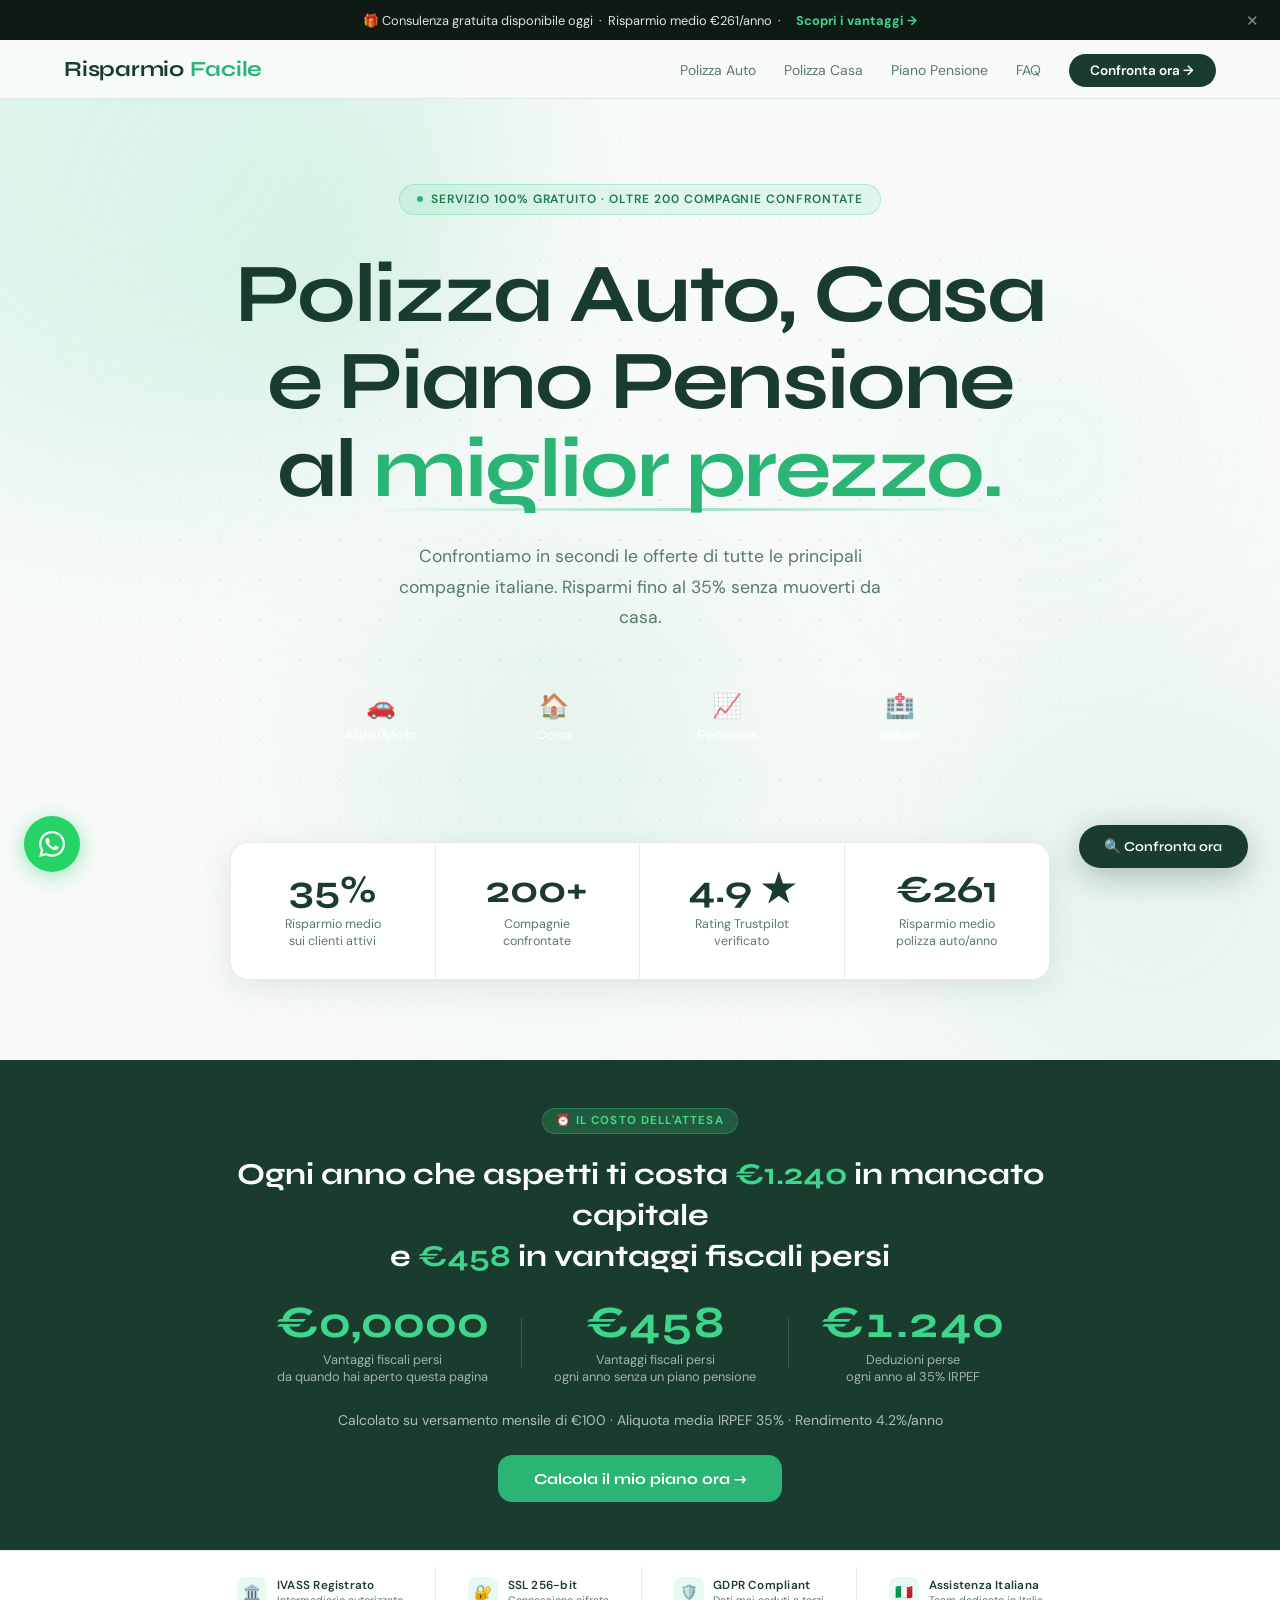
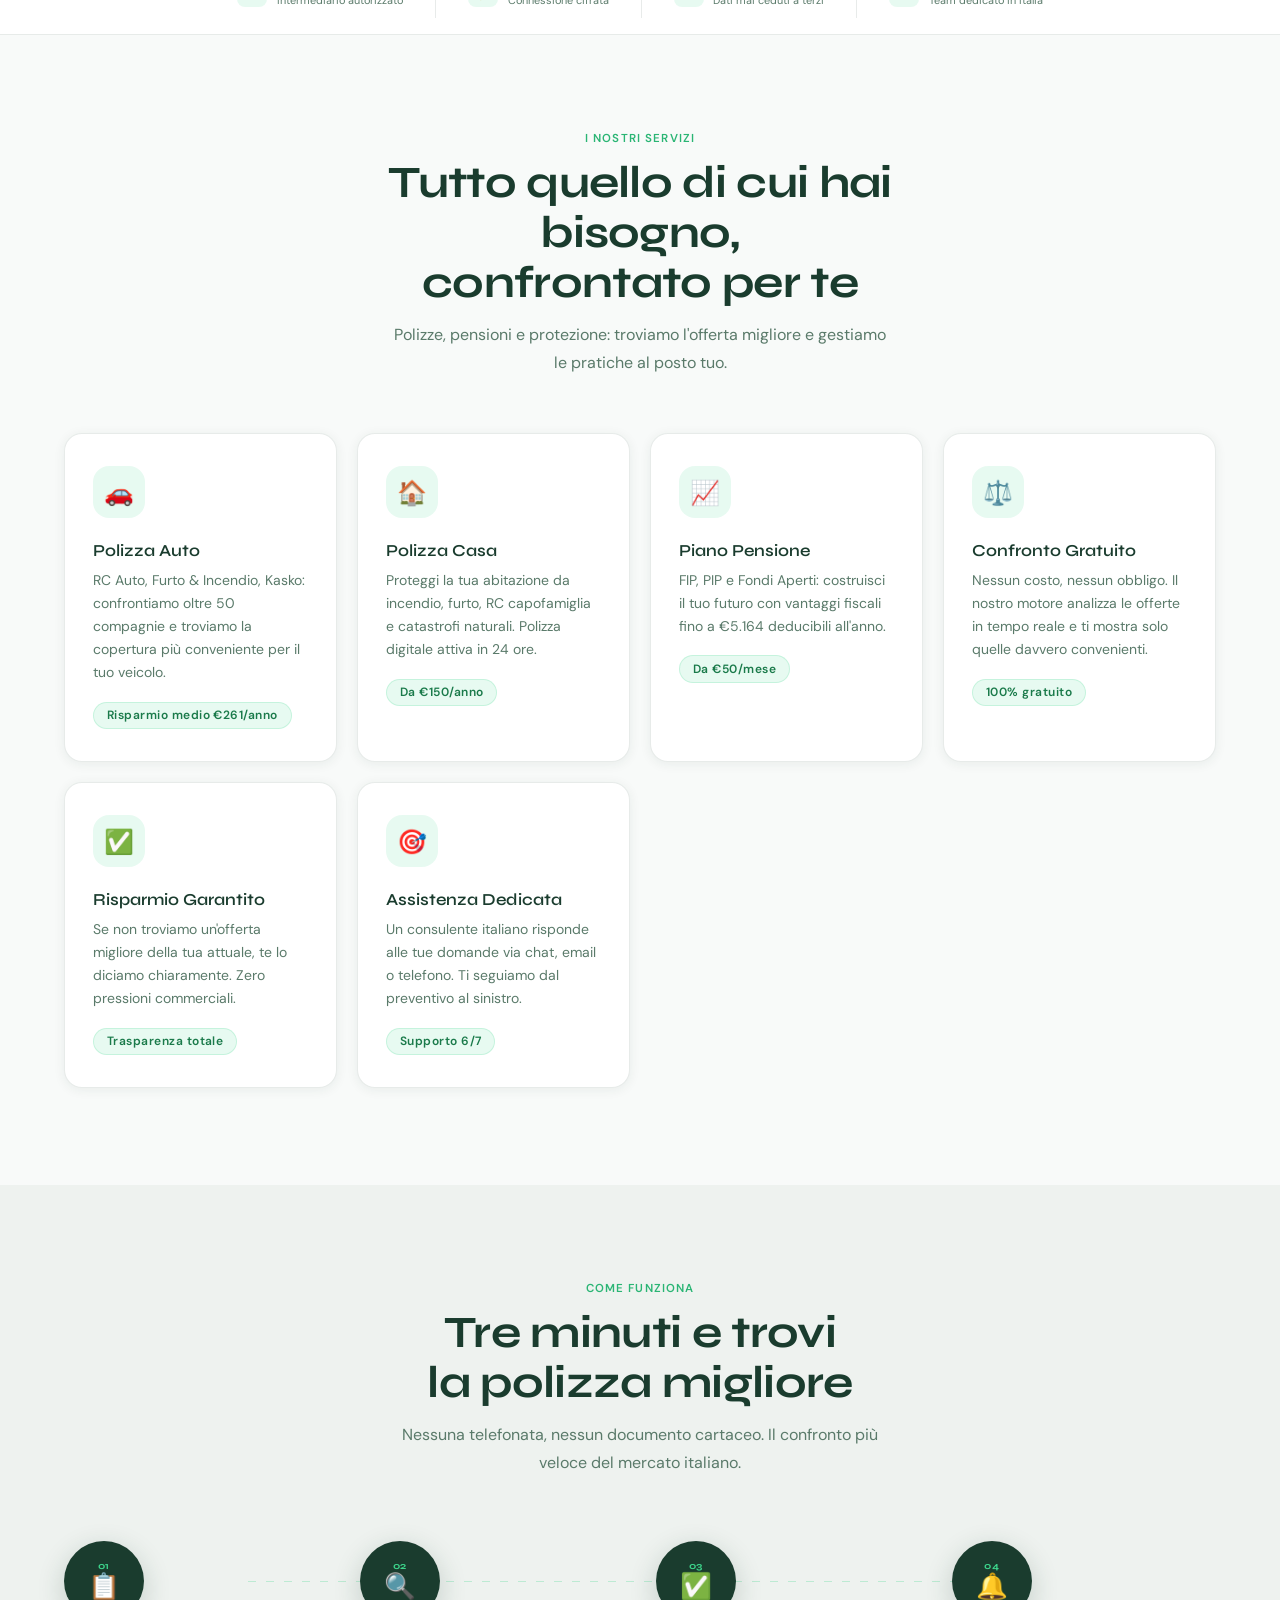
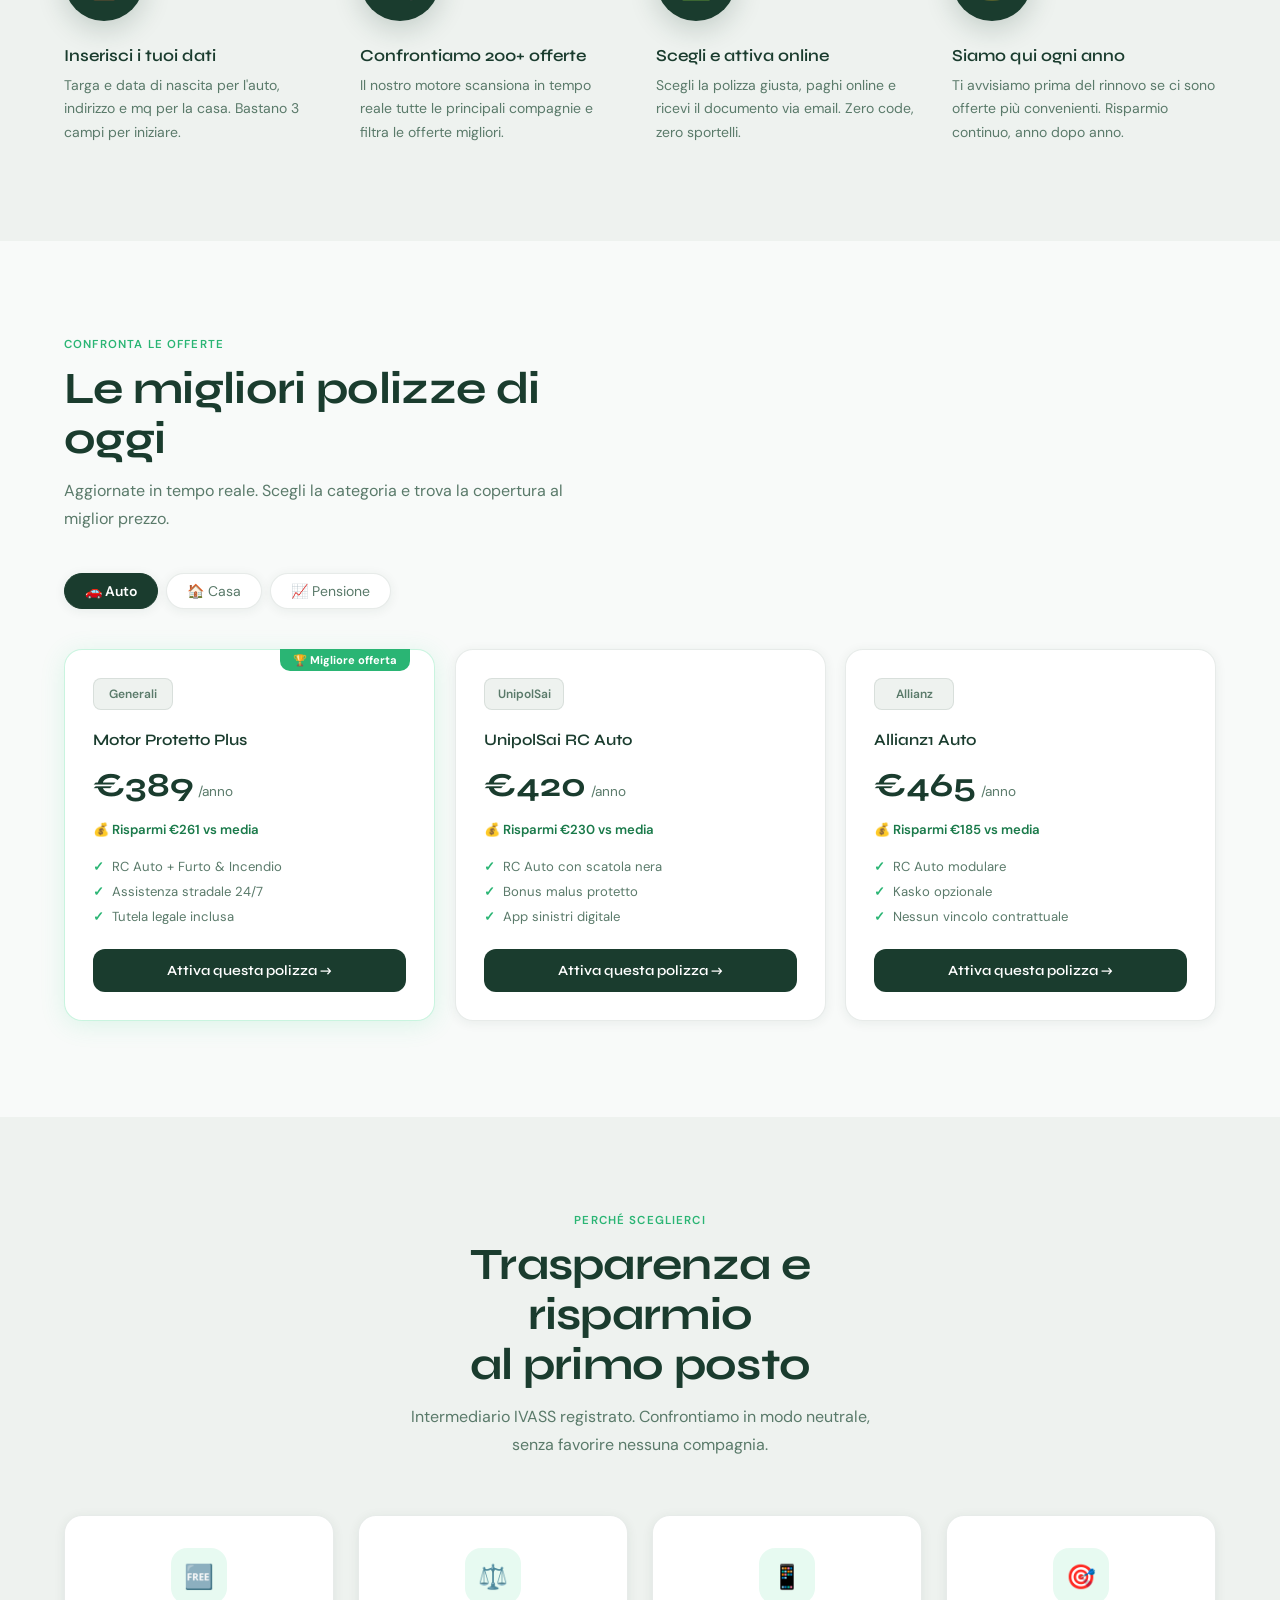
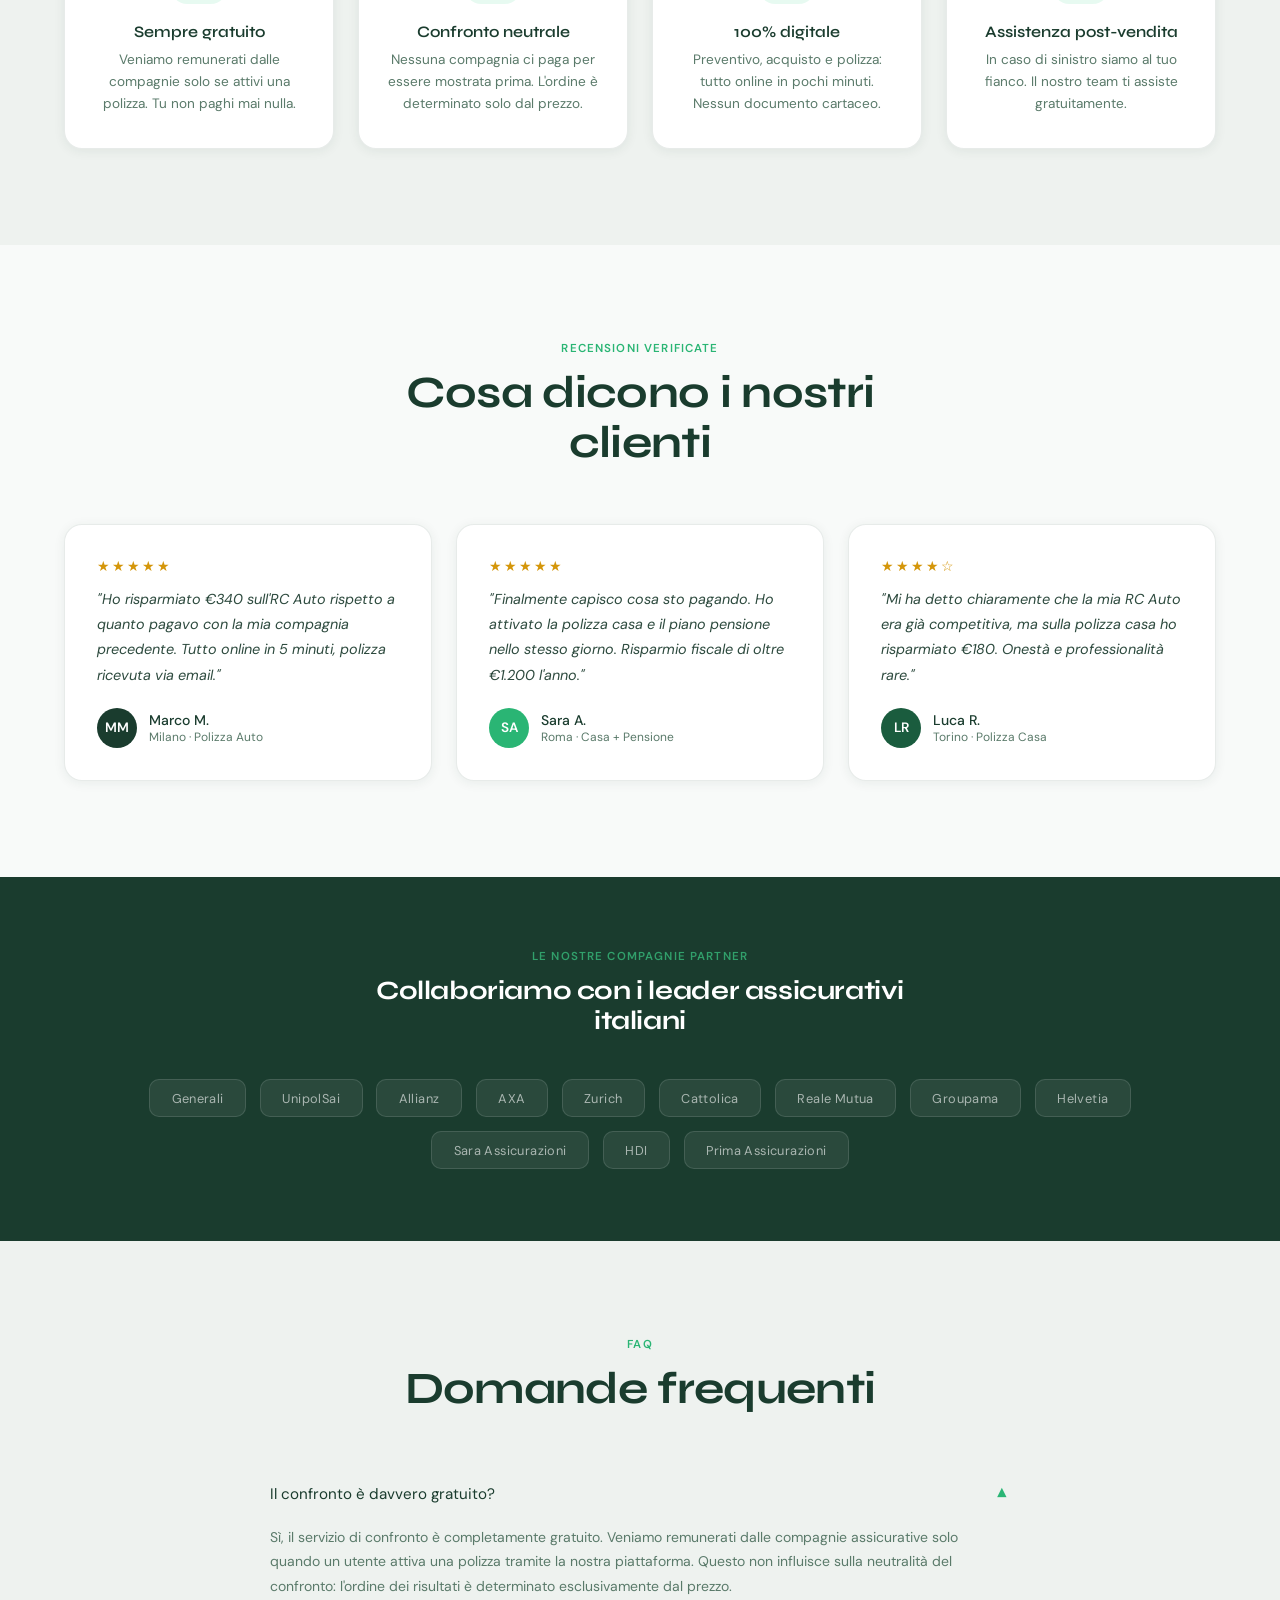
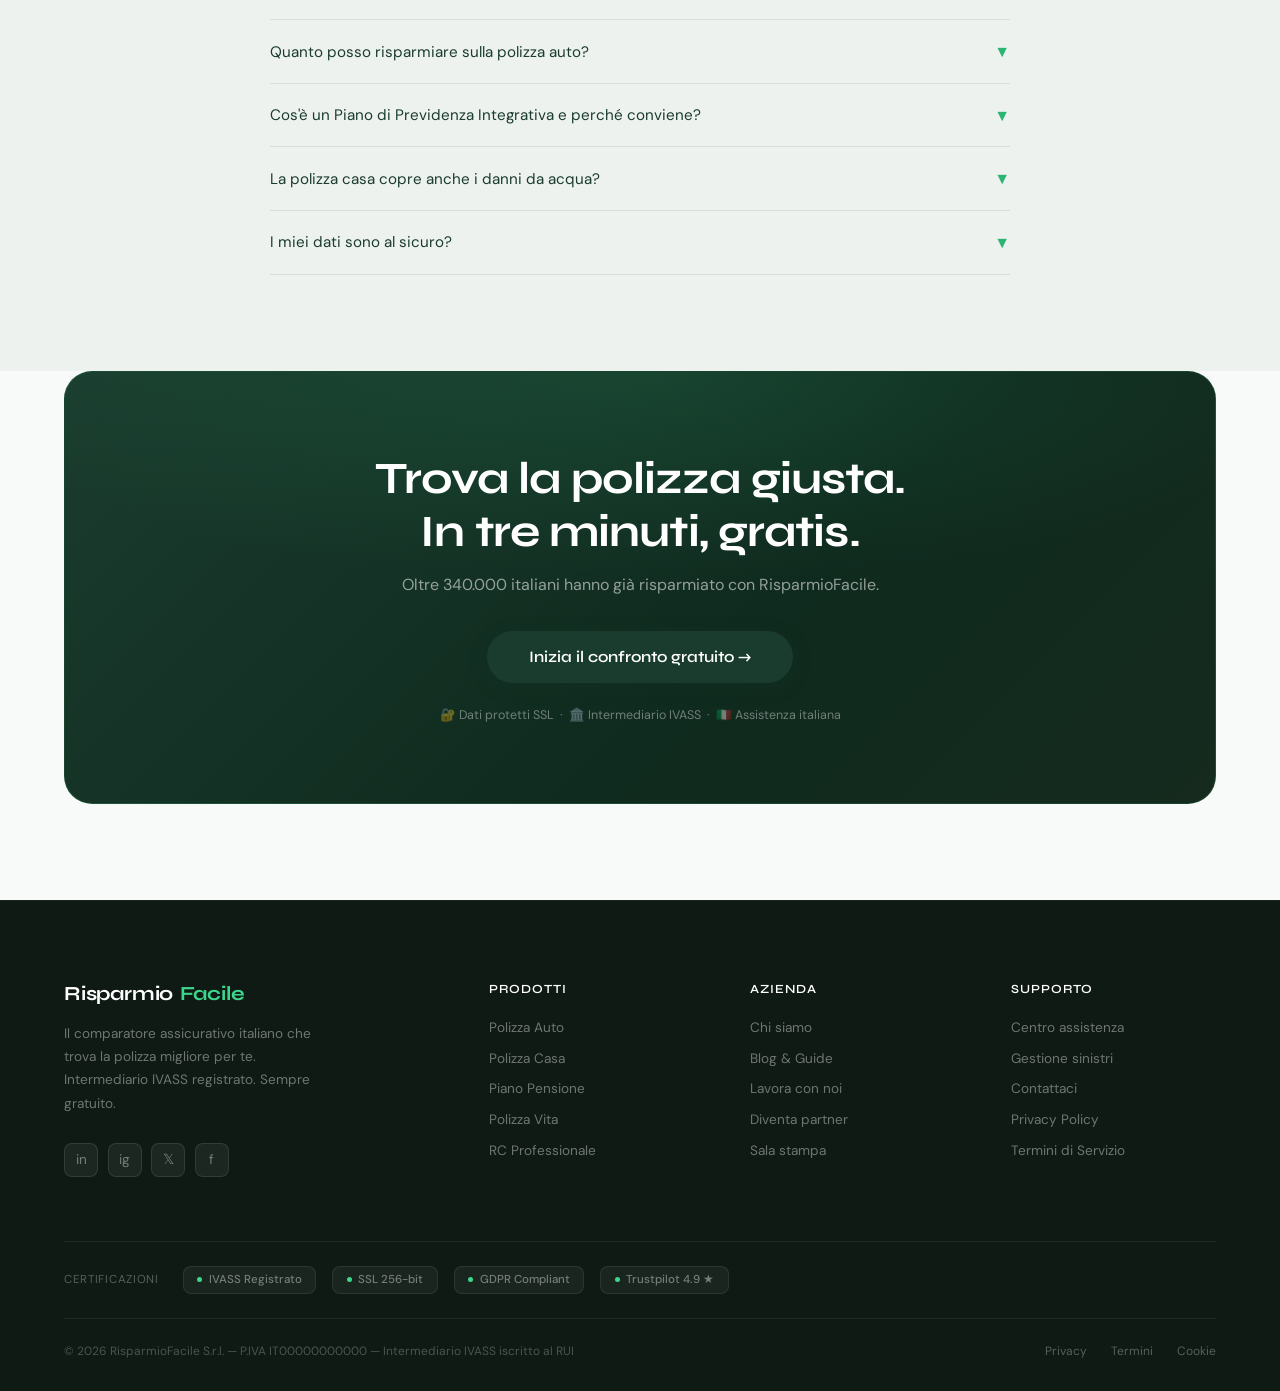
<file: index.html>
<!DOCTYPE html>
<html lang="it">
<head>
<meta charset="UTF-8">
<meta name="viewport" content="width=device-width, initial-scale=1.0">
<title>RisparmioFacile – Polizze Auto, Casa e Piano Pensione</title>
<link rel="preconnect" href="https://fonts.googleapis.com">
<link href="https://fonts.googleapis.com/css2?family=Syne:wght@400;600;700;800&family=DM+Sans:ital,wght@0,300;0,400;0,500;1,300&display=swap" rel="stylesheet">
<link rel="stylesheet" href="style.css">
<style>
  /* ── HERO SELECTOR ── */
  .hero-selector { margin-top: 2.5rem; width: 100%; max-width: 680px; }
  .hs-btns { display: grid; grid-template-columns: repeat(4,1fr); gap: .75rem; }
  .hs-btn {
    background: rgba(255,255,255,.08); border: 1.5px solid rgba(255,255,255,.18);
    border-radius: var(--radius); padding: 1.1rem .5rem; cursor: pointer;
    font-family: 'Syne', sans-serif; font-size: .82rem; font-weight: 600;
    color: rgba(255,255,255,.85); display: flex; flex-direction: column;
    align-items: center; gap: .4rem; transition: all .2s;
    backdrop-filter: blur(8px);
  }
  .hs-btn:hover, .hs-btn.active {
    background: rgba(61,214,140,.18); border-color: var(--green);
    color: #fff; transform: translateY(-2px);
  }
  .hs-btn-icon { font-size: 1.5rem; }
  .hs-form {
    display: none; background: rgba(255,255,255,.07); backdrop-filter: blur(12px);
    border: 1px solid rgba(255,255,255,.15); border-radius: var(--radius);
    padding: 1.5rem; margin-top: .75rem;
    animation: fadeUp .25s ease-out;
  }
  .hs-form.show { display: block; }
  .hs-form-row { display: grid; grid-template-columns: 1fr 1fr; gap: .75rem; margin-bottom: .75rem; }
  .hs-form-row.single { grid-template-columns: 1fr; }
  .hs-form input, .hs-form select {
    padding: .7rem .9rem; border-radius: 10px;
    border: 1px solid rgba(255,255,255,.2); background: rgba(255,255,255,.1);
    font-family: 'DM Sans', sans-serif; font-size: .9rem; color: #fff;
    outline: none; width: 100%;
    transition: border-color .2s, background .2s;
  }
  .hs-form input::placeholder { color: rgba(255,255,255,.5); }
  .hs-form input:focus, .hs-form select:focus {
    border-color: var(--green); background: rgba(255,255,255,.15);
  }
  .hs-form select option { color: var(--text); background: #fff; }
  .hs-form-btn {
    width: 100%; padding: .9rem; border-radius: 12px;
    background: var(--green-dark); color: #fff; border: none;
    font-family: 'Syne', sans-serif; font-weight: 700; font-size: .95rem;
    cursor: pointer; transition: background .2s, transform .15s;
  }
  .hs-form-btn:hover { background: #22a065; transform: translateY(-1px); }

  /* ── URGENCY SECTION ── */
  .urgency-bar {
    background: var(--primary); padding: 3rem 5vw; text-align: center;
  }
  .urgency-inner { max-width: 820px; margin: 0 auto; }
  .urgency-tag {
    display: inline-block; background: rgba(61,214,140,.2); color: var(--green);
    font-size: .72rem; font-weight: 700; letter-spacing: .1em; text-transform: uppercase;
    padding: .3rem .85rem; border-radius: 50px; border: 1px solid rgba(61,214,140,.3);
    margin-bottom: 1.25rem;
  }
  .urgency-title {
    font-family: 'Syne', sans-serif; font-size: clamp(1.3rem, 3vw, 1.9rem);
    font-weight: 700; color: #fff; line-height: 1.35; margin-bottom: .75rem;
  }
  .urgency-title .urg-accent { color: var(--green); }
  .urgency-counter-wrap { display: flex; align-items: center; justify-content: center; gap: 2rem; margin: 1.5rem 0; flex-wrap: wrap; }
  .urg-stat { text-align: center; }
  .urg-num {
    font-family: 'Syne', sans-serif; font-size: clamp(2rem,4vw,2.8rem);
    font-weight: 700; color: var(--green); display: block; line-height: 1;
    font-variant-numeric: tabular-nums;
  }
  .urg-lbl { font-size: .8rem; color: rgba(255,255,255,.6); margin-top: .3rem; display: block; }
  .urg-sep { width: 1px; height: 50px; background: rgba(255,255,255,.15); }
  .urgency-sub { color: rgba(255,255,255,.65); font-size: .875rem; margin-bottom: 1.5rem; line-height: 1.6; }
  .urgency-cta { display: inline-block; background: var(--green-dark); color: #fff; padding: .9rem 2.2rem; border-radius: 14px; font-family: 'Syne', sans-serif; font-weight: 700; font-size: .95rem; text-decoration: none; transition: background .2s, transform .15s; }
  .urgency-cta:hover { background: #22a065; transform: translateY(-2px); }

  /* ── SERVICES ── */
  #servizi { background: var(--bg); }
  .services-grid {
    display: grid; grid-template-columns: repeat(auto-fill, minmax(270px,1fr));
    gap: 1.25rem; margin-top: 3.5rem;
  }
  .service-card {
    background: var(--bg-card); border: 1px solid var(--border);
    border-radius: var(--radius); padding: 2rem 1.75rem;
    cursor: pointer; box-shadow: var(--shadow-sm);
    transition: transform .3s cubic-bezier(.22,.68,0,1.2), border-color .25s, box-shadow .3s;
    position: relative; overflow: hidden; will-change: transform;
  }
  .service-card::before {
    content: ''; position: absolute; top: 0; left: 0; right: 0; height: 2px;
    background: linear-gradient(90deg,transparent,var(--green),transparent);
    opacity: 0; transition: opacity .3s;
  }
  .service-card:hover { transform: translateY(-8px); border-color: var(--border-green); box-shadow: var(--shadow-lg); }
  .service-card:hover::before { opacity: 1; }
  .service-icon {
    width: 52px; height: 52px; background: var(--green-soft); border-radius: 16px;
    display: flex; align-items: center; justify-content: center;
    font-size: 1.5rem; margin-bottom: 1.35rem;
    transition: background .25s, transform .25s;
  }
  .service-card:hover .service-icon { background: rgba(61,214,140,.22); transform: scale(1.08); }
  .service-card h3 { font-family:'Syne',sans-serif; font-weight:600; font-size:1.05rem; margin-bottom:.5rem; color:var(--text); }
  .service-card p { color:var(--text-muted); font-size:.875rem; line-height:1.65; }
  .savings-tag {
    display: inline-block; margin-top: 1.1rem;
    background: rgba(61,214,140,.12); color: #1a7a4a;
    font-size: .75rem; font-weight: 600; letter-spacing: .04em;
    padding: .3rem .8rem; border-radius: 50px; border: 1px solid rgba(61,214,140,.2);
  }

  /* ── HOW IT WORKS ── */
  .how-section { background: var(--bg-alt); }
  .steps-grid {
    display: grid; grid-template-columns: repeat(auto-fill,minmax(240px,1fr));
    gap: 2rem; margin-top: 4rem; position: relative;
  }
  .steps-grid::before {
    content: ''; position: absolute; top: 40px;
    left: calc(12.5% + 40px); right: calc(12.5% + 40px); height: 1px;
    background: repeating-linear-gradient(90deg,var(--border-green) 0,var(--border-green) 8px,transparent 8px,transparent 18px);
  }
  .step-v2 { display:flex; flex-direction:column; align-items:flex-start; }
  .step-circle {
    width:80px; height:80px; background:var(--primary); border-radius:50%;
    display:flex; flex-direction:column; align-items:center; justify-content:center;
    margin-bottom:1.5rem; box-shadow:0 8px 28px rgba(26,60,46,.2); flex-shrink:0;
  }
  .step-circle-num { font-family:'Syne',sans-serif; font-size:.62rem; font-weight:700; color:var(--green); letter-spacing:.08em; line-height:1; }
  .step-circle-icon { font-size:1.6rem; line-height:1; margin-top:2px; }
  .step-v2 h3 { font-family:'Syne',sans-serif; font-size:1.05rem; font-weight:600; margin-bottom:.5rem; color:var(--text); }
  .step-v2 p { color:var(--text-muted); font-size:.875rem; line-height:1.7; }

  /* ── COMPARE ── */
  .compare-section { background: var(--bg); }
  .tab-bar { display:flex; gap:.5rem; flex-wrap:wrap; margin-top:2.5rem; margin-bottom:2.5rem; }
  .tab-btn {
    padding:.5rem 1.25rem; border-radius:50px; background:var(--bg-card);
    border:1px solid var(--border); color:var(--text-muted); font-size:.875rem;
    font-weight:400; cursor:pointer; transition:all .2s; font-family:'DM Sans',sans-serif;
    box-shadow:var(--shadow-sm);
  }
  .tab-btn.active,.tab-btn:hover { background:var(--primary); color:#fff; border-color:var(--primary); font-weight:600; }
  .offers-grid { display:grid; grid-template-columns:repeat(auto-fill,minmax(280px,1fr)); gap:1.25rem; }
  .offer-card {
    background:var(--bg-card); border:1px solid var(--border); border-radius:var(--radius);
    padding:1.75rem; box-shadow:var(--shadow-sm);
    transition:transform .3s cubic-bezier(.22,.68,0,1.2),border-color .25s,box-shadow .3s;
    position:relative; will-change:transform;
  }
  .offer-card.featured { border-color:var(--border-green); box-shadow:0 4px 24px rgba(61,214,140,.15); }
  .offer-card.featured::after {
    content:'🏆 Migliore offerta'; position:absolute; top:-1px; right:1.5rem;
    background:var(--green-dark); color:#fff; font-size:.7rem; font-weight:700;
    padding:.25rem .8rem; border-radius:0 0 10px 10px;
  }
  .offer-card:hover { transform:translateY(-5px); border-color:var(--border-green); box-shadow:var(--shadow-lg); }
  .offer-logo {
    width:80px; height:32px; background:var(--bg-alt); border-radius:8px;
    display:flex; align-items:center; justify-content:center;
    font-size:.75rem; font-weight:600; color:var(--text-muted);
    margin-bottom:1.25rem; border:1px solid var(--border);
  }
  .offer-card h4 { font-family:'Syne',sans-serif; font-size:1rem; font-weight:600; margin-bottom:.3rem; color:var(--text); }
  .offer-price { display:flex; align-items:baseline; gap:.3rem; margin:1rem 0; }
  .offer-price .amount { font-family:'Syne',sans-serif; font-size:2.1rem; font-weight:700; color:var(--text); }
  .offer-price .period { color:var(--text-muted); font-size:.85rem; }
  .offer-saving { font-size:.82rem; color:#1a7a4a; font-weight:600; margin-bottom:1rem; }
  .offer-features { list-style:none; margin-bottom:1.25rem; }
  .offer-features li { font-size:.82rem; color:var(--text-muted); padding:.25rem 0; display:flex; align-items:center; gap:.5rem; }
  .offer-features li::before { content:'✓'; color:var(--green-dark); font-weight:700; }
  .btn-offer {
    display:block; text-align:center; background:var(--primary); color:#fff;
    font-family:'Syne',sans-serif; font-weight:600; font-size:.875rem;
    padding:.8rem; border-radius:12px; cursor:pointer; border:none; width:100%;
    transition:transform .2s,box-shadow .2s,background .2s; text-decoration:none;
  }
  .btn-offer:hover { background:var(--green-dark); transform:translateY(-2px); box-shadow:0 8px 24px rgba(26,60,46,.2); }

  /* ── WHY ── */
  .why-section { background: var(--bg-alt); }
  .why-grid { display:grid; grid-template-columns:repeat(auto-fill,minmax(230px,1fr)); gap:1.5rem; margin-top:3.5rem; }
  .why-item {
    background:var(--bg-card); border:1px solid var(--border); border-radius:var(--radius);
    padding:2rem 1.75rem; text-align:center; box-shadow:var(--shadow-sm);
    transition:transform .3s cubic-bezier(.22,.68,0,1.2),box-shadow .3s; will-change:transform;
  }
  .why-item:hover { transform:translateY(-6px); box-shadow:var(--shadow-lg); border-color:var(--border-green); }
  .why-icon { width:56px; height:56px; background:var(--green-soft); border-radius:16px; display:flex; align-items:center; justify-content:center; font-size:1.5rem; margin:0 auto 1.1rem; }
  .why-item h4 { font-family:'Syne',sans-serif; font-weight:600; font-size:1rem; margin-bottom:.5rem; color:var(--text); }
  .why-item p { color:var(--text-muted); font-size:.85rem; line-height:1.65; }

  /* ── TESTIMONIALS ── */
  .testimonials-grid { display:grid; grid-template-columns:repeat(auto-fill,minmax(300px,1fr)); gap:1.5rem; margin-top:3.5rem; }
  .testimonial {
    background:var(--bg-card); border:1px solid var(--border); border-radius:var(--radius);
    padding:2rem; box-shadow:var(--shadow-sm);
    transition:transform .3s cubic-bezier(.22,.68,0,1.2),box-shadow .3s; will-change:transform;
  }
  .testimonial:hover { transform:translateY(-5px); box-shadow:var(--shadow-lg); border-color:var(--border-green); }
  .stars { color:#d4960a; margin-bottom:.75rem; font-size:.9rem; letter-spacing:2px; }
  .testimonial blockquote { font-style:italic; color:var(--text-2); font-size:.9rem; line-height:1.75; font-weight:400; margin-bottom:1.25rem; }
  .author { display:flex; align-items:center; gap:.75rem; }
  .author-avatar { width:40px; height:40px; border-radius:50%; display:flex; align-items:center; justify-content:center; font-weight:600; font-size:.85rem; color:#fff; flex-shrink:0; }
  .author-name { font-size:.875rem; font-weight:500; color:var(--text); }
  .author-loc  { font-size:.75rem; color:var(--text-muted); }

  /* ── FAQ ── */
  #faq { background:var(--bg-alt); }
  .faq-list { max-width:740px; margin:3rem auto 0; }
  .faq-item { border-bottom:1px solid var(--border); overflow:hidden; }
  .faq-question {
    width:100%; background:none; border:none; display:flex; align-items:center;
    justify-content:space-between; padding:1.3rem 0; cursor:pointer;
    font-family:'DM Sans',sans-serif; font-size:.95rem; font-weight:400;
    color:var(--text); text-align:left; transition:color .2s;
  }
  .faq-question:hover { color:var(--green-dark); }
  .faq-chevron { font-size:1rem; color:var(--green-dark); transition:transform .3s; flex-shrink:0; margin-left:1rem; }
  .faq-item.open .faq-chevron { transform:rotate(180deg); }
  .faq-answer { max-height:0; overflow:hidden; transition:max-height .35s ease; color:var(--text-muted); font-size:.875rem; line-height:1.75; }
  .faq-answer p { padding-bottom:1.3rem; }
  .faq-item.open .faq-answer { max-height:300px; }

  @media(max-width:900px){ .steps-grid::before{display:none} }
</style>
</head>
<body>

<!-- NAV -->
<nav>
  <a class="logo" href="index.html">Risparmio<span>Facile</span></a>
  <ul>
    <li><a href="polizza-auto.html">Polizza Auto</a></li>
    <li><a href="polizza-casa.html">Polizza Casa</a></li>
    <li><a href="piano-pensione.html">Piano Pensione</a></li>
    <li><a href="#faq">FAQ</a></li>
    <li><a href="#inizia" class="nav-cta">Confronta ora →</a></li>
  </ul>
</nav>

<!-- HERO -->
<section class="hero">
  <div class="hero-grid"></div>
  <div class="blob blob-1"></div><div class="blob blob-2"></div>
  <div class="blob blob-3"></div><div class="blob blob-4"></div><div class="blob blob-5"></div>

  <div class="hero-eyebrow"><span class="dot"></span>Servizio 100% gratuito · Oltre 200 compagnie confrontate</div>

  <h1>Polizza Auto, Casa<br>e Piano Pensione<br>al <span class="hero-accent">miglior prezzo.</span></h1>

  <p class="hero-sub">Confrontiamo in secondi le offerte di tutte le principali compagnie italiane. Risparmi fino al 35% senza muoverti da casa.</p>

  <!-- HERO SELECTOR -->
  <div class="hero-selector">
    <div class="hs-btns">
      <button class="hs-btn" onclick="selectCategory('auto',this)"><span class="hs-btn-icon">🚗</span>Auto/Moto</button>
      <button class="hs-btn" onclick="selectCategory('casa',this)"><span class="hs-btn-icon">🏠</span>Casa</button>
      <button class="hs-btn" onclick="selectCategory('pensione',this)"><span class="hs-btn-icon">📈</span>Pensione</button>
      <button class="hs-btn" onclick="selectCategory('salute',this)"><span class="hs-btn-icon">🏥</span>Salute</button>
    </div>

    <div id="hs-auto" class="hs-form">
      <div class="hs-form-row">
        <input type="text" id="hs-targa" placeholder="Targa (es. AB123CD)" maxlength="7" style="text-transform:uppercase">
        <input type="text" id="hs-cap-auto" placeholder="CAP di residenza" maxlength="5">
      </div>
      <button class="hs-form-btn" onclick="goToAuto()">Calcola risparmio gratis →</button>
    </div>

    <div id="hs-casa" class="hs-form">
      <div class="hs-form-row">
        <input type="text" id="hs-cap-casa" placeholder="CAP dell'abitazione" maxlength="5">
        <input type="number" id="hs-mq" placeholder="Superficie (mq)" min="20" max="500">
      </div>
      <button class="hs-form-btn" onclick="goToCasa()">Calcola risparmio gratis →</button>
    </div>

    <div id="hs-pensione" class="hs-form">
      <div class="hs-form-row">
        <input type="number" id="hs-eta" placeholder="La tua età" min="18" max="65">
        <input type="number" id="hs-versamento" placeholder="Versamento mensile (€)" min="50">
      </div>
      <button class="hs-form-btn" onclick="goToPensione()">Calcola il mio piano →</button>
    </div>

    <div id="hs-salute" class="hs-form">
      <div class="hs-form-row">
        <input type="number" id="hs-eta-salute" placeholder="La tua età" min="18" max="80">
        <select id="hs-nucleo">
          <option value="">Nucleo familiare</option>
          <option value="solo">Solo</option>
          <option value="coppia">Coppia</option>
          <option value="famiglia">Famiglia con figli</option>
        </select>
      </div>
      <button class="hs-form-btn" onclick="goToSalute()">Calcola risparmio gratis →</button>
    </div>
  </div>

  <div class="hero-stats">
    <div class="hstat">
      <span class="hstat-num" data-target="35" data-suffix="%">0</span>
      <span class="hstat-label">Risparmio medio<br>sui clienti attivi</span>
    </div>
    <div class="hstat">
      <span class="hstat-num" data-target="200" data-suffix="+">0</span>
      <span class="hstat-label">Compagnie<br>confrontate</span>
    </div>
    <div class="hstat">
      <span class="hstat-num" data-target="4.9" data-suffix=" ★" data-float>0</span>
      <span class="hstat-label">Rating Trustpilot<br>verificato</span>
    </div>
    <div class="hstat">
      <span class="hstat-num" data-prefix="€" data-target="261">0</span>
      <span class="hstat-label">Risparmio medio<br>polizza auto/anno</span>
    </div>
  </div>
</section>

<!-- URGENCY PENSIONE -->
<div class="urgency-bar">
  <div class="urgency-inner">
    <span class="urgency-tag">⏰ Il costo dell'attesa</span>
    <h2 class="urgency-title">Ogni anno che aspetti ti costa <span class="urg-accent" id="urg-capitale">€0</span> in mancato capitale<br>e <span class="urg-accent" id="urg-fiscale">€0</span> in vantaggi fiscali persi</h2>
    <div class="urgency-counter-wrap">
      <div class="urg-stat">
        <span class="urg-num" id="urg-live-euro">€0,00</span>
        <span class="urg-lbl">Vantaggi fiscali persi<br>da quando hai aperto questa pagina</span>
      </div>
      <div class="urg-sep"></div>
      <div class="urg-stat">
        <span class="urg-num">€458</span>
        <span class="urg-lbl">Vantaggi fiscali persi<br>ogni anno senza un piano pensione</span>
      </div>
      <div class="urg-sep"></div>
      <div class="urg-stat">
        <span class="urg-num">€1.240</span>
        <span class="urg-lbl">Deduzioni perse<br>ogni anno al 35% IRPEF</span>
      </div>
    </div>
    <p class="urgency-sub">Calcolato su versamento mensile di €100 · Aliquota media IRPEF 35% · Rendimento 4.2%/anno</p>
    <a href="piano-pensione.html" class="urgency-cta">Calcola il mio piano ora →</a>
  </div>
</div>

<!-- TRUST BAR -->
<div class="trust-bar">
  <div class="tb-item"><div class="tb-icon">🏛️</div><div><span class="tb-label">IVASS Registrato</span><span class="tb-sub">Intermediario autorizzato</span></div></div>
  <div class="tb-item"><div class="tb-icon">🔐</div><div><span class="tb-label">SSL 256-bit</span><span class="tb-sub">Connessione cifrata</span></div></div>
  <div class="tb-item"><div class="tb-icon">🛡️</div><div><span class="tb-label">GDPR Compliant</span><span class="tb-sub">Dati mai ceduti a terzi</span></div></div>
  <div class="tb-item"><div class="tb-icon">🇮🇹</div><div><span class="tb-label">Assistenza Italiana</span><span class="tb-sub">Team dedicato in Italia</span></div></div>
</div>

<!-- SERVICES -->
<section id="servizi">
  <div class="centered">
    <span class="section-label">I nostri servizi</span>
    <h2 class="section-title">Tutto quello di cui hai bisogno,<br>confrontato per te</h2>
    <p class="section-sub">Polizze, pensioni e protezione: troviamo l'offerta migliore e gestiamo le pratiche al posto tuo.</p>
  </div>

  <div class="services-grid">
    <div class="service-card reveal">
      <div class="service-icon">🚗</div>
      <h3>Polizza Auto</h3>
      <p>RC Auto, Furto & Incendio, Kasko: confrontiamo oltre 50 compagnie e troviamo la copertura più conveniente per il tuo veicolo.</p>
      <span class="savings-tag">Risparmio medio €261/anno</span>
    </div>
    <div class="service-card reveal">
      <div class="service-icon">🏠</div>
      <h3>Polizza Casa</h3>
      <p>Proteggi la tua abitazione da incendio, furto, RC capofamiglia e catastrofi naturali. Polizza digitale attiva in 24 ore.</p>
      <span class="savings-tag">Da €150/anno</span>
    </div>
    <div class="service-card reveal">
      <div class="service-icon">📈</div>
      <h3>Piano Pensione</h3>
      <p>FIP, PIP e Fondi Aperti: costruisci il tuo futuro con vantaggi fiscali fino a €5.164 deducibili all'anno.</p>
      <span class="savings-tag">Da €50/mese</span>
    </div>
    <div class="service-card reveal">
      <div class="service-icon">⚖️</div>
      <h3>Confronto Gratuito</h3>
      <p>Nessun costo, nessun obbligo. Il nostro motore analizza le offerte in tempo reale e ti mostra solo quelle davvero convenienti.</p>
      <span class="savings-tag">100% gratuito</span>
    </div>
    <div class="service-card reveal">
      <div class="service-icon">✅</div>
      <h3>Risparmio Garantito</h3>
      <p>Se non troviamo un'offerta migliore della tua attuale, te lo diciamo chiaramente. Zero pressioni commerciali.</p>
      <span class="savings-tag">Trasparenza totale</span>
    </div>
    <div class="service-card reveal">
      <div class="service-icon">🎯</div>
      <h3>Assistenza Dedicata</h3>
      <p>Un consulente italiano risponde alle tue domande via chat, email o telefono. Ti seguiamo dal preventivo al sinistro.</p>
      <span class="savings-tag">Supporto 6/7</span>
    </div>
  </div>
</section>

<!-- HOW IT WORKS -->
<section id="come-funziona" class="how-section">
  <div class="centered">
    <span class="section-label">Come funziona</span>
    <h2 class="section-title">Tre minuti e trovi<br>la polizza migliore</h2>
    <p class="section-sub">Nessuna telefonata, nessun documento cartaceo. Il confronto più veloce del mercato italiano.</p>
  </div>
  <div class="steps-grid">
    <div class="step-v2 reveal">
      <div class="step-circle"><span class="step-circle-num">01</span><span class="step-circle-icon">📋</span></div>
      <h3>Inserisci i tuoi dati</h3>
      <p>Targa e data di nascita per l'auto, indirizzo e mq per la casa. Bastano 3 campi per iniziare.</p>
    </div>
    <div class="step-v2 reveal">
      <div class="step-circle"><span class="step-circle-num">02</span><span class="step-circle-icon">🔍</span></div>
      <h3>Confrontiamo 200+ offerte</h3>
      <p>Il nostro motore scansiona in tempo reale tutte le principali compagnie e filtra le offerte migliori.</p>
    </div>
    <div class="step-v2 reveal">
      <div class="step-circle"><span class="step-circle-num">03</span><span class="step-circle-icon">✅</span></div>
      <h3>Scegli e attiva online</h3>
      <p>Scegli la polizza giusta, paghi online e ricevi il documento via email. Zero code, zero sportelli.</p>
    </div>
    <div class="step-v2 reveal">
      <div class="step-circle"><span class="step-circle-num">04</span><span class="step-circle-icon">🔔</span></div>
      <h3>Siamo qui ogni anno</h3>
      <p>Ti avvisiamo prima del rinnovo se ci sono offerte più convenienti. Risparmio continuo, anno dopo anno.</p>
    </div>
  </div>
</section>

<!-- OFFERS -->
<section id="offerte" class="compare-section">
  <span class="section-label">Confronta le offerte</span>
  <h2 class="section-title">Le migliori polizze di oggi</h2>
  <p class="section-sub">Aggiornate in tempo reale. Scegli la categoria e trova la copertura al miglior prezzo.</p>

  <div class="tab-bar">
    <button class="tab-btn active" onclick="filterOffers('auto',event)">🚗 Auto</button>
    <button class="tab-btn" onclick="filterOffers('casa',event)">🏠 Casa</button>
    <button class="tab-btn" onclick="filterOffers('pensione',event)">📈 Pensione</button>
  </div>
  <div class="offers-grid" id="offers-container"></div>
</section>

<!-- WHY US -->
<section class="why-section centered">
  <span class="section-label">Perché sceglierci</span>
  <h2 class="section-title">Trasparenza e risparmio<br>al primo posto</h2>
  <p class="section-sub">Intermediario IVASS registrato. Confrontiamo in modo neutrale, senza favorire nessuna compagnia.</p>
  <div class="why-grid">
    <div class="why-item reveal"><div class="why-icon">🆓</div><h4>Sempre gratuito</h4><p>Veniamo remunerati dalle compagnie solo se attivi una polizza. Tu non paghi mai nulla.</p></div>
    <div class="why-item reveal"><div class="why-icon">⚖️</div><h4>Confronto neutrale</h4><p>Nessuna compagnia ci paga per essere mostrata prima. L'ordine è determinato solo dal prezzo.</p></div>
    <div class="why-item reveal"><div class="why-icon">📱</div><h4>100% digitale</h4><p>Preventivo, acquisto e polizza: tutto online in pochi minuti. Nessun documento cartaceo.</p></div>
    <div class="why-item reveal"><div class="why-icon">🎯</div><h4>Assistenza post-vendita</h4><p>In caso di sinistro siamo al tuo fianco. Il nostro team ti assiste gratuitamente.</p></div>
  </div>
</section>

<!-- TESTIMONIALS -->
<section style="background:var(--bg)">
  <div class="centered">
    <span class="section-label">Recensioni verificate</span>
    <h2 class="section-title">Cosa dicono i nostri clienti</h2>
  </div>
  <div class="testimonials-grid">
    <div class="testimonial reveal">
      <div class="stars">★★★★★</div>
      <blockquote>"Ho risparmiato €340 sull'RC Auto rispetto a quanto pagavo con la mia compagnia precedente. Tutto online in 5 minuti, polizza ricevuta via email."</blockquote>
      <div class="author"><div class="author-avatar" style="background:#1a3c2e">MM</div><div><div class="author-name">Marco M.</div><div class="author-loc">Milano · Polizza Auto</div></div></div>
    </div>
    <div class="testimonial reveal">
      <div class="stars">★★★★★</div>
      <blockquote>"Finalmente capisco cosa sto pagando. Ho attivato la polizza casa e il piano pensione nello stesso giorno. Risparmio fiscale di oltre €1.200 l'anno."</blockquote>
      <div class="author"><div class="author-avatar" style="background:#2ab574">SA</div><div><div class="author-name">Sara A.</div><div class="author-loc">Roma · Casa + Pensione</div></div></div>
    </div>
    <div class="testimonial reveal">
      <div class="stars">★★★★☆</div>
      <blockquote>"Mi ha detto chiaramente che la mia RC Auto era già competitiva, ma sulla polizza casa ho risparmiato €180. Onestà e professionalità rare."</blockquote>
      <div class="author"><div class="author-avatar" style="background:#1a5c3e">LR</div><div><div class="author-name">Luca R.</div><div class="author-loc">Torino · Polizza Casa</div></div></div>
    </div>
  </div>
</section>

<!-- PARTNERS -->
<section class="partners-section" style="padding:4.5rem 5vw">
  <div class="centered">
    <span class="section-label">Le nostre compagnie partner</span>
    <h2 class="section-title" style="font-size:1.65rem;margin:0 auto">Collaboriamo con i leader assicurativi italiani</h2>
  </div>
  <div class="partners-row">
    <div class="partner-chip">Generali</div><div class="partner-chip">UnipolSai</div>
    <div class="partner-chip">Allianz</div><div class="partner-chip">AXA</div>
    <div class="partner-chip">Zurich</div><div class="partner-chip">Cattolica</div>
    <div class="partner-chip">Reale Mutua</div><div class="partner-chip">Groupama</div>
    <div class="partner-chip">Helvetia</div><div class="partner-chip">Sara Assicurazioni</div>
    <div class="partner-chip">HDI</div><div class="partner-chip">Prima Assicurazioni</div>
  </div>
</section>

<!-- FAQ -->
<section id="faq">
  <div class="centered">
    <span class="section-label">FAQ</span>
    <h2 class="section-title">Domande frequenti</h2>
  </div>
  <div class="faq-list">
    <div class="faq-item open">
      <button class="faq-question" onclick="toggleFaq(this)">Il confronto è davvero gratuito?<span class="faq-chevron">▼</span></button>
      <div class="faq-answer"><p>Sì, il servizio di confronto è completamente gratuito. Veniamo remunerati dalle compagnie assicurative solo quando un utente attiva una polizza tramite la nostra piattaforma. Questo non influisce sulla neutralità del confronto: l'ordine dei risultati è determinato esclusivamente dal prezzo.</p></div>
    </div>
    <div class="faq-item">
      <button class="faq-question" onclick="toggleFaq(this)">Quanto posso risparmiare sulla polizza auto?<span class="faq-chevron">▼</span></button>
      <div class="faq-answer"><p>Il risparmio medio dei nostri clienti sulla RC Auto è di €261 all'anno rispetto alla polizza precedente. Il risparmio varia in base a età del guidatore, tipologia di veicolo, area geografica e classe di merito. I guidatori giovani e chi risiede nelle grandi città ottengono spesso i risparmi maggiori.</p></div>
    </div>
    <div class="faq-item">
      <button class="faq-question" onclick="toggleFaq(this)">Cos'è un Piano di Previdenza Integrativa e perché conviene?<span class="faq-chevron">▼</span></button>
      <div class="faq-answer"><p>Un piano pensione integrativo (FIP, PIP o Fondo Aperto) ti permette di costruire una rendita aggiuntiva alla pensione pubblica. Il principale vantaggio è fiscale: i versamenti sono deducibili dal reddito fino a €5.164/anno, riducendo concretamente l'IRPEF da pagare. Al momento del riscatto, la tassazione è agevolata al 15% (riducibile fino al 9% dopo 35 anni).</p></div>
    </div>
    <div class="faq-item">
      <button class="faq-question" onclick="toggleFaq(this)">La polizza casa copre anche i danni da acqua?<span class="faq-chevron">▼</span></button>
      <div class="faq-answer"><p>Dipende dalla polizza scelta. La copertura base include solitamente incendio, esplosione e furto. I danni da acqua (rottura tubature, infiltrazioni) rientrano nelle garanzie accessorie. Ti consigliamo di attivare anche la RC Capofamiglia, che copre i danni accidentali causati a terzi.</p></div>
    </div>
    <div class="faq-item">
      <button class="faq-question" onclick="toggleFaq(this)">I miei dati sono al sicuro?<span class="faq-chevron">▼</span></button>
      <div class="faq-answer"><p>Sì. Siamo intermediari assicurativi registrati all'IVASS e rispettiamo pienamente il GDPR. I tuoi dati sono trattati esclusivamente per il calcolo del preventivo e non vengono mai venduti a terzi. Puoi richiedere la cancellazione completa in qualsiasi momento.</p></div>
    </div>
  </div>
</section>

<!-- CTA BANNER -->
<div class="cta-banner" id="inizia">
  <h2>Trova la polizza giusta.<br>In tre minuti, gratis.</h2>
  <p>Oltre 340.000 italiani hanno già risparmiato con RisparmioFacile.</p>
  <a href="#offerte" class="btn-primary" style="font-size:1rem;padding:1.05rem 2.6rem">Inizia il confronto gratuito →</a>
  <div class="cta-trust-note">🔐 Dati protetti SSL &nbsp;·&nbsp; 🏛️ Intermediario IVASS &nbsp;·&nbsp; 🇮🇹 Assistenza italiana</div>
</div>

<!-- FOOTER -->
<footer>
  <div class="footer-top">
    <div class="footer-brand">
      <a class="logo" href="index.html">Risparmio<span>Facile</span></a>
      <p class="footer-tagline">Il comparatore assicurativo italiano che trova la polizza migliore per te. Intermediario IVASS registrato. Sempre gratuito.</p>
      <div class="footer-social">
        <a class="social-btn" href="#" aria-label="LinkedIn">in</a>
        <a class="social-btn" href="#" aria-label="Instagram">ig</a>
        <a class="social-btn" href="#" aria-label="X">𝕏</a>
        <a class="social-btn" href="#" aria-label="Facebook">f</a>
      </div>
    </div>
    <div class="footer-col">
      <h5>Prodotti</h5>
      <ul>
        <li><a href="polizza-auto.html">Polizza Auto</a></li>
        <li><a href="polizza-casa.html">Polizza Casa</a></li>
        <li><a href="piano-pensione.html">Piano Pensione</a></li>
        <li><a href="#">Polizza Vita</a></li>
        <li><a href="#">RC Professionale</a></li>
      </ul>
    </div>
    <div class="footer-col">
      <h5>Azienda</h5>
      <ul>
        <li><a href="#">Chi siamo</a></li>
        <li><a href="#">Blog & Guide</a></li>
        <li><a href="#">Lavora con noi</a></li>
        <li><a href="#">Diventa partner</a></li>
        <li><a href="#">Sala stampa</a></li>
      </ul>
    </div>
    <div class="footer-col">
      <h5>Supporto</h5>
      <ul>
        <li><a href="#">Centro assistenza</a></li>
        <li><a href="#">Gestione sinistri</a></li>
        <li><a href="#">Contattaci</a></li>
        <li><a href="#">Privacy Policy</a></li>
        <li><a href="#">Termini di Servizio</a></li>
      </ul>
    </div>
  </div>
  <div class="footer-trust">
    <span class="ftrust-label">Certificazioni</span>
    <div class="ftrust-badge"><span class="ftb-dot"></span> IVASS Registrato</div>
    <div class="ftrust-badge"><span class="ftb-dot"></span> SSL 256-bit</div>
    <div class="ftrust-badge"><span class="ftb-dot"></span> GDPR Compliant</div>
    <div class="ftrust-badge"><span class="ftb-dot"></span> Trustpilot 4.9 ★</div>
  </div>
  <div class="footer-bottom">
    <p>© 2026 RisparmioFacile S.r.l. — P.IVA IT00000000000 — Intermediario IVASS iscritto al RUI</p>
    <div class="footer-links"><a href="#">Privacy</a><a href="#">Termini</a><a href="#">Cookie</a></div>
  </div>
</footer>

<a class="floating-badge" href="#offerte">🔍 Confronta ora</a>

<script>
/* ── HERO SELECTOR ── */
function selectCategory(cat, btn) {
  document.querySelectorAll('.hs-btn').forEach(b=>b.classList.remove('active'));
  document.querySelectorAll('.hs-form').forEach(f=>f.classList.remove('show'));
  btn.classList.add('active');
  document.getElementById('hs-'+cat).classList.add('show');
}
function goToAuto() {
  const t=document.getElementById('hs-targa').value.trim().toUpperCase();
  const c=document.getElementById('hs-cap-auto').value.trim();
  if(!t||!c){alert('Inserisci targa e CAP per continuare.');return;}
  location.href='polizza-auto.html?targa='+encodeURIComponent(t)+'&cap='+encodeURIComponent(c)+'#preventivo';
}
function goToCasa() {
  const c=document.getElementById('hs-cap-casa').value.trim();
  const m=document.getElementById('hs-mq').value;
  if(!c||!m){alert('Inserisci CAP e superficie per continuare.');return;}
  location.href='polizza-casa.html?cap='+encodeURIComponent(c)+'&mq='+encodeURIComponent(m)+'#preventivo';
}
function goToPensione() {
  const e=document.getElementById('hs-eta').value;
  const v=document.getElementById('hs-versamento').value;
  if(!e||!v){alert('Inserisci età e versamento mensile per continuare.');return;}
  location.href='piano-pensione.html?eta='+encodeURIComponent(e)+'&versamento='+encodeURIComponent(v)+'#simulatore';
}
function goToSalute() {
  alert('Il servizio Salute sarà disponibile a breve. Nel frattempo confronta auto, casa e pensione!');
}

/* ── URGENCY COUNTER ── */
(function(){
  const startTime=Date.now();
  const ratePerMs=458/(365*24*60*60*1000); // €458/anno in ms
  const capitaleLost=1240; const fiscaleLost=458;
  document.getElementById('urg-capitale').textContent='€'+capitaleLost.toLocaleString('it-IT');
  document.getElementById('urg-fiscale').textContent='€'+fiscaleLost.toLocaleString('it-IT');
  function tick(){
    const elapsed=Date.now()-startTime;
    const lost=elapsed*ratePerMs;
    document.getElementById('urg-live-euro').textContent='€'+lost.toFixed(4).replace('.',',');
    requestAnimationFrame(tick);
  }
  tick();
})();


const offers = {
  auto: [
    { logo:'Generali', name:'Motor Protetto Plus', price:'€389', period:'/anno', saving:'Risparmi €261 vs media', features:['RC Auto + Furto & Incendio','Assistenza stradale 24/7','Tutela legale inclusa'], featured:true },
    { logo:'UnipolSai', name:'UnipolSai RC Auto', price:'€420', period:'/anno', saving:'Risparmi €230 vs media', features:['RC Auto con scatola nera','Bonus malus protetto','App sinistri digitale'], featured:false },
    { logo:'Allianz', name:'Allianz1 Auto', price:'€465', period:'/anno', saving:'Risparmi €185 vs media', features:['RC Auto modulare','Kasko opzionale','Nessun vincolo contrattuale'], featured:false },
  ],
  casa: [
    { logo:'Cattolica', name:'Casa Protetta Oro', price:'€182', period:'/anno', saving:'Risparmi €158 vs media', features:['Incendio + Furto + RC','Catastrofi naturali incluse','Attivazione in 24 ore'], featured:true },
    { logo:'AXA', name:'AXA Casa Completa', price:'€215', period:'/anno', saving:'Risparmi €125 vs media', features:['Incendio & Scoppio','RC Capofamiglia illimitata','Tutela legale inclusa'], featured:false },
    { logo:'Reale Mutua', name:'Reale Casa', price:'€248', period:'/anno', saving:'Risparmi €92 vs media', features:['Copertura all-risk','Danni da acqua inclusi','Assistenza emergenze 24/7'], featured:false },
  ],
  pensione: [
    { logo:'Generali', name:'Generali PIP Top', price:'€100', period:'/mese', saving:'Rendimento atteso 4.8%/anno', features:['Deducibile fino a €5.164/anno','Gestione separata garantita','Riscatto parziale disponibile'], featured:true },
    { logo:'Allianz', name:'Allianz Previdenza', price:'€100', period:'/mese', saving:'Rendimento atteso 4.3%/anno', features:['Fondo bilanciato globale','Costi di gestione 0.9%','Portabilità garantita'], featured:false },
    { logo:'AXA', name:'AXA MPS Previdenza', price:'€100', period:'/mese', saving:'Rendimento atteso 4.1%/anno', features:['Linea garantita disponibile','Agevolazione fiscale IRPEF','Versamenti flessibili'], featured:false },
  ],
};

function renderOffers(cat) {
  const c = document.getElementById('offers-container');
  c.innerHTML = '';
  offers[cat].forEach((o,i) => {
    const el = document.createElement('div');
    el.className = `offer-card reveal ${o.featured?'featured':''}`;
    el.innerHTML = `<div class="offer-logo">${o.logo}</div><h4>${o.name}</h4>
      <div class="offer-price"><span class="amount">${o.price}</span><span class="period">${o.period}</span></div>
      <div class="offer-saving">💰 ${o.saving}</div>
      <ul class="offer-features">${o.features.map(f=>`<li>${f}</li>`).join('')}</ul>
      <button class="btn-offer">Attiva questa polizza →</button>`;
    c.appendChild(el);
    requestAnimationFrame(()=>setTimeout(()=>el.classList.add('visible'),i*80));
  });
}
function filterOffers(cat,e) {
  document.querySelectorAll('.tab-btn').forEach(b=>b.classList.remove('active'));
  e.currentTarget.classList.add('active');
  renderOffers(cat);
}
renderOffers('auto');

function toggleFaq(btn) {
  const item = btn.closest('.faq-item');
  const isOpen = item.classList.contains('open');
  document.querySelectorAll('.faq-item').forEach(i=>i.classList.remove('open'));
  if(!isOpen) item.classList.add('open');
}

const ro = new IntersectionObserver(entries=>{
  entries.forEach(e=>{ if(e.isIntersecting){e.target.classList.add('visible');ro.unobserve(e.target);} });
},{threshold:.12,rootMargin:'0px 0px -40px 0px'});
document.querySelectorAll('.reveal,.step-v2').forEach(el=>ro.observe(el));

function animateCounter(el) {
  const target=parseFloat(el.dataset.target),prefix=el.dataset.prefix||'',suffix=el.dataset.suffix||'',isFloat=el.dataset.float!==undefined,dur=1800,start=performance.now();
  (function step(now){const p=Math.min((now-start)/dur,1),ease=1-Math.pow(1-p,3),val=target*ease;el.textContent=prefix+(isFloat?val.toFixed(1):Math.floor(val))+suffix;if(p<1)requestAnimationFrame(step);})(start);
}
const co = new IntersectionObserver(entries=>{entries.forEach(e=>{if(e.isIntersecting){animateCounter(e.target);co.unobserve(e.target);}});},{threshold:.5});
document.querySelectorAll('.hstat-num[data-target]').forEach(el=>co.observe(el));

/* Pre-fill hero form from URL params if arriving from a back-link */
(function(){
  const p=new URLSearchParams(location.search);
  if(p.get('cat')) selectCategory(p.get('cat'), document.querySelector('.hs-btn'));
})();
</script>
<script src="components.js"></script>
</body>
</html>
</file>
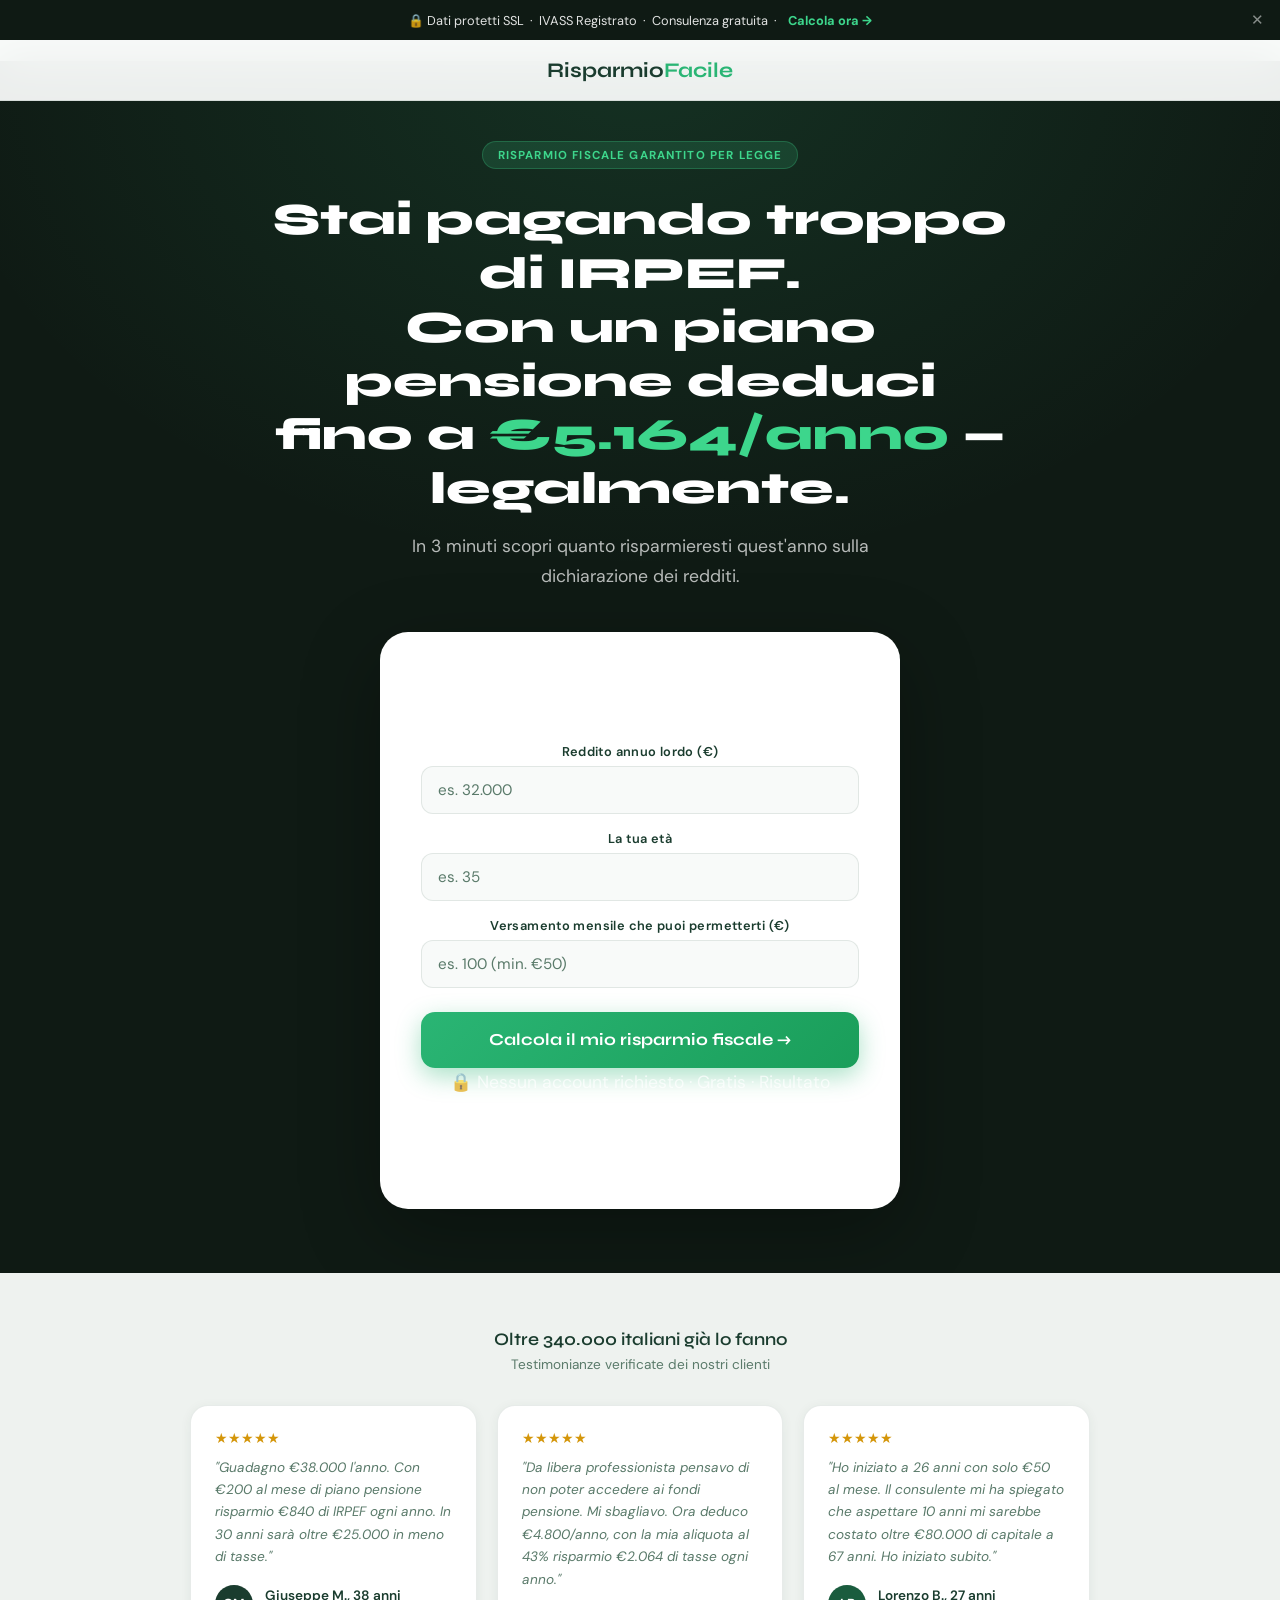
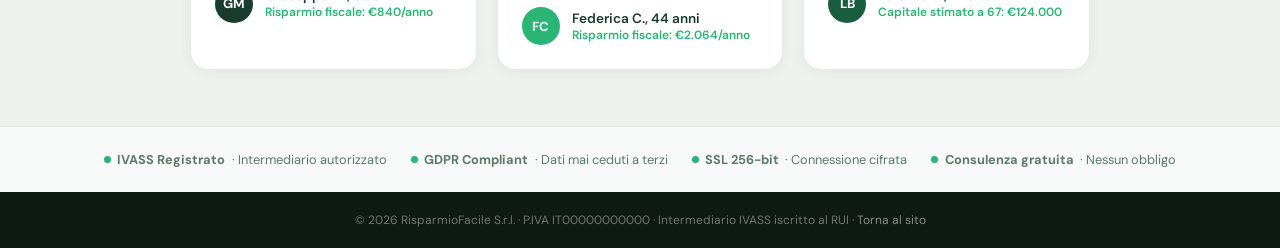
<file: landing-pensione.html>
<!DOCTYPE html>
<html lang="it">
<head>
<meta charset="UTF-8">
<meta name="viewport" content="width=device-width, initial-scale=1.0">
<title>Risparmia sull'IRPEF con il Piano Pensione – RisparmioFacile</title>
<meta name="description" content="Scopri quanto risparmieresti sull'IRPEF con un piano pensione integrativo. Fino a €5.164 deducibili ogni anno. Calcolo gratuito in 3 minuti.">
<link rel="preconnect" href="https://fonts.googleapis.com">
<link href="https://fonts.googleapis.com/css2?family=Syne:wght@400;600;700;800&family=DM+Sans:ital,wght@0,300;0,400;0,500;1,300&display=swap" rel="stylesheet">
<style>
:root {
  --green: #3dd68c; --green-dark: #2ab574; --green-soft: rgba(61,214,140,.12);
  --primary: #1a3c2e; --text: #1a3c2e; --text-muted: #5a7a6a;
  --bg: #f8faf9; --bg-card: #ffffff; --bg-alt: #eef2ef;
  --border: rgba(26,60,46,.1); --border-green: rgba(61,214,140,.28);
  --shadow-md: 0 8px 32px rgba(26,60,46,.1); --shadow-lg: 0 20px 60px rgba(26,60,46,.13);
  --navy: #0f1a14; --radius: 18px; --radius-lg: 28px;
}
*, *::before, *::after { box-sizing: border-box; margin: 0; padding: 0; }
html { scroll-behavior: smooth; }
body { font-family: 'DM Sans', sans-serif; background: var(--bg); color: var(--text); overflow-x: hidden; }

/* NAV — minimal, no distracting links */
.lp-nav {
  display: flex; align-items: center; justify-content: center;
  padding: 1.1rem 5vw; background: rgba(248,250,249,.95);
  backdrop-filter: blur(20px); border-bottom: 1px solid var(--border);
  position: sticky; top: 0; z-index: 100;
}
.logo { font-family: 'Syne', sans-serif; font-weight: 700; font-size: 1.3rem; color: var(--primary); text-decoration: none; }
.logo span { color: var(--green-dark); }

/* HERO */
.lp-hero {
  background: var(--navy); padding: 5rem 5vw 4rem; text-align: center;
  position: relative; overflow: hidden;
}
.lp-hero::before {
  content: ''; position: absolute; inset: 0;
  background: radial-gradient(ellipse 80% 60% at 50% 0%, rgba(61,214,140,.12) 0%, transparent 70%);
}
.lp-tag {
  display: inline-block; background: rgba(61,214,140,.15); color: var(--green);
  font-size: .72rem; font-weight: 700; letter-spacing: .1em; text-transform: uppercase;
  padding: .35rem .9rem; border-radius: 50px; border: 1px solid rgba(61,214,140,.25);
  margin-bottom: 1.5rem; position: relative;
}
.lp-hero h1 {
  font-family: 'Syne', sans-serif;
  font-size: clamp(1.7rem, 4.5vw, 2.8rem); font-weight: 800;
  color: #fff; line-height: 1.2; margin-bottom: 1rem; position: relative;
  max-width: 760px; margin-left: auto; margin-right: auto;
}
.lp-hero h1 .accent { color: var(--green); }
.lp-hero p {
  color: rgba(255,255,255,.7); font-size: clamp(.9rem,2vw,1.1rem);
  max-width: 560px; margin: 0 auto 2.5rem; line-height: 1.7; position: relative;
}

/* FORM CARD */
.lp-form-wrap {
  max-width: 520px; margin: 0 auto; position: relative; z-index: 2;
}
.lp-form-card {
  background: var(--bg-card); border-radius: var(--radius-lg);
  padding: 2.5rem; box-shadow: 0 24px 80px rgba(0,0,0,.3);
  border: 1px solid rgba(255,255,255,.08);
}
.lp-form-title { font-family: 'Syne', sans-serif; font-size: 1.1rem; font-weight: 700; color: var(--text); margin-bottom: 1.5rem; text-align: center; }
.lp-field { margin-bottom: 1rem; }
.lp-label { display: block; font-size: .8rem; font-weight: 600; color: var(--text); letter-spacing: .03em; margin-bottom: .4rem; }
.lp-input {
  width: 100%; padding: .8rem 1rem; border-radius: 12px;
  border: 1.5px solid var(--border); background: var(--bg);
  font-family: 'DM Sans', sans-serif; font-size: .95rem; color: var(--text);
  outline: none; transition: border-color .2s, box-shadow .2s;
}
.lp-input:focus { border-color: var(--border-green); box-shadow: 0 0 0 3px rgba(61,214,140,.1); }
.lp-input::placeholder { color: var(--text-muted); }
.field-err { display: none; color: #d43a2f; font-size: .75rem; margin-top: .25rem; }
.lp-btn {
  width: 100%; padding: 1.1rem; border-radius: 14px;
  background: linear-gradient(135deg, var(--green-dark), #1a9e5a);
  color: #fff; border: none; margin-top: .5rem;
  font-family: 'Syne', sans-serif; font-weight: 700; font-size: 1.05rem;
  cursor: pointer; transition: transform .2s, box-shadow .2s;
  box-shadow: 0 8px 24px rgba(42,181,116,.4);
}
.lp-btn:hover { transform: translateY(-2px); box-shadow: 0 12px 32px rgba(42,181,116,.55); }
.lp-note { text-align: center; font-size: .75rem; color: var(--text-muted); margin-top: .85rem; }
.lp-loading { display: none; align-items: center; justify-content: center; gap: .75rem; padding: 1.5rem 0; color: var(--text-muted); font-size: .9rem; }
.lp-spinner { width: 24px; height: 24px; border: 3px solid var(--border); border-top-color: var(--green-dark); border-radius: 50%; animation: spin .8s linear infinite; }
@keyframes spin { to { transform: rotate(360deg); } }

/* RESULT */
.lp-result { display: none; margin-top: 1.75rem; animation: fadeUp .4s ease-out; }
@keyframes fadeUp { from{opacity:0;transform:translateY(12px);}to{opacity:1;transform:translateY(0);} }
.lp-result-grid { display: grid; grid-template-columns: 1fr 1fr; gap: .75rem; margin-bottom: 1.25rem; }
.lp-res-item { background: var(--bg-alt); border-radius: 14px; padding: 1.1rem; text-align: center; border: 1px solid var(--border); }
.lp-res-num { font-family: 'Syne', sans-serif; font-size: 1.5rem; font-weight: 700; color: var(--primary); display: block; line-height: 1; }
.lp-res-lbl { font-size: .72rem; color: var(--text-muted); margin-top: .3rem; display: block; line-height: 1.4; }
.lp-lead-box {
  background: linear-gradient(135deg, rgba(61,214,140,.1), rgba(26,60,46,.06));
  border: 1.5px solid var(--border-green); border-radius: var(--radius);
  padding: 1.5rem; text-align: center;
}
.lp-lead-box h4 { font-family: 'Syne', sans-serif; font-size: 1rem; font-weight: 700; color: var(--text); margin-bottom: .35rem; }
.lp-lead-box p { font-size: .82rem; color: var(--text-muted); margin-bottom: 1rem; line-height: 1.5; }
.lp-lead-input {
  width: 100%; padding: .7rem 1rem; border-radius: 10px;
  border: 1px solid var(--border); background: var(--bg-card);
  font-family: 'DM Sans', sans-serif; font-size: .9rem; color: var(--text);
  outline: none; margin-bottom: .6rem;
}
.lp-lead-input:focus { border-color: var(--border-green); box-shadow: 0 0 0 3px rgba(61,214,140,.1); }
.lp-lead-btn {
  width: 100%; padding: .85rem; border-radius: 12px;
  background: var(--primary); color: #fff; border: none;
  font-family: 'Syne', sans-serif; font-weight: 700; font-size: .9rem;
  cursor: pointer; transition: background .2s;
}
.lp-lead-btn:hover { background: var(--green-dark); }

/* SOCIAL PROOF */
.lp-proof { padding: 3.5rem 5vw; background: var(--bg-alt); text-align: center; }
.lp-proof h3 { font-family: 'Syne', sans-serif; font-size: 1.1rem; font-weight: 600; color: var(--text); margin-bottom: .4rem; }
.lp-proof-sub { font-size: .85rem; color: var(--text-muted); margin-bottom: 2rem; }
.proof-grid { display: grid; grid-template-columns: repeat(auto-fill, minmax(260px,1fr)); gap: 1.25rem; max-width: 900px; margin: 0 auto; }
.proof-card {
  background: var(--bg-card); border: 1px solid var(--border);
  border-radius: var(--radius); padding: 1.5rem; text-align: left;
  box-shadow: 0 2px 12px rgba(26,60,46,.06);
}
.proof-stars { color: #d4960a; font-size: .85rem; margin-bottom: .6rem; }
.proof-text { font-size: .85rem; color: var(--text-muted); line-height: 1.65; font-style: italic; margin-bottom: 1rem; }
.proof-author { display: flex; align-items: center; gap: .75rem; }
.proof-avatar { width: 38px; height: 38px; border-radius: 50%; display: flex; align-items: center; justify-content: center; font-weight: 700; font-size: .82rem; color: #fff; flex-shrink: 0; }
.proof-name { font-size: .85rem; font-weight: 600; color: var(--text); }
.proof-saving { font-size: .75rem; color: var(--green-dark); font-weight: 600; }

/* TRUST BAR (footer minimal) */
.lp-trust {
  display: flex; align-items: center; justify-content: center; flex-wrap: wrap; gap: 1.5rem;
  background: var(--bg); border-top: 1px solid var(--border);
  padding: 1.5rem 5vw; font-size: .8rem; color: var(--text-muted);
}
.lp-trust-item { display: flex; align-items: center; gap: .4rem; }
.lp-trust-dot { width: 7px; height: 7px; border-radius: 50%; background: var(--green-dark); }

/* LP footer */
.lp-footer-bottom { background: var(--navy); padding: 1.25rem 5vw; text-align: center; font-size: .75rem; color: rgba(255,255,255,.4); }

@media(max-width:500px){
  .lp-result-grid { grid-template-columns: 1fr; }
  .lp-form-card { padding: 1.75rem 1.25rem; }
}
</style>
</head>
<body>

<!-- NAV MINIMAL -->
<nav class="lp-nav">
  <a class="logo" href="index.html">Risparmio<span>Facile</span></a>
</nav>

<!-- HERO + FORM -->
<section class="lp-hero">
  <div class="lp-tag">Risparmio fiscale garantito per legge</div>
  <h1>Stai pagando troppo di IRPEF.<br>Con un piano pensione deduci<br>fino a <span class="accent">€5.164/anno</span> — legalmente.</h1>
  <p>In 3 minuti scopri quanto risparmieresti quest'anno sulla dichiarazione dei redditi.</p>

  <div class="lp-form-wrap">
    <div class="lp-form-card">
      <p class="lp-form-title">Calcola il mio risparmio fiscale</p>

      <div class="lp-field">
        <label class="lp-label">Reddito annuo lordo (€)</label>
        <input type="number" class="lp-input" id="lp-reddito" placeholder="es. 32.000" min="5000">
        <span class="field-err" id="lp-reddito-err"></span>
      </div>
      <div class="lp-field">
        <label class="lp-label">La tua età</label>
        <input type="number" class="lp-input" id="lp-eta" placeholder="es. 35" min="18" max="65">
        <span class="field-err" id="lp-eta-err"></span>
      </div>
      <div class="lp-field">
        <label class="lp-label">Versamento mensile che puoi permetterti (€)</label>
        <input type="number" class="lp-input" id="lp-versamento" placeholder="es. 100 (min. €50)" min="50">
        <span class="field-err" id="lp-versamento-err"></span>
      </div>

      <button class="lp-btn" id="lp-calc-btn" onclick="calcolaLanding()">
        Calcola il mio risparmio fiscale →
      </button>
      <div class="lp-loading" id="lp-loading"><div class="lp-spinner"></div>Elaborazione in corso…</div>
      <p class="lp-note">🔒 Nessun account richiesto · Gratis · Risultato immediato</p>

      <div class="lp-result" id="lp-result">
        <div class="lp-result-grid">
          <div class="lp-res-item">
            <span class="lp-res-num" id="lp-r-fiscale">—</span>
            <span class="lp-res-lbl">Risparmio IRPEF<br>ogni anno</span>
          </div>
          <div class="lp-res-item">
            <span class="lp-res-num" id="lp-r-fiscale-tot">—</span>
            <span class="lp-res-lbl">Risparmio IRPEF<br>totale stimato</span>
          </div>
          <div class="lp-res-item">
            <span class="lp-res-num" id="lp-r-capitale">—</span>
            <span class="lp-res-lbl">Capitale accumulato<br>a 67 anni</span>
          </div>
          <div class="lp-res-item">
            <span class="lp-res-num" id="lp-r-rendita">—</span>
            <span class="lp-res-lbl">Rendita mensile<br>stimata</span>
          </div>
        </div>

        <div class="lp-lead-box">
          <h4>📞 Prenota consulenza gratuita</h4>
          <p>Un consulente ti spiega come attivare il piano e massimizzare il risparmio fiscale. Gratis, senza impegno.</p>
          <input type="email" class="lp-lead-input" id="lp-lead-email" placeholder="La tua email">
          <input type="tel"   class="lp-lead-input" id="lp-lead-tel"   placeholder="Telefono (opzionale)" style="margin-top:0">
          <button class="lp-lead-btn" onclick="submitLead()">Voglio la consulenza gratuita →</button>
        </div>
      </div>
    </div>
  </div>
</section>

<!-- SOCIAL PROOF -->
<section class="lp-proof">
  <h3>Oltre 340.000 italiani già lo fanno</h3>
  <p class="lp-proof-sub">Testimonianze verificate dei nostri clienti</p>
  <div class="proof-grid">
    <div class="proof-card">
      <div class="proof-stars">★★★★★</div>
      <p class="proof-text">"Guadagno €38.000 l'anno. Con €200 al mese di piano pensione risparmio €840 di IRPEF ogni anno. In 30 anni sarà oltre €25.000 in meno di tasse."</p>
      <div class="proof-author">
        <div class="proof-avatar" style="background:#1a3c2e">GM</div>
        <div>
          <div class="proof-name">Giuseppe M., 38 anni</div>
          <div class="proof-saving">Risparmio fiscale: €840/anno</div>
        </div>
      </div>
    </div>
    <div class="proof-card">
      <div class="proof-stars">★★★★★</div>
      <p class="proof-text">"Da libera professionista pensavo di non poter accedere ai fondi pensione. Mi sbagliavo. Ora deduco €4.800/anno, con la mia aliquota al 43% risparmio €2.064 di tasse ogni anno."</p>
      <div class="proof-author">
        <div class="proof-avatar" style="background:#2ab574">FC</div>
        <div>
          <div class="proof-name">Federica C., 44 anni</div>
          <div class="proof-saving">Risparmio fiscale: €2.064/anno</div>
        </div>
      </div>
    </div>
    <div class="proof-card">
      <div class="proof-stars">★★★★★</div>
      <p class="proof-text">"Ho iniziato a 26 anni con solo €50 al mese. Il consulente mi ha spiegato che aspettare 10 anni mi sarebbe costato oltre €80.000 di capitale a 67 anni. Ho iniziato subito."</p>
      <div class="proof-author">
        <div class="proof-avatar" style="background:#1a5c3e">LB</div>
        <div>
          <div class="proof-name">Lorenzo B., 27 anni</div>
          <div class="proof-saving">Capitale stimato a 67: €124.000</div>
        </div>
      </div>
    </div>
  </div>
</section>

<!-- TRUST BAR -->
<div class="lp-trust">
  <div class="lp-trust-item"><span class="lp-trust-dot"></span><strong>IVASS Registrato</strong> · Intermediario autorizzato</div>
  <div class="lp-trust-item"><span class="lp-trust-dot"></span><strong>GDPR Compliant</strong> · Dati mai ceduti a terzi</div>
  <div class="lp-trust-item"><span class="lp-trust-dot"></span><strong>SSL 256-bit</strong> · Connessione cifrata</div>
  <div class="lp-trust-item"><span class="lp-trust-dot"></span><strong>Consulenza gratuita</strong> · Nessun obbligo</div>
</div>

<!-- FOOTER MINIMAL -->
<div class="lp-footer-bottom">
  © 2026 RisparmioFacile S.r.l. · P.IVA IT00000000000 · Intermediario IVASS iscritto al RUI ·
  <a href="index.html" style="color:rgba(255,255,255,.5);text-decoration:none">Torna al sito</a>
</div>

<script>
function showFe(id,msg){const el=document.getElementById(id);if(el){el.textContent=msg;el.style.display='block';}}
function hideFe(id){const el=document.getElementById(id);if(el){el.textContent='';el.style.display='none';}}

function calcolaLanding() {
  const reddito=parseInt(document.getElementById('lp-reddito').value);
  const eta=parseInt(document.getElementById('lp-eta').value);
  const versamento=parseInt(document.getElementById('lp-versamento').value);
  let valid=true;

  if(!reddito||reddito<5000){showFe('lp-reddito-err','Inserisci il tuo reddito annuo lordo');valid=false;}else hideFe('lp-reddito-err');
  if(!eta||eta<18||eta>=67){showFe('lp-eta-err','Età tra 18 e 66 anni');valid=false;}else hideFe('lp-eta-err');
  if(!versamento||versamento<50){showFe('lp-versamento-err','Versamento minimo €50/mese');valid=false;}else hideFe('lp-versamento-err');
  if(!valid) return;

  const btn=document.getElementById('lp-calc-btn'),loadEl=document.getElementById('lp-loading'),resEl=document.getElementById('lp-result');
  btn.style.display='none';loadEl.style.display='flex';resEl.style.display='none';

  setTimeout(()=>{
    let aliquota;
    if(reddito<=28000)      aliquota=0.23;
    else if(reddito<=50000) aliquota=0.35;
    else                    aliquota=0.43;

    const versamentoAnnuo=Math.min(versamento*12,5164);
    const fiscaleAnno=Math.round(versamentoAnnuo*aliquota);
    const anniRimasti=67-eta;
    const fiscaleTot=fiscaleAnno*anniRimasti;

    const r=0.042/12, n=anniRimasti*12;
    const capitale=Math.round(versamento*((Math.pow(1+r,n)-1)/r));
    const rendita=Math.round(capitale/240);

    document.getElementById('lp-r-fiscale').textContent    ='€'+fiscaleAnno.toLocaleString('it-IT');
    document.getElementById('lp-r-fiscale-tot').textContent='€'+fiscaleTot.toLocaleString('it-IT');
    document.getElementById('lp-r-capitale').textContent   ='€'+capitale.toLocaleString('it-IT');
    document.getElementById('lp-r-rendita').textContent    ='€'+rendita.toLocaleString('it-IT')+'/mese';

    loadEl.style.display='none';resEl.style.display='block';
    resEl.scrollIntoView({behavior:'smooth',block:'nearest'});
  },1500);
}

function submitLead() {
  const email=document.getElementById('lp-lead-email').value.trim();
  if(!email||!/^[^\s@]+@[^\s@]+\.[^\s@]+$/.test(email)){
    document.getElementById('lp-lead-email').style.borderColor='#d43a2f';
    document.getElementById('lp-lead-email').focus();
    return;
  }
  const box=document.querySelector('.lp-lead-box');
  box.innerHTML='<div style="text-align:center;padding:.5rem 0"><div style="font-size:2rem;margin-bottom:.75rem">✅</div><h4 style="font-family:\'Syne\',sans-serif;font-size:1rem;color:var(--text);margin-bottom:.4rem">Perfetto! Ti contatteremo presto</h4><p style="font-size:.82rem;color:var(--text-muted);line-height:1.6">Un consulente ti contatterà entro 24 ore all\'indirizzo <strong>'+email+'</strong> per fissare la consulenza gratuita.</p></div>';
}

/* Pre-fill from URL params */
(function(){
  const p=new URLSearchParams(location.search);
  if(p.get('eta'))        document.getElementById('lp-eta').value=p.get('eta');
  if(p.get('versamento')) document.getElementById('lp-versamento').value=p.get('versamento');
})();
</script>

<!-- Shared components (sticky bar only — no exit intent on landing page distracts) -->
<script>
/* Sticky bar for landing */
(function(){
  if(sessionStorage.getItem('rfStickyDismissed'))return;
  const bar=document.createElement('div');
  bar.id='rf-sticky-bar';
  bar.style.cssText='position:fixed;top:0;left:0;right:0;z-index:150;background:#0f1a14;height:40px;display:flex;align-items:center;justify-content:center;gap:.5rem;font-family:DM Sans,sans-serif;font-size:.8rem;color:rgba(255,255,255,.88);padding:0 3rem';
  bar.innerHTML='🔒 Dati protetti SSL &nbsp;·&nbsp; IVASS Registrato &nbsp;·&nbsp; Consulenza gratuita &nbsp;·&nbsp; <a href="#" onclick="document.getElementById(\'lp-calc-btn\').click()" style="color:#3dd68c;font-weight:700;text-decoration:none">Calcola ora →</a><button onclick="this.parentNode.remove();sessionStorage.setItem(\'rfStickyDismissed\',\'1\')" style="position:absolute;right:1rem;top:50%;transform:translateY(-50%);background:none;border:none;color:rgba(255,255,255,.5);cursor:pointer;font-size:.95rem">✕</button>';
  document.body.prepend(bar);
  document.querySelector('.lp-nav').style.top='40px';
})();
</script>
</body>
</html>
</file>
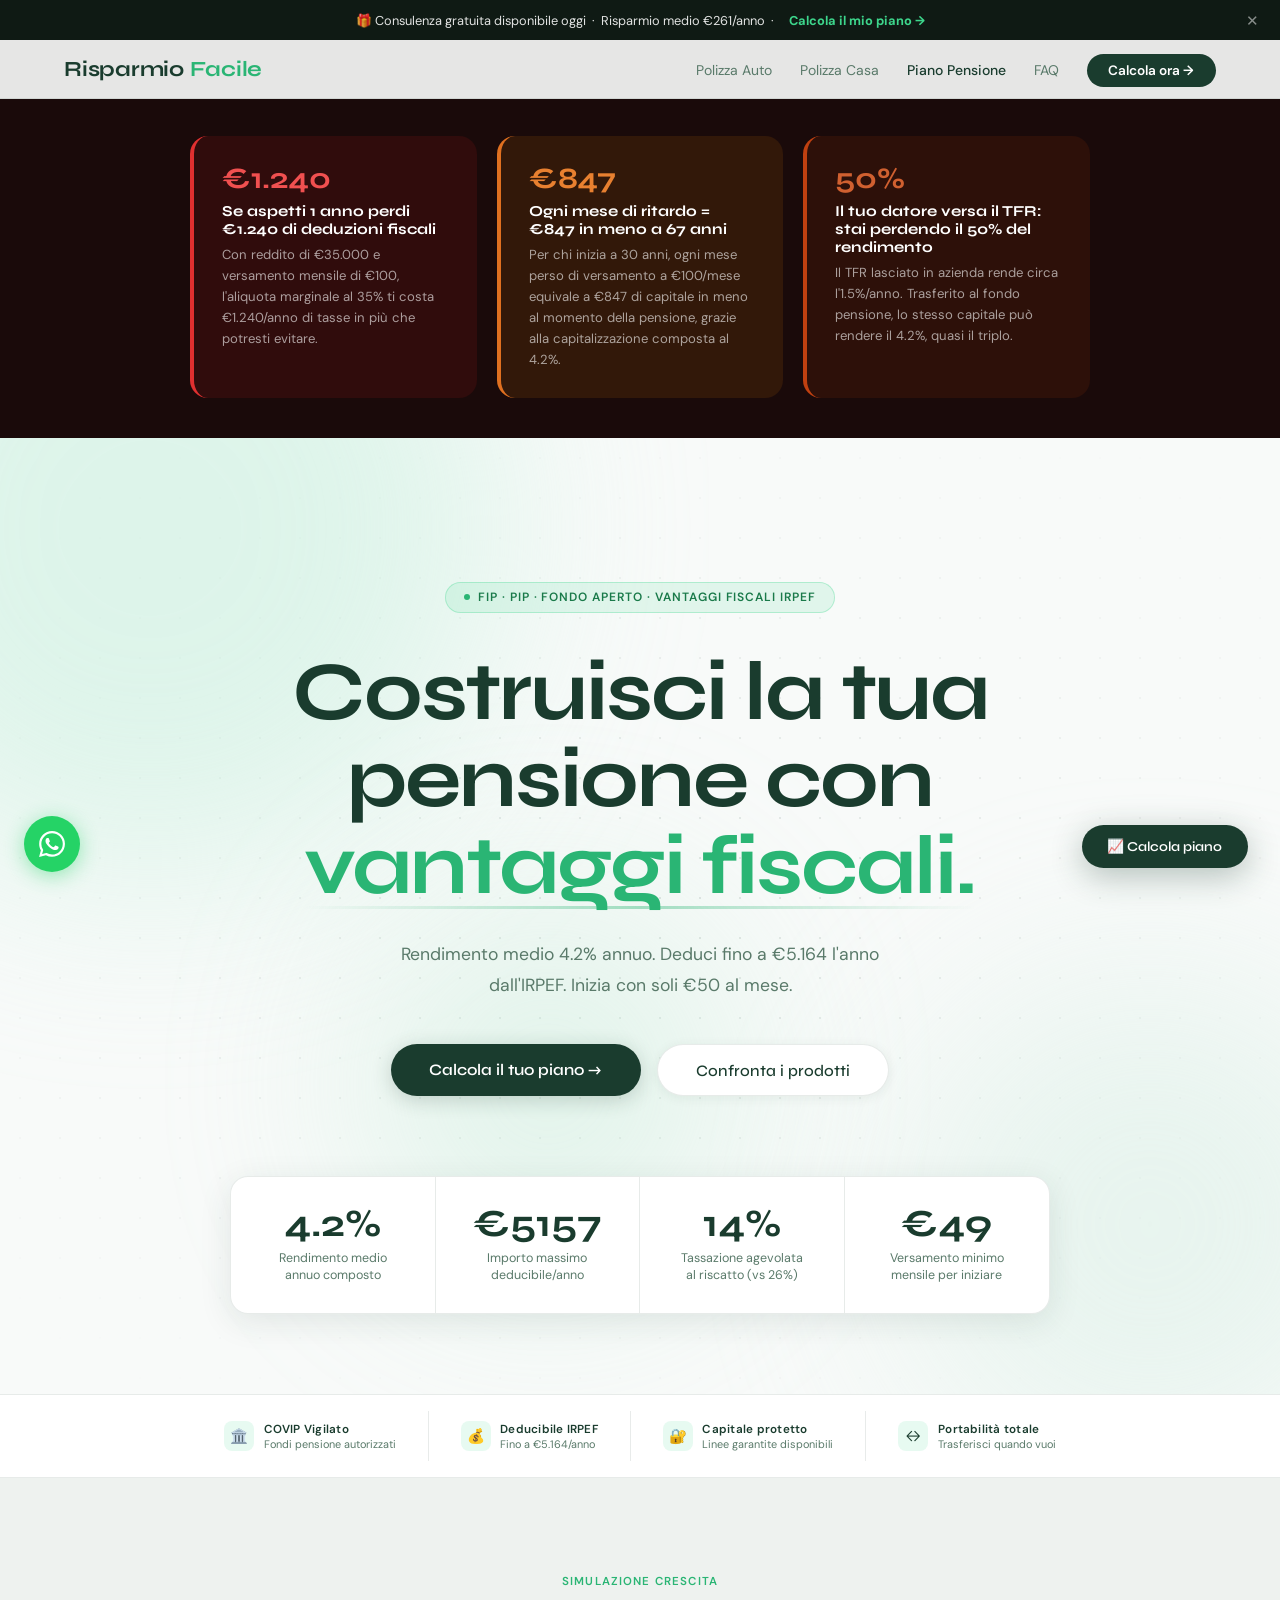
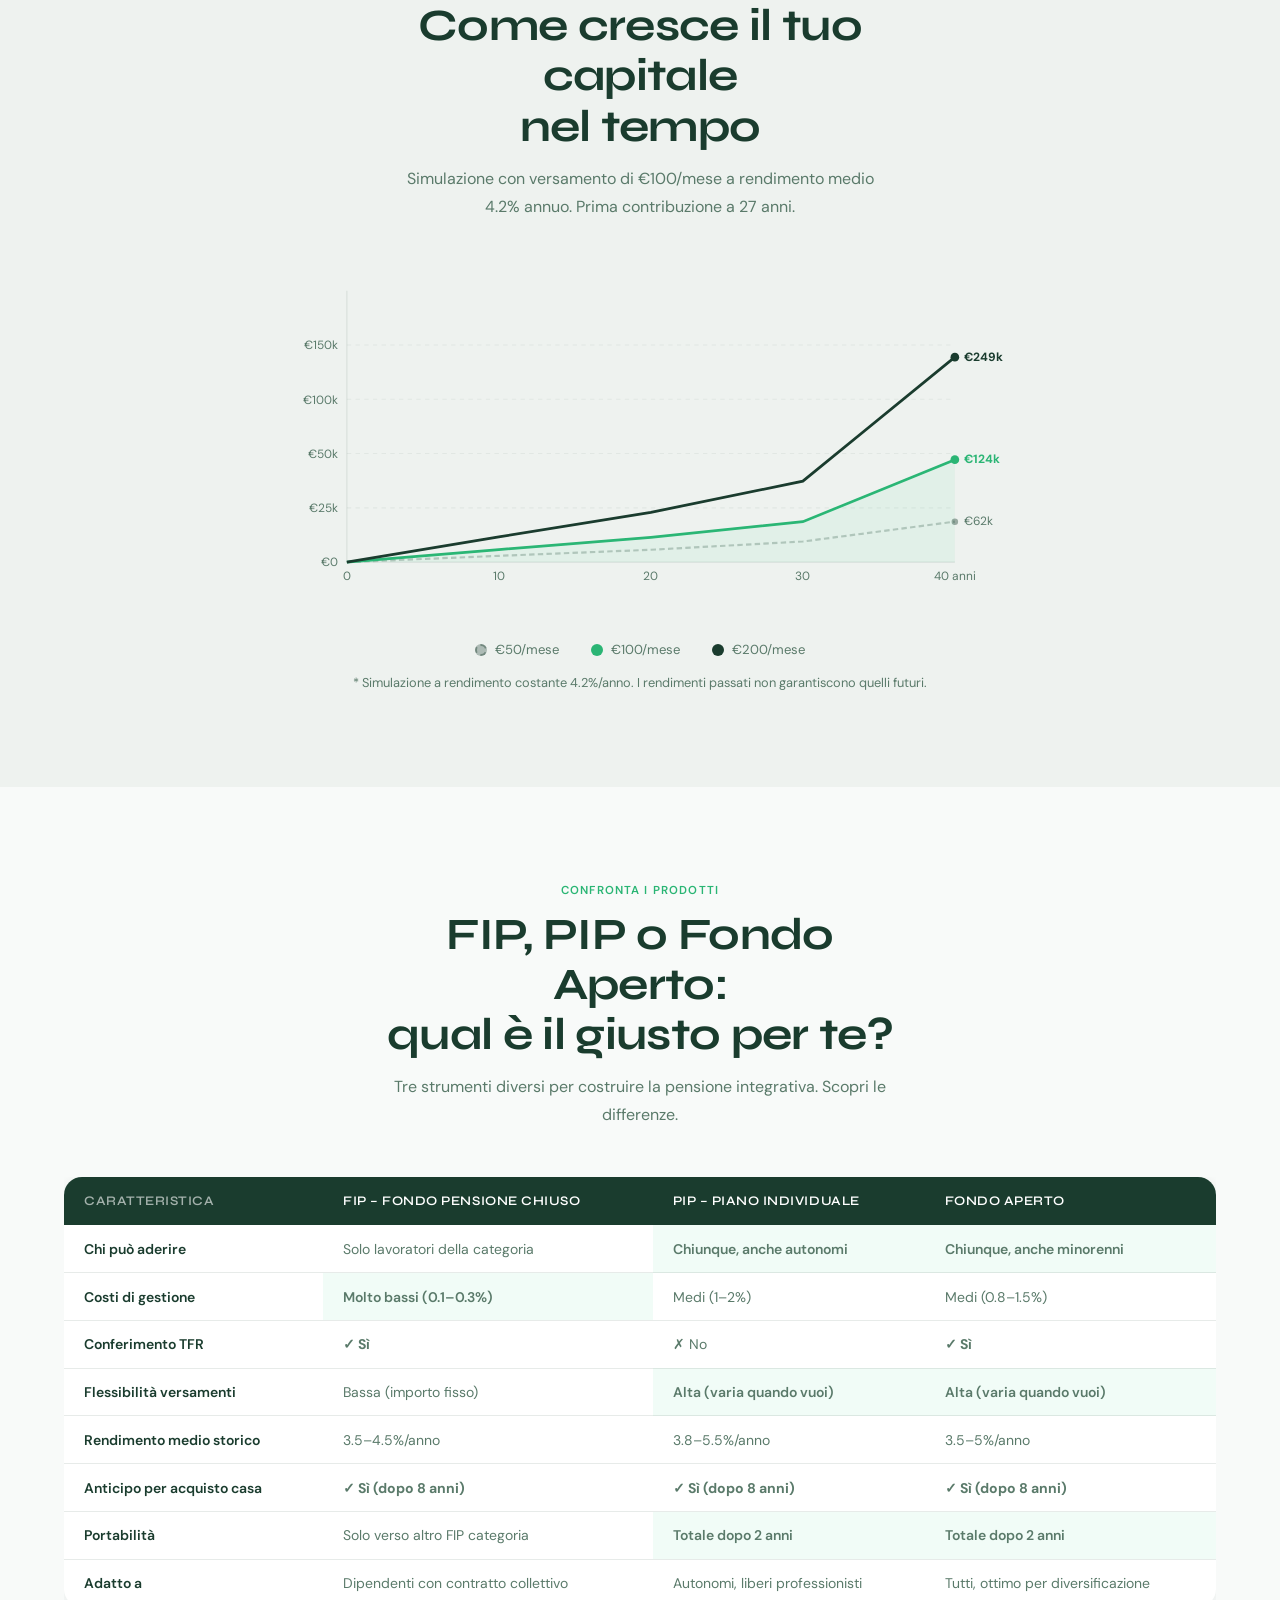
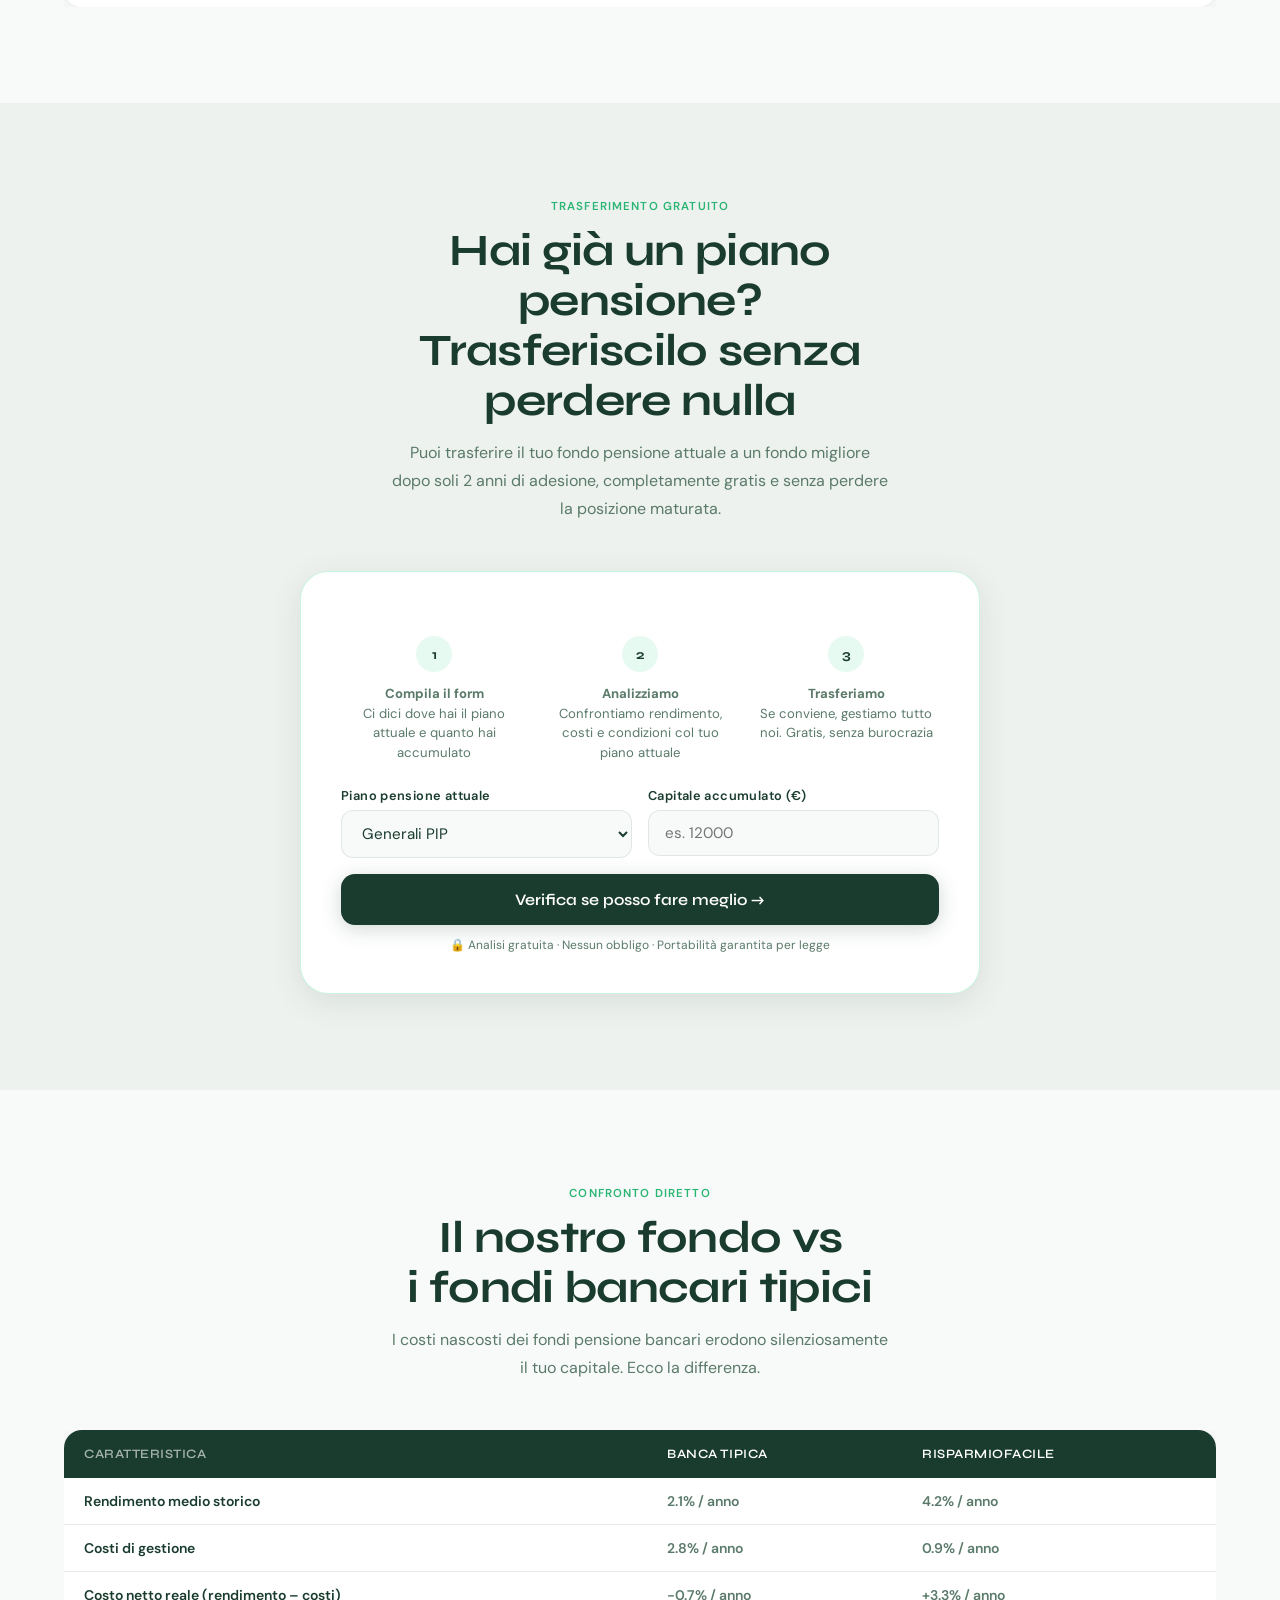
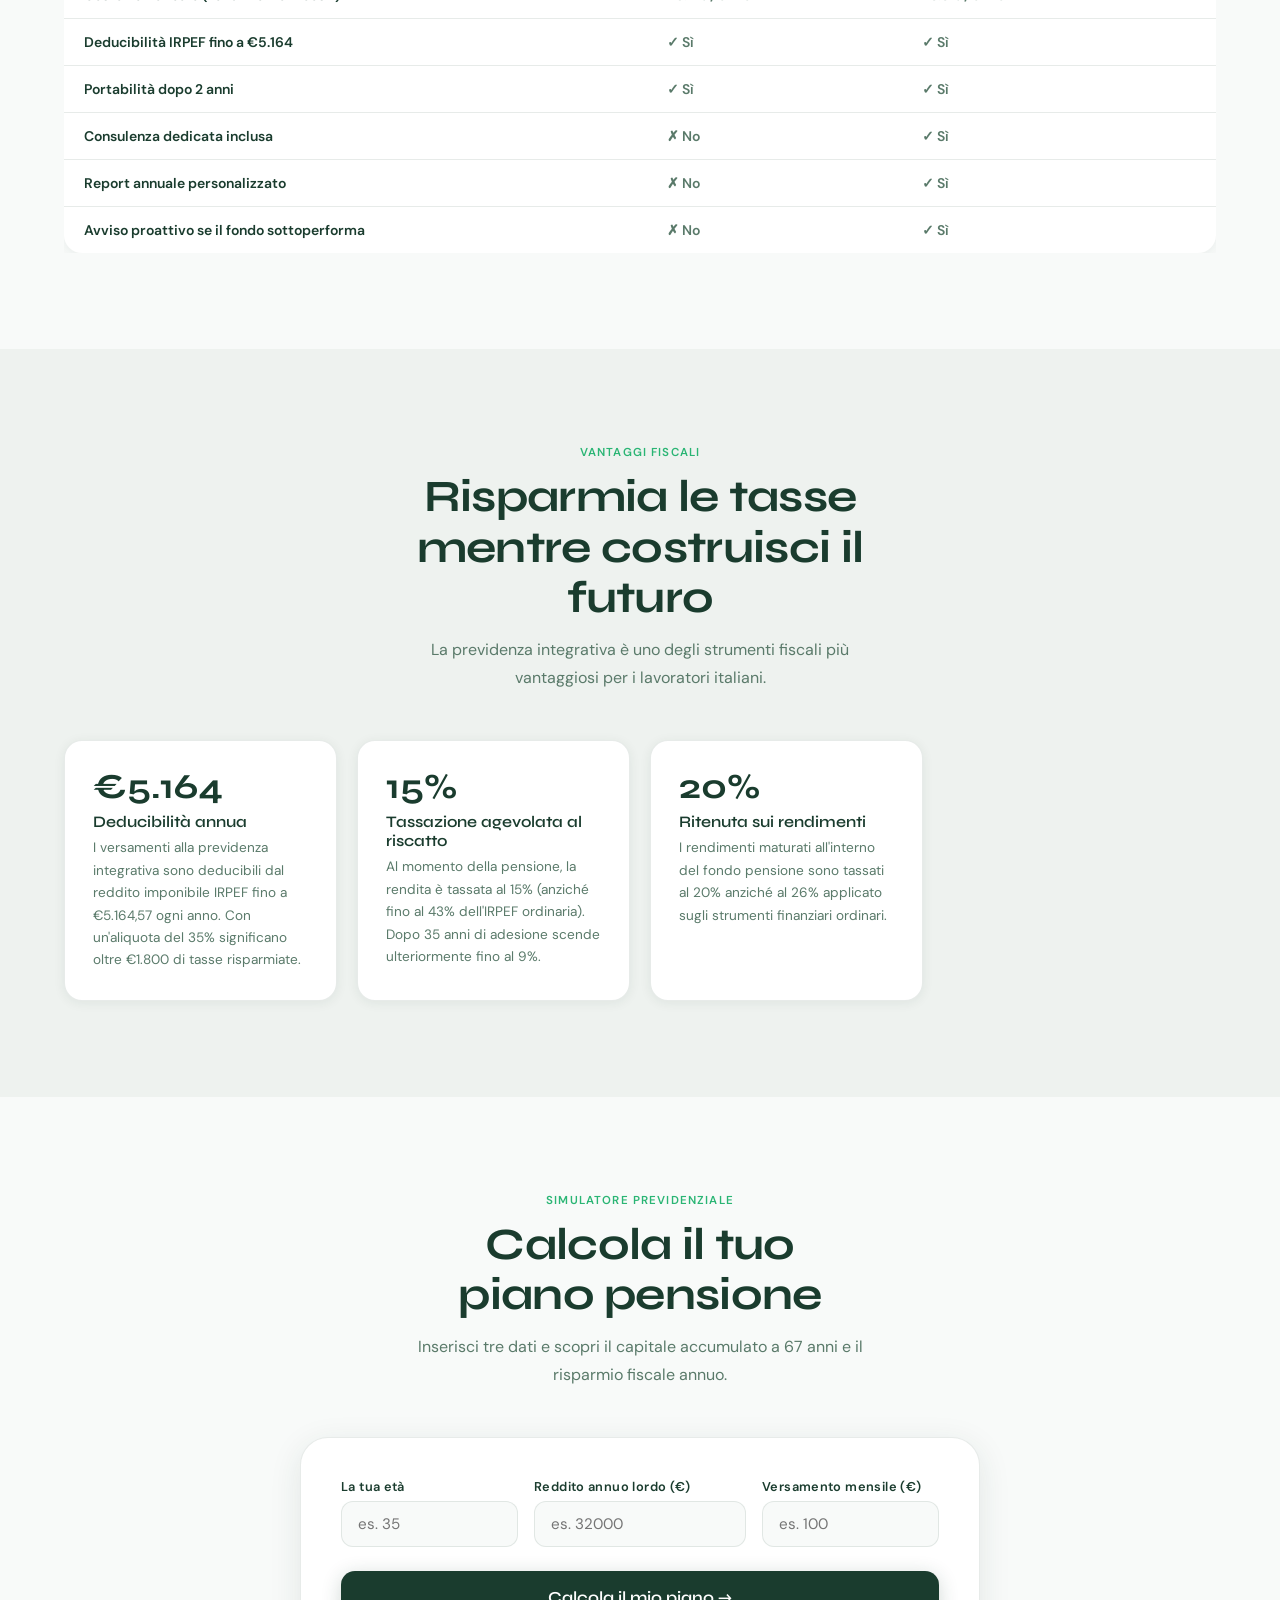
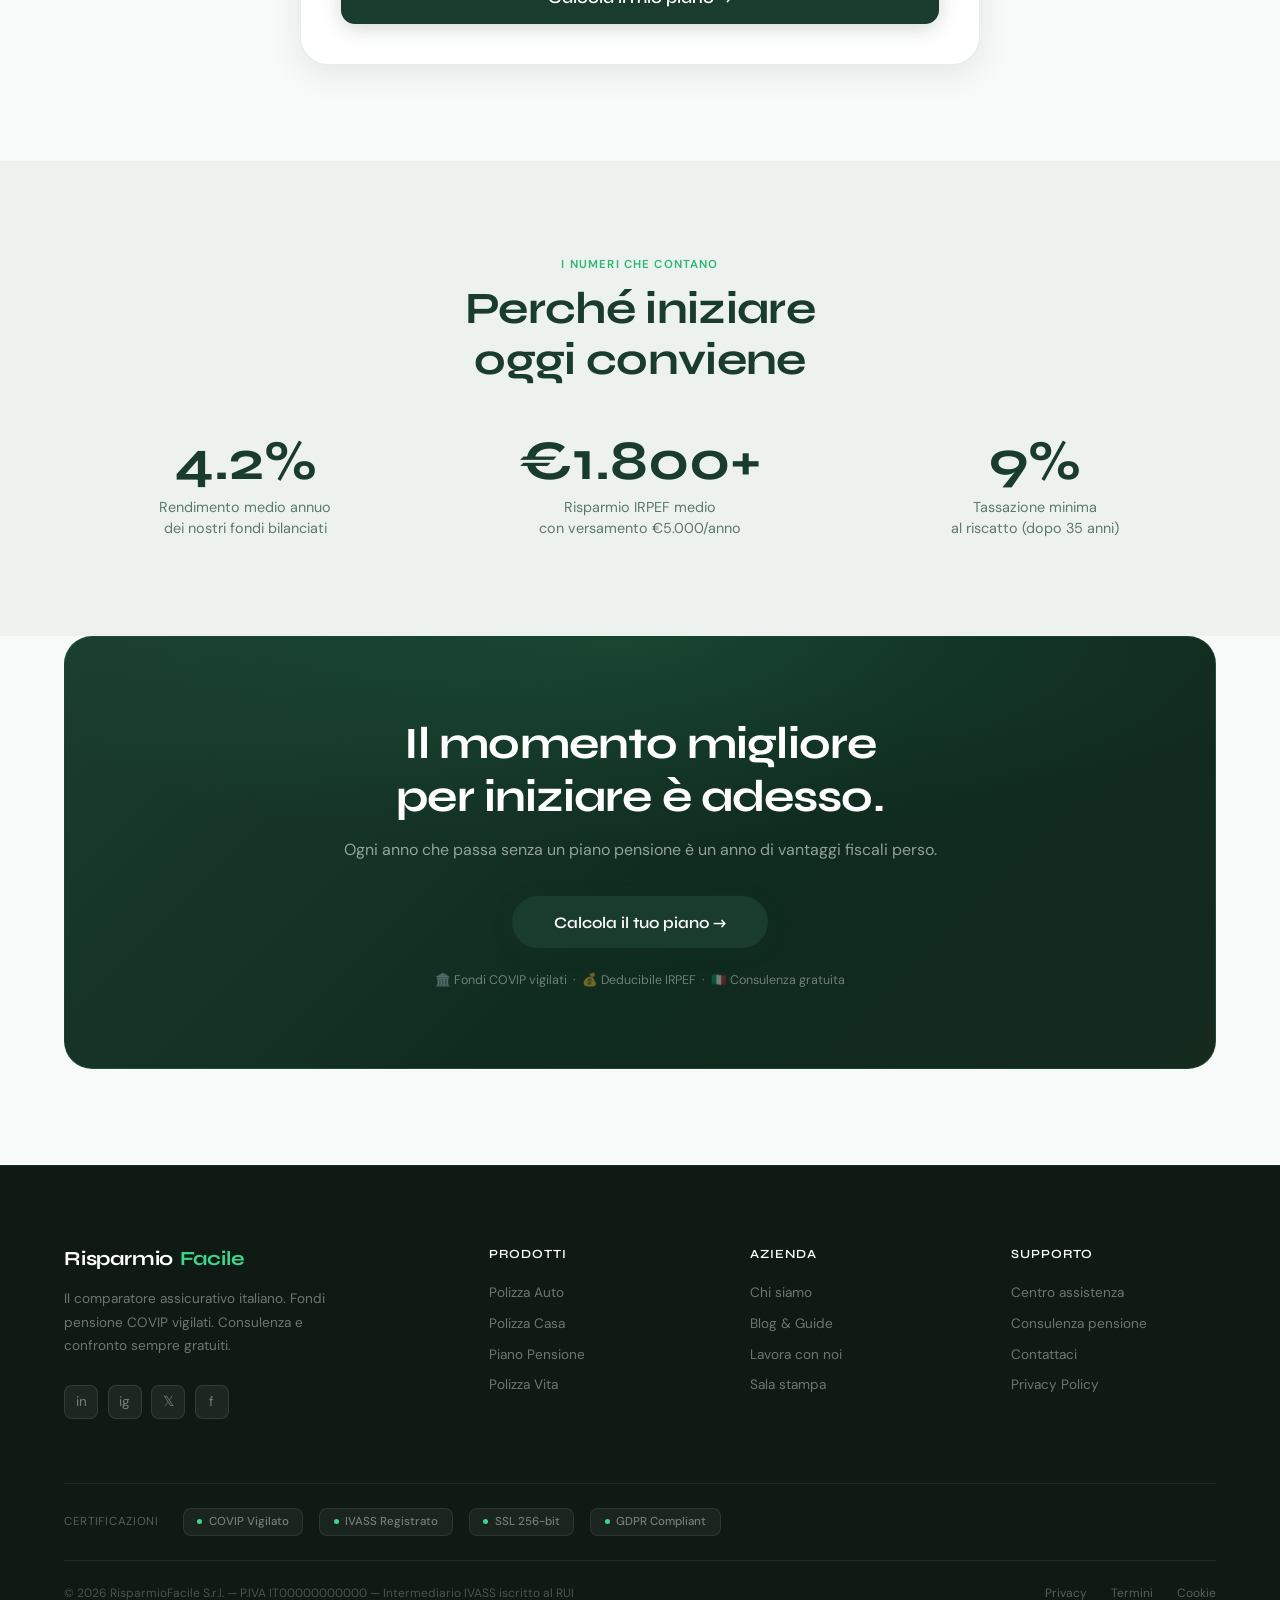
<file: piano-pensione.html>
<!DOCTYPE html>
<html lang="it">
<head>
<meta charset="UTF-8">
<meta name="viewport" content="width=device-width, initial-scale=1.0">
<title>Piano Pensione – RisparmioFacile</title>
<link rel="preconnect" href="https://fonts.googleapis.com">
<link href="https://fonts.googleapis.com/css2?family=Syne:wght@400;600;700;800&family=DM+Sans:ital,wght@0,300;0,400;0,500;1,300&display=swap" rel="stylesheet">
<link rel="stylesheet" href="style.css">
<style>
  /* ── LINE CHART ── */
  .chart-section { background: var(--bg-alt); }
  .chart-wrap { max-width: 760px; margin: 3rem auto 0; position: relative; }
  .chart-svg { width: 100%; height: auto; overflow: visible; }
  .chart-legend {
    display: flex; gap: 2rem; justify-content: center; flex-wrap: wrap;
    margin-top: 1.25rem;
  }
  .legend-item { display: flex; align-items: center; gap: .5rem; font-size: .82rem; color: var(--text-muted); }
  .legend-dot { width: 12px; height: 12px; border-radius: 50%; flex-shrink: 0; }
  .chart-note { text-align: center; color: var(--text-muted); font-size: .8rem; margin-top: 1rem; }

  /* ── COMPARISON TABLE ── */
  .compare-table-wrap { overflow-x: auto; margin-top: 3rem; }
  .compare-table {
    width: 100%; border-collapse: collapse;
    background: var(--bg-card); border-radius: var(--radius);
    overflow: hidden; box-shadow: var(--shadow-sm);
  }
  .compare-table thead { background: var(--primary); }
  .compare-table thead th {
    padding: 1rem 1.25rem; text-align: left;
    font-family: 'Syne', sans-serif; font-size: .82rem; font-weight: 600;
    color: #fff; letter-spacing: .04em; text-transform: uppercase;
  }
  .compare-table thead th:first-child { color: rgba(255,255,255,.6); }
  .compare-table tbody tr { border-bottom: 1px solid var(--border); }
  .compare-table tbody tr:last-child { border-bottom: none; }
  .compare-table tbody tr:hover { background: var(--bg-alt); }
  .compare-table td { padding: .9rem 1.25rem; font-size: .875rem; color: var(--text-muted); vertical-align: middle; }
  .compare-table td:first-child { font-weight: 600; color: var(--text); }
  .td-check { color: var(--green-dark); font-weight: 700; }
  .td-no { color: #aaa; }
  .td-best { color: #1a7a4a; font-weight: 600; background: rgba(61,214,140,.07); }

  /* ── TAX SECTION ── */
  .tax-grid {
    display: grid; grid-template-columns: repeat(auto-fill, minmax(260px,1fr));
    gap: 1.25rem; margin-top: 3rem;
  }
  .tax-card {
    background: var(--bg-card); border: 1px solid var(--border);
    border-radius: var(--radius); padding: 1.75rem; box-shadow: var(--shadow-sm);
    transition: transform .3s cubic-bezier(.22,.68,0,1.2), box-shadow .3s;
  }
  .tax-card:hover { transform: translateY(-5px); box-shadow: var(--shadow-lg); border-color: var(--border-green); }
  .tax-card-num {
    font-family: 'Syne', sans-serif; font-size: 2.2rem; font-weight: 700;
    color: var(--primary); display: block; margin-bottom: .5rem; line-height: 1;
  }
  .tax-card h4 { font-family: 'Syne', sans-serif; font-size: 1rem; font-weight: 600; margin-bottom: .4rem; color: var(--text); }
  .tax-card p { font-size: .85rem; color: var(--text-muted); line-height: 1.65; }

  /* ── FORM + SIMULATOR ── */
  .form-section { background: var(--bg); }
  .simulator-box {
    max-width: 680px; margin: 3rem auto 0;
    background: var(--bg-card); border: 1px solid var(--border);
    border-radius: var(--radius-lg); padding: 2.5rem; box-shadow: var(--shadow-md);
  }
  .form-row { display: grid; grid-template-columns: 1fr 1fr 1fr; gap: 1rem; margin-bottom: 1.5rem; }
  .form-group { display: flex; flex-direction: column; gap: .4rem; }
  .form-group label { font-size: .8rem; font-weight: 600; color: var(--text); letter-spacing: .03em; }
  .form-group input, .form-group select {
    padding: .75rem 1rem; border-radius: 12px; border: 1px solid var(--border);
    background: var(--bg); font-family: 'DM Sans', sans-serif;
    font-size: .95rem; color: var(--text); outline: none;
    transition: border-color .2s, box-shadow .2s;
  }
  .form-group input:focus, .form-group select:focus { border-color: var(--border-green); box-shadow: 0 0 0 3px rgba(61,214,140,.1); }
  .form-submit { width: 100%; font-size: 1.05rem; padding: 1rem; border-radius: 14px; }

  /* simulator result */
  .sim-result {
    display: none; margin-top: 2rem;
    background: var(--bg-alt); border-radius: var(--radius);
    padding: 1.75rem; border: 1px solid var(--border-green);
  }
  .sim-result.show { display: block; }
  .sim-result-title { font-family: 'Syne', sans-serif; font-size: 1rem; font-weight: 700; color: var(--text); margin-bottom: 1.25rem; }
  .sim-result.show { animation: fadeUpSim .4s ease-out; }
  @keyframes fadeUpSim { from{opacity:0;transform:translateY(14px);}to{opacity:1;transform:translateY(0);} }
  .sim-grid { display: grid; grid-template-columns: repeat(3,1fr); gap: .85rem; }
  .sim-item { text-align: center; background: var(--bg-card); border-radius: 12px; padding: 1rem .75rem; border: 1px solid var(--border); }
  .sim-num { font-family: 'Syne', sans-serif; font-size: 1.4rem; font-weight: 700; color: var(--primary); display: block; line-height: 1; }
  .sim-lbl { font-size: .7rem; color: var(--text-muted); margin-top: .35rem; display: block; line-height: 1.4; }
  .sim-disclaimer { font-size: .75rem; color: var(--text-muted); margin-top: 1rem; line-height: 1.5; }

  /* ── SHOCK CARDS ── */
  .shock-section { background: #1a0a0a; padding: 2.5rem 5vw; }
  .shock-grid { display: grid; grid-template-columns: repeat(auto-fill,minmax(260px,1fr)); gap: 1.25rem; max-width: 900px; margin: 0 auto; }
  .shock-card {
    border-radius: var(--radius); padding: 1.75rem;
    border-left: 4px solid;
  }
  .shock-card.red   { background: rgba(200,30,30,.12); border-color: #e03030; }
  .shock-card.amber { background: rgba(220,120,0,.12); border-color: #e07020; }
  .shock-card.rust  { background: rgba(180,60,0,.12);  border-color: #c04010; }
  .shock-num { font-family:'Syne',sans-serif; font-size:1.85rem; font-weight:700; display:block; line-height:1; margin-bottom:.5rem; }
  .shock-card.red   .shock-num { color:#f05050; }
  .shock-card.amber .shock-num { color:#e88030; }
  .shock-card.rust  .shock-num { color:#d06030; }
  .shock-card h4 { font-family:'Syne',sans-serif; font-size:.95rem; font-weight:700; color:#fff; margin-bottom:.4rem; }
  .shock-card p  { font-size:.82rem; color:rgba(255,255,255,.6); line-height:1.6; }

  /* ── TRANSFER SECTION ── */
  .transfer-box {
    max-width:680px; margin:3rem auto 0;
    background:var(--bg-card); border:1px solid var(--border-green);
    border-radius:var(--radius-lg); padding:2.5rem; box-shadow:var(--shadow-md);
  }
  .transfer-steps { display:grid; grid-template-columns:repeat(3,1fr); gap:1.25rem; margin:1.5rem 0; }
  .tr-step { text-align:center; }
  .tr-step-num { width:36px; height:36px; border-radius:50%; background:var(--green-soft); color:var(--primary); font-family:'Syne',sans-serif; font-weight:700; font-size:.85rem; display:flex; align-items:center; justify-content:center; margin:0 auto .75rem; }
  .tr-step p { font-size:.82rem; color:var(--text-muted); line-height:1.5; }

  /* ── VS BANCARI TABLE ── */
  .vs-table-wrap { overflow-x:auto; margin-top:3rem; }
  .vs-table { width:100%; border-collapse:collapse; background:var(--bg-card); border-radius:var(--radius); overflow:hidden; box-shadow:var(--shadow-sm); }
  .vs-table thead { background:var(--primary); }
  .vs-table thead th { padding:1rem 1.25rem; font-family:'Syne',sans-serif; font-size:.8rem; font-weight:600; color:#fff; text-transform:uppercase; letter-spacing:.04em; text-align:left; }
  .vs-table thead th:first-child { color:rgba(255,255,255,.6); }
  .vs-table tbody tr { border-bottom:1px solid var(--border); }
  .vs-table tbody tr:last-child { border-bottom:none; }
  .vs-table tbody tr:hover { background:var(--bg-alt); }
  .vs-table td { padding:.875rem 1.25rem; font-size:.875rem; color:var(--text-muted); vertical-align:middle; }
  .vs-table td:first-child { font-weight:600; color:var(--text); }
  .vs-bad  { color:#c03030; font-weight:600; }
  .vs-good { color:#1a7a4a; font-weight:600; }

  /* ── LOADING + RESULTS (simulator) ── */
  .sim-loading { display:none; align-items:center; justify-content:center; gap:1rem; padding:2rem; color:var(--text-muted); font-size:.9rem; margin-top:1.5rem; }
  .sim-spinner { width:26px; height:26px; border:3px solid var(--border); border-top-color:var(--green-dark); border-radius:50%; animation:spin .8s linear infinite; }
  @keyframes spin { to { transform:rotate(360deg); } }
  .growth-table-wrap { overflow-x:auto; margin-top:1.5rem; }
  .growth-table { width:100%; border-collapse:collapse; font-size:.82rem; }
  .growth-table th { padding:.5rem .75rem; text-align:left; font-size:.7rem; font-weight:600; letter-spacing:.04em; text-transform:uppercase; color:var(--text-muted); border-bottom:2px solid var(--border); }
  .growth-table td { padding:.6rem .75rem; border-bottom:1px solid var(--border); color:var(--text-muted); }
  .growth-table td:first-child { color:var(--text); font-weight:500; }
  .growth-table tbody tr:last-child td { border-bottom:none; font-weight:700; color:var(--primary); background:rgba(61,214,140,.06); }
  .td-best { color:#1a7a4a; font-weight:600; }
  .field-err { display:none; color:#d43a2f; font-size:.75rem; margin-top:.2rem; }

  /* ── BENEFITS ── */
  .benefits-section { background: var(--bg-alt); }
  .benefits-row { display: grid; grid-template-columns: repeat(3,1fr); gap: 2rem; margin-top: 3rem; }
  .benefit-item { text-align: center; }
  .benefit-num { font-family: 'Syne', sans-serif; font-size: clamp(2.2rem,5vw,3.5rem); font-weight: 700; color: var(--primary); display: block; line-height: 1; }
  .benefit-label { font-size: .9rem; color: var(--text-muted); margin-top: .5rem; line-height: 1.5; display: block; }

  @media(max-width:700px){
    .form-row { grid-template-columns: 1fr; }
    .sim-grid { grid-template-columns: 1fr 1fr; }
    .benefits-row { grid-template-columns: 1fr; }
  }
</style>
</head>
<body>

<!-- NAV -->
<nav>
  <a class="logo" href="index.html">Risparmio<span>Facile</span></a>
  <ul>
    <li><a href="polizza-auto.html">Polizza Auto</a></li>
    <li><a href="polizza-casa.html">Polizza Casa</a></li>
    <li><a href="piano-pensione.html" class="active">Piano Pensione</a></li>
    <li><a href="index.html#faq">FAQ</a></li>
    <li><a href="#simulatore" class="nav-cta">Calcola ora →</a></li>
  </ul>
</nav>

<!-- SHOCK SECTION -->
<div class="shock-section" style="padding-top:6rem">
  <div class="shock-grid">
    <div class="shock-card red">
      <span class="shock-num">€1.240</span>
      <h4>Se aspetti 1 anno perdi €1.240 di deduzioni fiscali</h4>
      <p>Con reddito di €35.000 e versamento mensile di €100, l'aliquota marginale al 35% ti costa €1.240/anno di tasse in più che potresti evitare.</p>
    </div>
    <div class="shock-card amber">
      <span class="shock-num">€847</span>
      <h4>Ogni mese di ritardo = €847 in meno a 67 anni</h4>
      <p>Per chi inizia a 30 anni, ogni mese perso di versamento a €100/mese equivale a €847 di capitale in meno al momento della pensione, grazie alla capitalizzazione composta al 4.2%.</p>
    </div>
    <div class="shock-card rust">
      <span class="shock-num">50%</span>
      <h4>Il tuo datore versa il TFR: stai perdendo il 50% del rendimento</h4>
      <p>Il TFR lasciato in azienda rende circa l'1.5%/anno. Trasferito al fondo pensione, lo stesso capitale può rendere il 4.2%, quasi il triplo.</p>
    </div>
  </div>
</div>

<!-- HERO -->
<section class="hero">
  <div class="hero-grid"></div>
  <div class="blob blob-1"></div><div class="blob blob-2"></div><div class="blob blob-3"></div>

  <div class="hero-eyebrow"><span class="dot"></span>FIP · PIP · Fondo Aperto · Vantaggi fiscali IRPEF</div>

  <h1>Costruisci la tua<br>pensione con<br><span class="hero-accent">vantaggi fiscali.</span></h1>

  <p class="hero-sub">Rendimento medio 4.2% annuo. Deduci fino a €5.164 l'anno dall'IRPEF. Inizia con soli €50 al mese.</p>

  <div class="hero-actions">
    <a href="#simulatore" class="btn-primary">Calcola il tuo piano →</a>
    <a href="#prodotti" class="btn-secondary">Confronta i prodotti</a>
  </div>

  <div class="hero-stats">
    <div class="hstat">
      <span class="hstat-num" data-target="4.2" data-suffix="%" data-float>0</span>
      <span class="hstat-label">Rendimento medio<br>annuo composto</span>
    </div>
    <div class="hstat">
      <span class="hstat-num" data-prefix="€" data-target="5164">0</span>
      <span class="hstat-label">Importo massimo<br>deducibile/anno</span>
    </div>
    <div class="hstat">
      <span class="hstat-num" data-target="15" data-suffix="%">0</span>
      <span class="hstat-label">Tassazione agevolata<br>al riscatto (vs 26%)</span>
    </div>
    <div class="hstat">
      <span class="hstat-num" data-prefix="€" data-target="50">0</span>
      <span class="hstat-label">Versamento minimo<br>mensile per iniziare</span>
    </div>
  </div>
</section>

<!-- TRUST BAR -->
<div class="trust-bar">
  <div class="tb-item"><div class="tb-icon">🏛️</div><div><span class="tb-label">COVIP Vigilato</span><span class="tb-sub">Fondi pensione autorizzati</span></div></div>
  <div class="tb-item"><div class="tb-icon">💰</div><div><span class="tb-label">Deducibile IRPEF</span><span class="tb-sub">Fino a €5.164/anno</span></div></div>
  <div class="tb-item"><div class="tb-icon">🔐</div><div><span class="tb-label">Capitale protetto</span><span class="tb-sub">Linee garantite disponibili</span></div></div>
  <div class="tb-item"><div class="tb-icon">↔️</div><div><span class="tb-label">Portabilità totale</span><span class="tb-sub">Trasferisci quando vuoi</span></div></div>
</div>

<!-- LINE CHART -->
<section class="chart-section">
  <div class="centered">
    <span class="section-label">Simulazione crescita</span>
    <h2 class="section-title">Come cresce il tuo capitale<br>nel tempo</h2>
    <p class="section-sub">Simulazione con versamento di €100/mese a rendimento medio 4.2% annuo. Prima contribuzione a 27 anni.</p>
  </div>

  <div class="chart-wrap reveal">
    <!-- SVG Line Chart: 3 scenarios 50/100/200 €/mese -->
    <svg class="chart-svg" viewBox="0 0 700 320" xmlns="http://www.w3.org/2000/svg">
      <!-- grid lines -->
      <line x1="80" y1="20"  x2="80"  y2="270" stroke="rgba(26,60,46,.1)" stroke-width="1"/>
      <line x1="80" y1="270" x2="640" y2="270" stroke="rgba(26,60,46,.1)" stroke-width="1"/>
      <!-- horizontal guides -->
      <line x1="80" y1="220" x2="640" y2="220" stroke="rgba(26,60,46,.06)" stroke-width="1" stroke-dasharray="4,4"/>
      <line x1="80" y1="170" x2="640" y2="170" stroke="rgba(26,60,46,.06)" stroke-width="1" stroke-dasharray="4,4"/>
      <line x1="80" y1="120" x2="640" y2="120" stroke="rgba(26,60,46,.06)" stroke-width="1" stroke-dasharray="4,4"/>
      <line x1="80" y1="70"  x2="640" y2="70"  stroke="rgba(26,60,46,.06)" stroke-width="1" stroke-dasharray="4,4"/>

      <!-- Y axis labels -->
      <text x="72" y="274" text-anchor="end" font-size="11" fill="#5a7a6a">€0</text>
      <text x="72" y="224" text-anchor="end" font-size="11" fill="#5a7a6a">€25k</text>
      <text x="72" y="174" text-anchor="end" font-size="11" fill="#5a7a6a">€50k</text>
      <text x="72" y="124" text-anchor="end" font-size="11" fill="#5a7a6a">€100k</text>
      <text x="72" y="74"  text-anchor="end" font-size="11" fill="#5a7a6a">€150k</text>

      <!-- X axis labels -->
      <text x="80"  y="286" text-anchor="middle" font-size="11" fill="#5a7a6a">0</text>
      <text x="220" y="286" text-anchor="middle" font-size="11" fill="#5a7a6a">10</text>
      <text x="360" y="286" text-anchor="middle" font-size="11" fill="#5a7a6a">20</text>
      <text x="500" y="286" text-anchor="middle" font-size="11" fill="#5a7a6a">30</text>
      <text x="640" y="286" text-anchor="middle" font-size="11" fill="#5a7a6a">40 anni</text>

      <!-- Scenario €50/mese: 0→3.7k→7.3k→12.3k→18.8k→27k→36k→47.5k→62.3k -->
      <!-- Y = 270 - (val/160000)*250 -->
      <polyline
        points="80,270 220,264.2 360,258.6 500,251.0 640,232.7"
        fill="none" stroke="rgba(26,60,46,.25)" stroke-width="2" stroke-dasharray="5,3"/>

      <!-- Scenario €100/mese: 0→7.4k→14.7k→24.6k→37.5k→54k→72k→95k→124.6k -->
      <polyline
        points="80,270 220,258.4 360,247.1 500,232.7 640,175.6"
        fill="none" stroke="#2ab574" stroke-width="2.5"/>

      <!-- Fill under €100 line -->
      <polygon
        points="80,270 220,258.4 360,247.1 500,232.7 640,175.6 640,270"
        fill="rgba(61,214,140,.07)"/>

      <!-- Scenario €200/mese: values * 2 of 100€ -->
      <polyline
        points="80,270 220,246.8 360,224.2 500,195.4 640,81.2"
        fill="none" stroke="#1a3c2e" stroke-width="2.5"/>

      <!-- End value labels -->
      <circle cx="640" cy="175.6" r="4" fill="#2ab574"/>
      <text x="648" y="179" font-size="11" font-weight="700" fill="#2ab574">€124k</text>
      <circle cx="640" cy="81.2" r="4" fill="#1a3c2e"/>
      <text x="648" y="85" font-size="11" font-weight="700" fill="#1a3c2e">€249k</text>
      <circle cx="640" cy="232.7" r="3" fill="rgba(26,60,46,.4)"/>
      <text x="648" y="236" font-size="11" fill="#5a7a6a">€62k</text>
    </svg>

    <div class="chart-legend">
      <div class="legend-item"><div class="legend-dot" style="background:rgba(26,60,46,.3);border:2px dashed rgba(26,60,46,.4)"></div>€50/mese</div>
      <div class="legend-item"><div class="legend-dot" style="background:#2ab574"></div>€100/mese</div>
      <div class="legend-item"><div class="legend-dot" style="background:#1a3c2e"></div>€200/mese</div>
    </div>
    <p class="chart-note">* Simulazione a rendimento costante 4.2%/anno. I rendimenti passati non garantiscono quelli futuri.</p>
  </div>
</section>

<!-- PRODUCTS COMPARISON -->
<section id="prodotti" style="background:var(--bg)">
  <div class="centered">
    <span class="section-label">Confronta i prodotti</span>
    <h2 class="section-title">FIP, PIP o Fondo Aperto:<br>qual è il giusto per te?</h2>
    <p class="section-sub">Tre strumenti diversi per costruire la pensione integrativa. Scopri le differenze.</p>
  </div>

  <div class="compare-table-wrap reveal">
    <table class="compare-table">
      <thead>
        <tr>
          <th>Caratteristica</th>
          <th>FIP – Fondo Pensione Chiuso</th>
          <th>PIP – Piano Individuale</th>
          <th>Fondo Aperto</th>
        </tr>
      </thead>
      <tbody>
        <tr><td>Chi può aderire</td><td>Solo lavoratori della categoria</td><td class="td-best">Chiunque, anche autonomi</td><td class="td-best">Chiunque, anche minorenni</td></tr>
        <tr><td>Costi di gestione</td><td class="td-best">Molto bassi (0.1–0.3%)</td><td>Medi (1–2%)</td><td>Medi (0.8–1.5%)</td></tr>
        <tr><td>Conferimento TFR</td><td class="td-check">✓ Sì</td><td class="td-no">✗ No</td><td class="td-check">✓ Sì</td></tr>
        <tr><td>Flessibilità versamenti</td><td>Bassa (importo fisso)</td><td class="td-best">Alta (varia quando vuoi)</td><td class="td-best">Alta (varia quando vuoi)</td></tr>
        <tr><td>Rendimento medio storico</td><td>3.5–4.5%/anno</td><td>3.8–5.5%/anno</td><td>3.5–5%/anno</td></tr>
        <tr><td>Anticipo per acquisto casa</td><td class="td-check">✓ Sì (dopo 8 anni)</td><td class="td-check">✓ Sì (dopo 8 anni)</td><td class="td-check">✓ Sì (dopo 8 anni)</td></tr>
        <tr><td>Portabilità</td><td>Solo verso altro FIP categoria</td><td class="td-best">Totale dopo 2 anni</td><td class="td-best">Totale dopo 2 anni</td></tr>
        <tr><td>Adatto a</td><td>Dipendenti con contratto collettivo</td><td>Autonomi, liberi professionisti</td><td>Tutti, ottimo per diversificazione</td></tr>
      </tbody>
    </table>
  </div>
</section>

<!-- TRANSFER SECTION -->
<section style="background:var(--bg-alt)">
  <div class="centered">
    <span class="section-label">Trasferimento gratuito</span>
    <h2 class="section-title">Hai già un piano pensione?<br>Trasferiscilo senza perdere nulla</h2>
    <p class="section-sub">Puoi trasferire il tuo fondo pensione attuale a un fondo migliore dopo soli 2 anni di adesione, completamente gratis e senza perdere la posizione maturata.</p>
  </div>
  <div class="transfer-box reveal">
    <div class="transfer-steps">
      <div class="tr-step"><div class="tr-step-num">1</div><p><strong>Compila il form</strong><br>Ci dici dove hai il piano attuale e quanto hai accumulato</p></div>
      <div class="tr-step"><div class="tr-step-num">2</div><p><strong>Analizziamo</strong><br>Confrontiamo rendimento, costi e condizioni col tuo piano attuale</p></div>
      <div class="tr-step"><div class="tr-step-num">3</div><p><strong>Trasferiamo</strong><br>Se conviene, gestiamo tutto noi. Gratis, senza burocrazia</p></div>
    </div>
    <div style="display:grid;grid-template-columns:1fr 1fr;gap:1rem;margin-bottom:1rem">
      <div class="form-group">
        <label style="font-size:.8rem;font-weight:600;color:var(--text);letter-spacing:.03em">Piano pensione attuale</label>
        <select style="padding:.75rem 1rem;border-radius:12px;border:1px solid var(--border);background:var(--bg);font-family:'DM Sans',sans-serif;font-size:.95rem;color:var(--text);outline:none;width:100%">
          <option>Generali PIP</option><option>Allianz Previdenza</option><option>AXA MPS</option>
          <option>UnipolSai Previdenza</option><option>Poste Vita Previdenza</option>
          <option>Fondo pensione aziendale</option><option>Altro</option>
        </select>
      </div>
      <div class="form-group">
        <label style="font-size:.8rem;font-weight:600;color:var(--text);letter-spacing:.03em">Capitale accumulato (€)</label>
        <input type="number" placeholder="es. 12000" min="0" style="padding:.75rem 1rem;border-radius:12px;border:1px solid var(--border);background:var(--bg);font-family:'DM Sans',sans-serif;font-size:.95rem;color:var(--text);outline:none;width:100%">
      </div>
    </div>
    <button class="btn-primary" style="width:100%;padding:1rem;font-size:1rem;border-radius:14px" onclick="this.textContent='Analisi in corso…';setTimeout(()=>this.textContent='Verifica se posso fare meglio →',2000)">Verifica se posso fare meglio →</button>
    <p style="text-align:center;font-size:.75rem;color:var(--text-muted);margin-top:.75rem">🔒 Analisi gratuita · Nessun obbligo · Portabilità garantita per legge</p>
  </div>
</section>

<!-- VS BANCARI TABLE -->
<section style="background:var(--bg)">
  <div class="centered">
    <span class="section-label">Confronto diretto</span>
    <h2 class="section-title">Il nostro fondo vs<br>i fondi bancari tipici</h2>
    <p class="section-sub">I costi nascosti dei fondi pensione bancari erodono silenziosamente il tuo capitale. Ecco la differenza.</p>
  </div>
  <div class="vs-table-wrap reveal">
    <table class="vs-table">
      <thead>
        <tr>
          <th>Caratteristica</th>
          <th>Banca tipica</th>
          <th>RisparmioFacile</th>
        </tr>
      </thead>
      <tbody>
        <tr><td>Rendimento medio storico</td><td class="vs-bad">2.1% / anno</td><td class="vs-good">4.2% / anno</td></tr>
        <tr><td>Costi di gestione</td><td class="vs-bad">2.8% / anno</td><td class="vs-good">0.9% / anno</td></tr>
        <tr><td>Costo netto reale (rendimento – costi)</td><td class="vs-bad">−0.7% / anno</td><td class="vs-good">+3.3% / anno</td></tr>
        <tr><td>Deducibilità IRPEF fino a €5.164</td><td class="vs-good">✓ Sì</td><td class="vs-good">✓ Sì</td></tr>
        <tr><td>Portabilità dopo 2 anni</td><td class="vs-good">✓ Sì</td><td class="vs-good">✓ Sì</td></tr>
        <tr><td>Consulenza dedicata inclusa</td><td class="vs-bad">✗ No</td><td class="vs-good">✓ Sì</td></tr>
        <tr><td>Report annuale personalizzato</td><td class="vs-bad">✗ No</td><td class="vs-good">✓ Sì</td></tr>
        <tr><td>Avviso proattivo se il fondo sottoperforma</td><td class="vs-bad">✗ No</td><td class="vs-good">✓ Sì</td></tr>
      </tbody>
    </table>
  </div>
</section>

<!-- TAX BENEFITS -->
<section style="background:var(--bg-alt)">
  <div class="centered">
    <span class="section-label">Vantaggi fiscali</span>
    <h2 class="section-title">Risparmia le tasse<br>mentre costruisci il futuro</h2>
    <p class="section-sub">La previdenza integrativa è uno degli strumenti fiscali più vantaggiosi per i lavoratori italiani.</p>
  </div>
  <div class="tax-grid">
    <div class="tax-card reveal">
      <span class="tax-card-num">€5.164</span>
      <h4>Deducibilità annua</h4>
      <p>I versamenti alla previdenza integrativa sono deducibili dal reddito imponibile IRPEF fino a €5.164,57 ogni anno. Con un'aliquota del 35% significano oltre €1.800 di tasse risparmiate.</p>
    </div>
    <div class="tax-card reveal">
      <span class="tax-card-num">15%</span>
      <h4>Tassazione agevolata al riscatto</h4>
      <p>Al momento della pensione, la rendita è tassata al 15% (anziché fino al 43% dell'IRPEF ordinaria). Dopo 35 anni di adesione scende ulteriormente fino al 9%.</p>
    </div>
    <div class="tax-card reveal">
      <span class="tax-card-num">20%</span>
      <h4>Ritenuta sui rendimenti</h4>
      <p>I rendimenti maturati all'interno del fondo pensione sono tassati al 20% anziché al 26% applicato sugli strumenti finanziari ordinari.</p>
    </div>
  </div>
</section>

<!-- SIMULATOR -->
<section id="simulatore" class="form-section">
  <div class="centered">
    <span class="section-label">Simulatore previdenziale</span>
    <h2 class="section-title">Calcola il tuo<br>piano pensione</h2>
    <p class="section-sub">Inserisci tre dati e scopri il capitale accumulato a 67 anni e il risparmio fiscale annuo.</p>
  </div>

  <div class="simulator-box">
    <div class="form-row">
      <div class="form-group">
        <label>La tua età</label>
        <input type="number" id="s-eta" placeholder="es. 35" min="18" max="65">
        <span class="field-err" id="s-eta-err"></span>
      </div>
      <div class="form-group">
        <label>Reddito annuo lordo (€)</label>
        <input type="number" id="s-reddito" placeholder="es. 32000" min="1000">
        <span class="field-err" id="s-reddito-err"></span>
      </div>
      <div class="form-group">
        <label>Versamento mensile (€)</label>
        <input type="number" id="s-versamento" placeholder="es. 100" min="50" max="2000">
        <span class="field-err" id="s-versamento-err"></span>
      </div>
    </div>
    <button id="s-btn" class="btn-primary form-submit" onclick="calcolaPensione()">
      Calcola il mio piano →
    </button>
    <div class="sim-loading" id="s-loading"><div class="sim-spinner"></div>Elaborazione piano previdenziale…</div>

    <div class="sim-result" id="sim-result">
      <div class="sim-result-title">📊 La tua proiezione previdenziale</div>
      <div class="sim-grid">
        <div class="sim-item">
          <span class="sim-num" id="r-capitale">—</span>
          <span class="sim-lbl">Capitale accumulato<br>stimato a 67 anni</span>
        </div>
        <div class="sim-item">
          <span class="sim-num" id="r-rendita">—</span>
          <span class="sim-lbl">Rendita mensile stimata<br>(su 20 anni di erogazione)</span>
        </div>
        <div class="sim-item">
          <span class="sim-num" id="r-fiscale">—</span>
          <span class="sim-lbl">Risparmio fiscale IRPEF<br>ogni anno</span>
        </div>
        <div class="sim-item">
          <span class="sim-num" id="r-totFiscale">—</span>
          <span class="sim-lbl">Risparmio fiscale totale<br>stimato nel periodo</span>
        </div>
        <div class="sim-item">
          <span class="sim-num" id="r-anni">—</span>
          <span class="sim-lbl">Anni al piano</span>
        </div>
        <div class="sim-item">
          <span class="sim-num" id="r-aliquota">—</span>
          <span class="sim-lbl">Aliquota marginale<br>IRPEF applicata</span>
        </div>
      </div>

      <div class="growth-table-wrap">
        <table class="growth-table">
          <thead><tr><th>Orizzonte</th><th>Versato</th><th>Rendimento accumulato</th><th>Capitale totale</th></tr></thead>
          <tbody id="r-growth-rows"></tbody>
        </table>
      </div>

      <p class="sim-disclaimer" style="margin-top:1rem">* Simulazione indicativa basata su rendimento costante 4.2%/anno. I rendimenti effettivi dipendono dall'andamento dei mercati. La rendita mensile è calcolata su un orizzonte di erogazione di 20 anni senza rivalutazione.</p>
    </div>
  </div>
</section>

<!-- BENEFITS -->
<section class="benefits-section">
  <div class="centered">
    <span class="section-label">I numeri che contano</span>
    <h2 class="section-title">Perché iniziare<br>oggi conviene</h2>
  </div>
  <div class="benefits-row">
    <div class="benefit-item reveal">
      <span class="benefit-num">4.2%</span>
      <span class="benefit-label">Rendimento medio annuo<br>dei nostri fondi bilanciati</span>
    </div>
    <div class="benefit-item reveal">
      <span class="benefit-num">€1.800+</span>
      <span class="benefit-label">Risparmio IRPEF medio<br>con versamento €5.000/anno</span>
    </div>
    <div class="benefit-item reveal">
      <span class="benefit-num">9%</span>
      <span class="benefit-label">Tassazione minima<br>al riscatto (dopo 35 anni)</span>
    </div>
  </div>
</section>

<!-- CTA BANNER -->
<div class="cta-banner">
  <h2>Il momento migliore<br>per iniziare è adesso.</h2>
  <p>Ogni anno che passa senza un piano pensione è un anno di vantaggi fiscali perso.</p>
  <a href="#simulatore" class="btn-primary" style="font-size:1rem;padding:1.05rem 2.6rem">Calcola il tuo piano →</a>
  <div class="cta-trust-note">🏛️ Fondi COVIP vigilati &nbsp;·&nbsp; 💰 Deducibile IRPEF &nbsp;·&nbsp; 🇮🇹 Consulenza gratuita</div>
</div>

<!-- FOOTER -->
<footer>
  <div class="footer-top">
    <div class="footer-brand">
      <a class="logo" href="index.html">Risparmio<span>Facile</span></a>
      <p class="footer-tagline">Il comparatore assicurativo italiano. Fondi pensione COVIP vigilati. Consulenza e confronto sempre gratuiti.</p>
      <div class="footer-social">
        <a class="social-btn" href="#" aria-label="LinkedIn">in</a>
        <a class="social-btn" href="#" aria-label="Instagram">ig</a>
        <a class="social-btn" href="#" aria-label="X">𝕏</a>
        <a class="social-btn" href="#" aria-label="Facebook">f</a>
      </div>
    </div>
    <div class="footer-col">
      <h5>Prodotti</h5>
      <ul>
        <li><a href="polizza-auto.html">Polizza Auto</a></li>
        <li><a href="polizza-casa.html">Polizza Casa</a></li>
        <li><a href="piano-pensione.html">Piano Pensione</a></li>
        <li><a href="#">Polizza Vita</a></li>
      </ul>
    </div>
    <div class="footer-col">
      <h5>Azienda</h5>
      <ul>
        <li><a href="#">Chi siamo</a></li>
        <li><a href="#">Blog & Guide</a></li>
        <li><a href="#">Lavora con noi</a></li>
        <li><a href="#">Sala stampa</a></li>
      </ul>
    </div>
    <div class="footer-col">
      <h5>Supporto</h5>
      <ul>
        <li><a href="#">Centro assistenza</a></li>
        <li><a href="#">Consulenza pensione</a></li>
        <li><a href="#">Contattaci</a></li>
        <li><a href="#">Privacy Policy</a></li>
      </ul>
    </div>
  </div>
  <div class="footer-trust">
    <span class="ftrust-label">Certificazioni</span>
    <div class="ftrust-badge"><span class="ftb-dot"></span> COVIP Vigilato</div>
    <div class="ftrust-badge"><span class="ftb-dot"></span> IVASS Registrato</div>
    <div class="ftrust-badge"><span class="ftb-dot"></span> SSL 256-bit</div>
    <div class="ftrust-badge"><span class="ftb-dot"></span> GDPR Compliant</div>
  </div>
  <div class="footer-bottom">
    <p>© 2026 RisparmioFacile S.r.l. — P.IVA IT00000000000 — Intermediario IVASS iscritto al RUI</p>
    <div class="footer-links"><a href="#">Privacy</a><a href="#">Termini</a><a href="#">Cookie</a></div>
  </div>
</footer>

<a class="floating-badge" href="#simulatore">📈 Calcola piano</a>

<script>
/* reveal */
const ro=new IntersectionObserver(entries=>{entries.forEach(e=>{if(e.isIntersecting){e.target.classList.add('visible');ro.unobserve(e.target);}});},{threshold:.1,rootMargin:'0px 0px -40px 0px'});
document.querySelectorAll('.reveal').forEach(el=>ro.observe(el));

/* counters */
function animateCounter(el){const target=parseFloat(el.dataset.target),prefix=el.dataset.prefix||'',suffix=el.dataset.suffix||'',isFloat=el.dataset.float!==undefined,dur=1800,start=performance.now();(function step(now){const p=Math.min((now-start)/dur,1),ease=1-Math.pow(1-p,3),val=target*ease;el.textContent=prefix+(isFloat?val.toFixed(1):Math.floor(val))+suffix;if(p<1)requestAnimationFrame(step);})(start);}
const co=new IntersectionObserver(entries=>{entries.forEach(e=>{if(e.isIntersecting){animateCounter(e.target);co.unobserve(e.target);}});},{threshold:.5});
document.querySelectorAll('.hstat-num[data-target]').forEach(el=>co.observe(el));

/* helpers */
function showFe(id,msg){const el=document.getElementById(id);if(el){el.textContent=msg;el.style.display='block';}}
function hideFe(id){const el=document.getElementById(id);if(el){el.textContent='';el.style.display='none';}}

/* pre-fill from URL params */
(function(){
  const p=new URLSearchParams(location.search);
  if(p.get('eta'))        document.getElementById('s-eta').value=p.get('eta');
  if(p.get('versamento')) document.getElementById('s-versamento').value=p.get('versamento');
})();

/* ── PENSION SIMULATOR ── */
function calcolaPensione() {
  const eta = parseInt(document.getElementById('s-eta').value);
  const reddito = parseInt(document.getElementById('s-reddito').value);
  const versamento = parseInt(document.getElementById('s-versamento').value);
  let valid = true;

  if(!eta||eta<18||eta>=67){showFe('s-eta-err','Inserisci un\'età tra 18 e 66 anni');valid=false;}else hideFe('s-eta-err');
  if(!reddito||reddito<1000){showFe('s-reddito-err','Inserisci il tuo reddito annuo lordo');valid=false;}else hideFe('s-reddito-err');
  if(!versamento||versamento<50){showFe('s-versamento-err','Versamento minimo €50/mese');valid=false;}else hideFe('s-versamento-err');
  if(!valid) return;

  const btn=document.getElementById('s-btn'),loadEl=document.getElementById('s-loading'),resEl=document.getElementById('sim-result');
  btn.disabled=true;btn.textContent='Calcolo in corso…';loadEl.style.display='flex';resEl.classList.remove('show');

  setTimeout(()=>{
    const anniRimasti=67-eta, r=0.042/12, n=anniRimasti*12;
    const capitale=Math.round(versamento*((Math.pow(1+r,n)-1)/r));
    const rendita=Math.round(capitale/240);

    let aliquota;
    if(reddito<=28000)      aliquota=0.23;
    else if(reddito<=50000) aliquota=0.35;
    else                    aliquota=0.43;

    const versamentoAnnuo=Math.min(versamento*12,5164);
    const risparmioAnno=Math.round(versamentoAnnuo*aliquota);
    const risparmioTot=risparmioAnno*anniRimasti;

    document.getElementById('r-capitale').textContent   ='€'+capitale.toLocaleString('it-IT');
    document.getElementById('r-rendita').textContent    ='€'+rendita.toLocaleString('it-IT')+'/mese';
    document.getElementById('r-fiscale').textContent    ='€'+risparmioAnno.toLocaleString('it-IT')+'/anno';
    document.getElementById('r-totFiscale').textContent ='€'+risparmioTot.toLocaleString('it-IT');
    document.getElementById('r-anni').textContent       =anniRimasti+' anni';
    document.getElementById('r-aliquota').textContent   =Math.round(aliquota*100)+'% IRPEF';

    /* growth table */
    let rows='';
    for(let y=5;y<=anniRimasti;y+=5){
      const nY=y*12,capY=Math.round(versamento*((Math.pow(1+r,nY)-1)/r));
      const versato=versamento*12*y, rend=capY-versato;
      const isLast=(y+5>anniRimasti);
      rows+=`<tr><td>${y} anni (età ${eta+y})</td><td>€${versato.toLocaleString('it-IT')}</td><td>+€${rend.toLocaleString('it-IT')}</td><td class="td-best">€${capY.toLocaleString('it-IT')}</td></tr>`;
    }
    document.getElementById('r-growth-rows').innerHTML=rows;

    btn.disabled=false;btn.textContent='Calcola il mio piano →';
    loadEl.style.display='none';resEl.classList.add('show');
    resEl.scrollIntoView({behavior:'smooth',block:'nearest'});
  },1500);
}
</script>
<script src="components.js"></script>
</body>
</html>
</file>
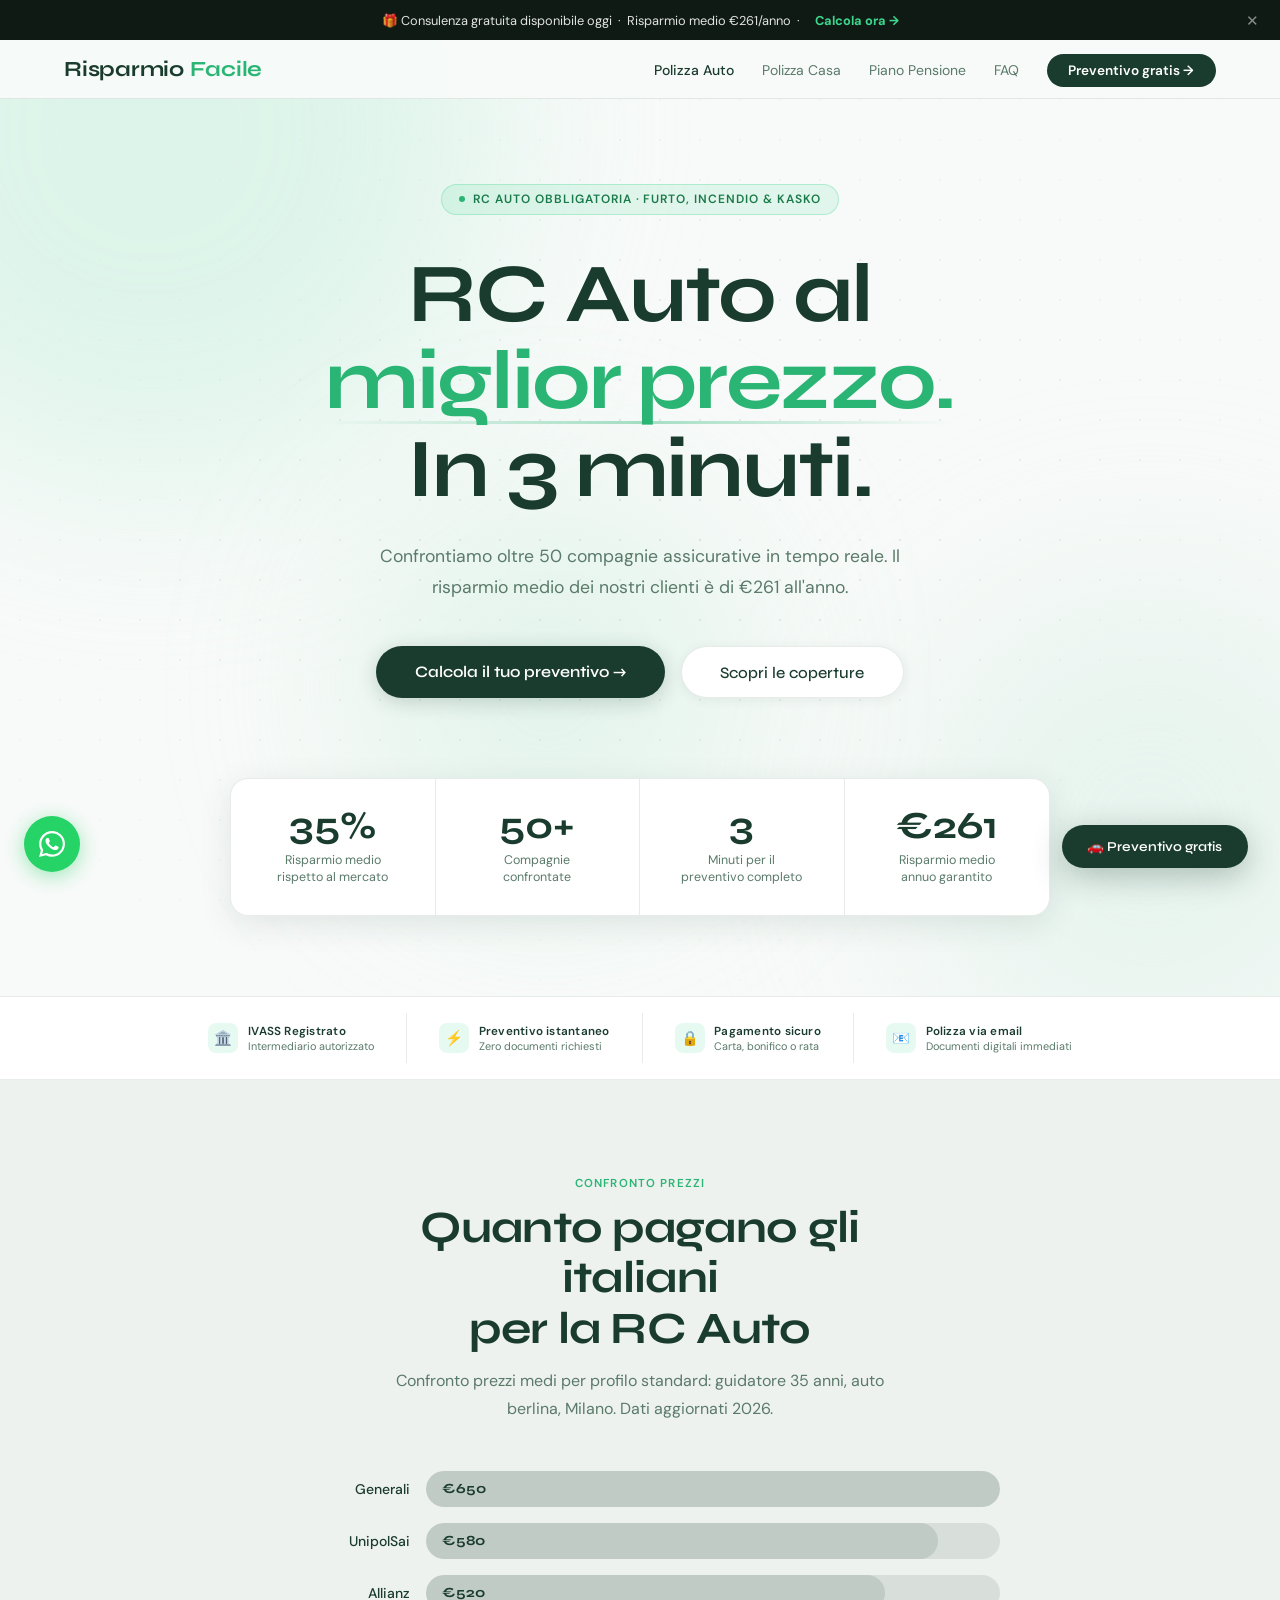
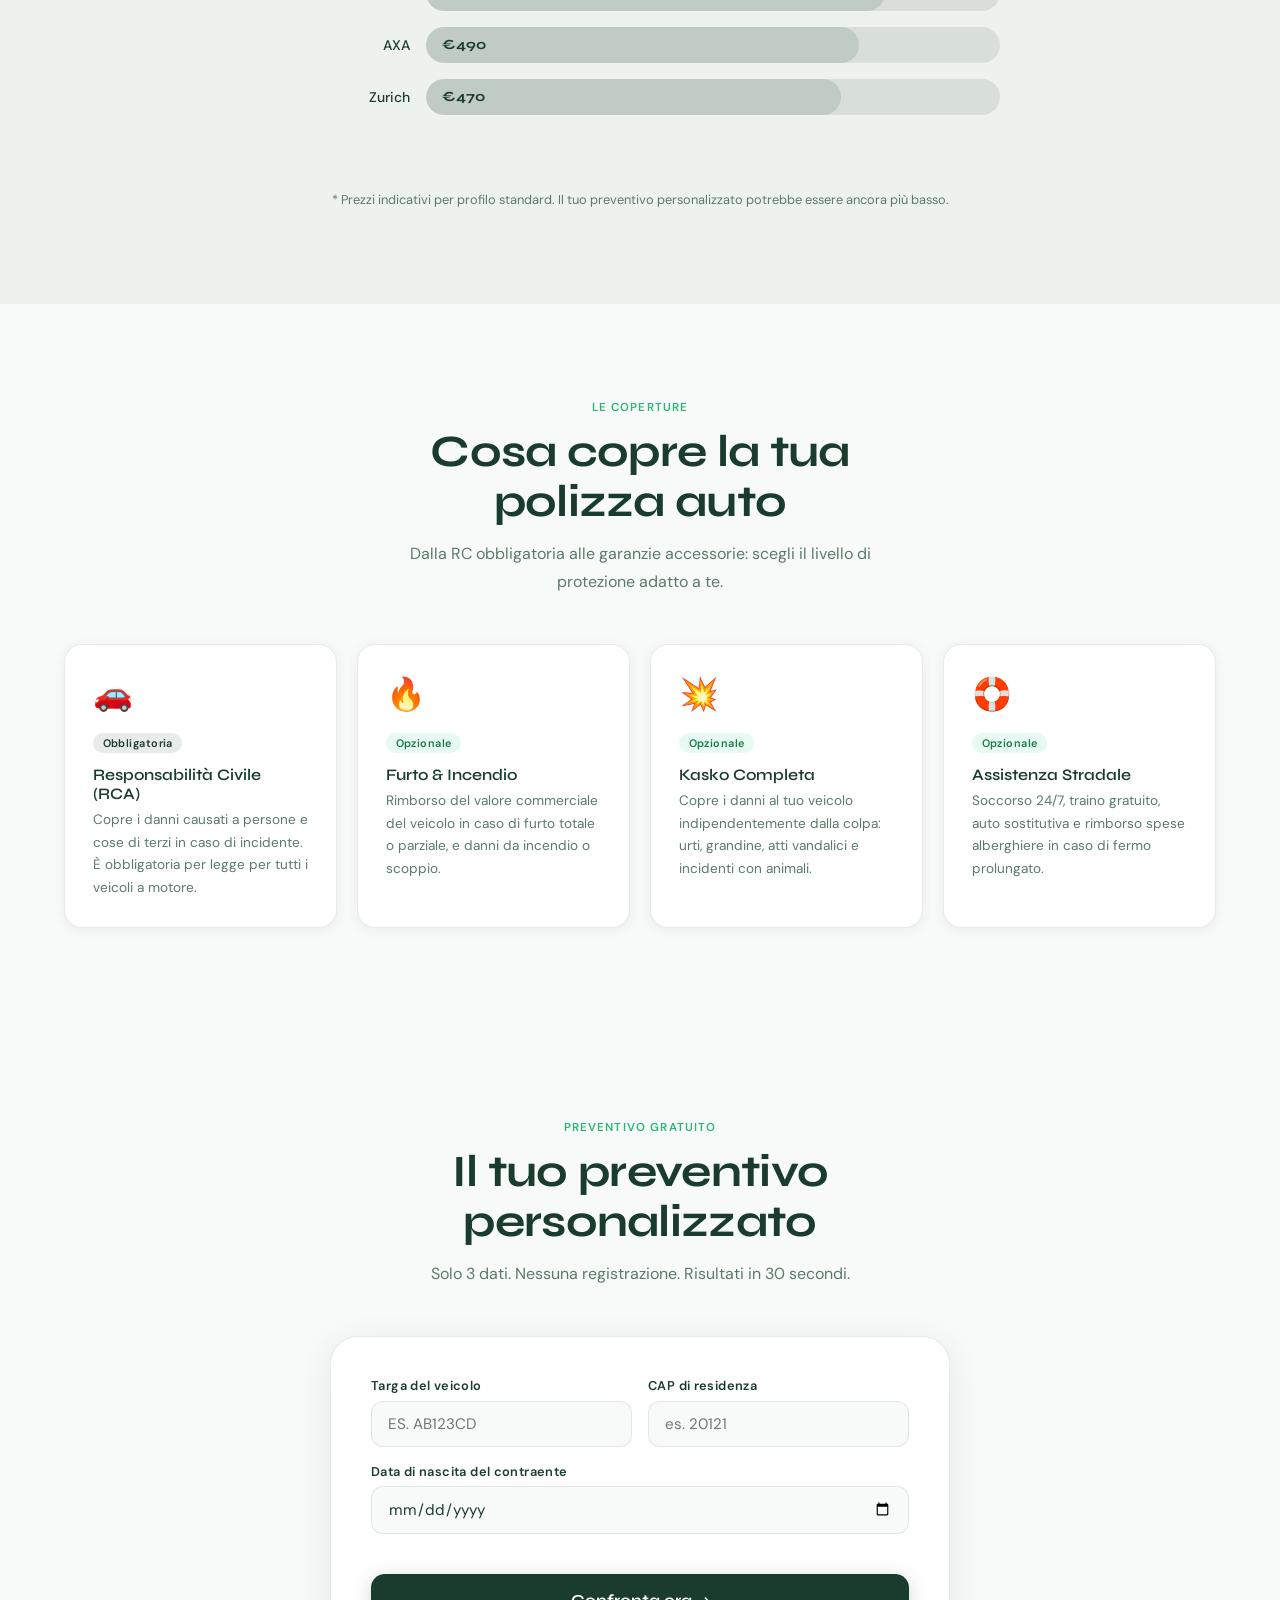
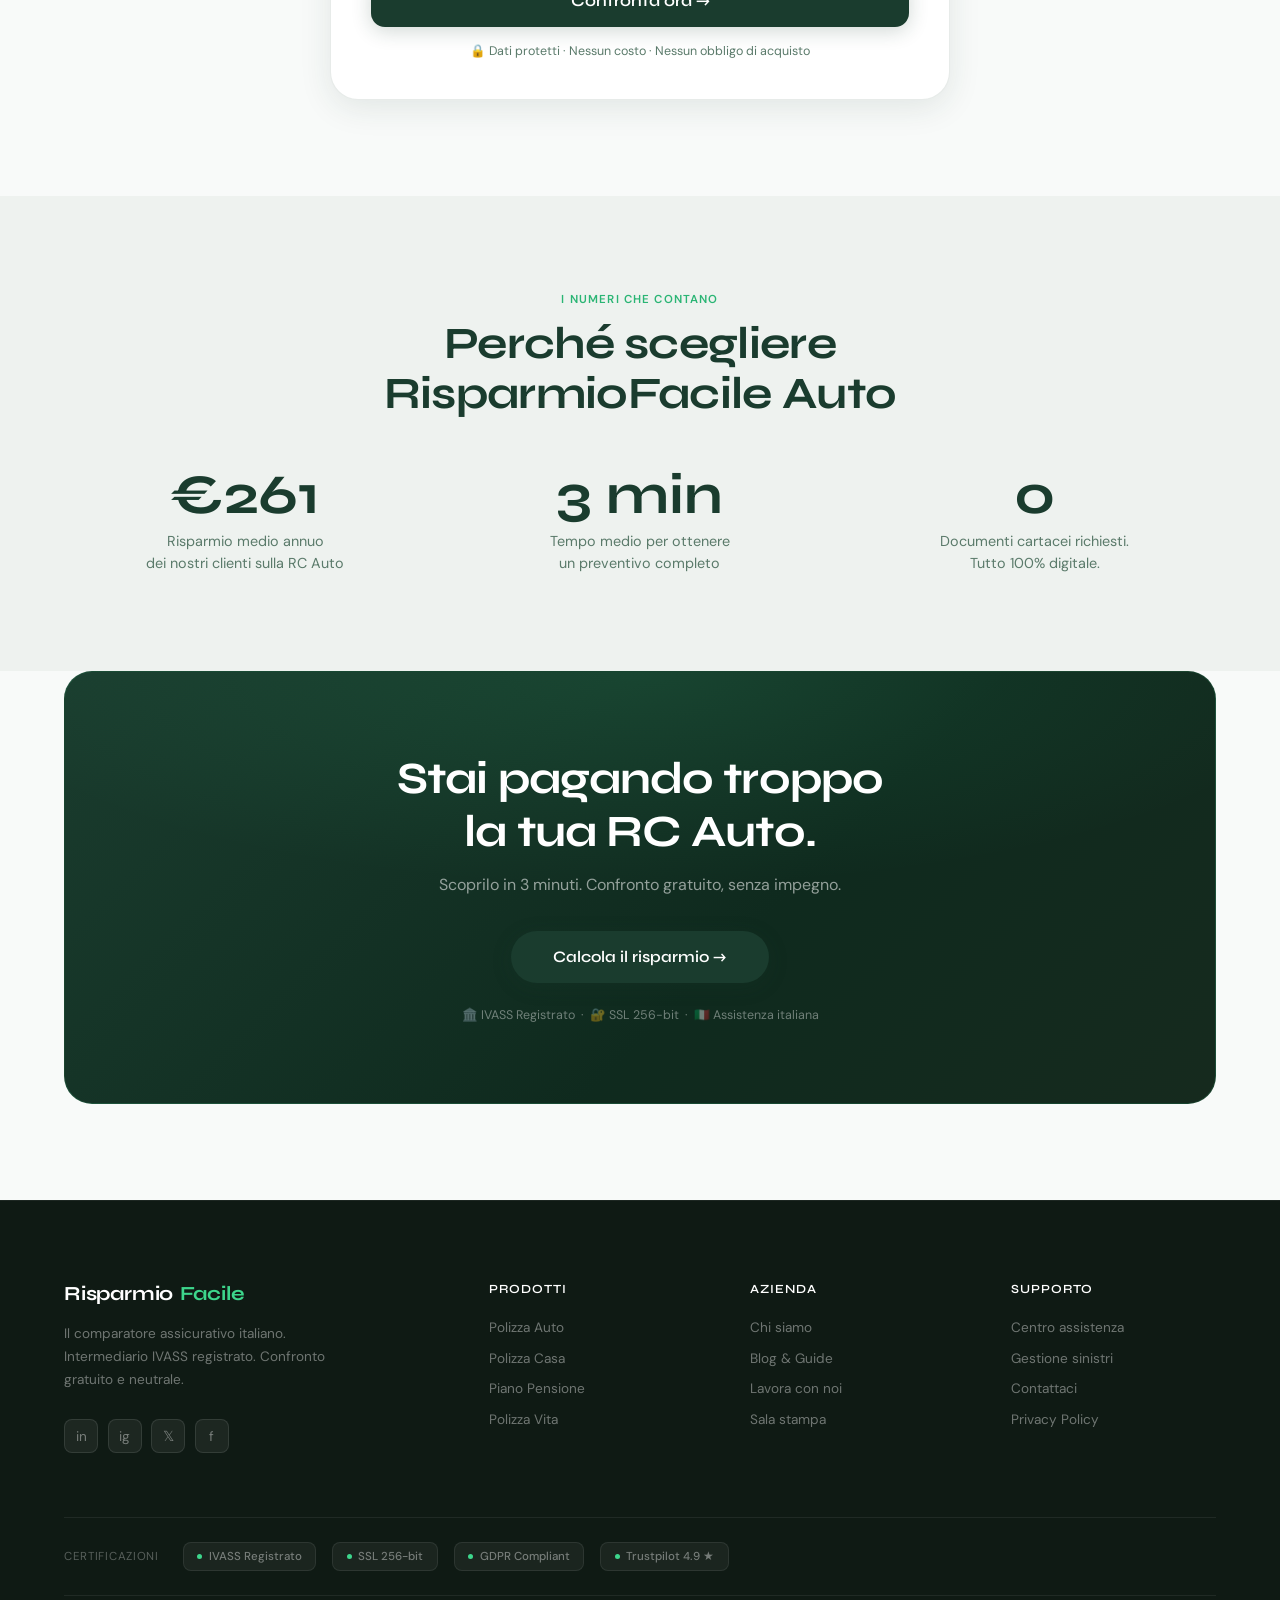
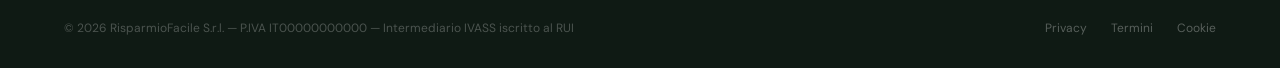
<file: polizza-auto.html>
<!DOCTYPE html>
<html lang="it">
<head>
<meta charset="UTF-8">
<meta name="viewport" content="width=device-width, initial-scale=1.0">
<title>Polizza Auto – RisparmioFacile</title>
<link rel="preconnect" href="https://fonts.googleapis.com">
<link href="https://fonts.googleapis.com/css2?family=Syne:wght@400;600;700;800&family=DM+Sans:ital,wght@0,300;0,400;0,500;1,300&display=swap" rel="stylesheet">
<link rel="stylesheet" href="style.css">
<style>
  /* ── BAR CHART ── */
  .chart-section { background: var(--bg-alt); }
  .bar-chart { max-width: 720px; margin: 3rem auto 0; }
  .bar-row {
    display: flex; align-items: center; gap: 1rem;
    margin-bottom: 1rem;
  }
  .bar-company { width: 130px; font-size: .875rem; font-weight: 500; color: var(--text); text-align: right; flex-shrink: 0; }
  .bar-track { flex: 1; background: var(--border); border-radius: 50px; height: 36px; overflow: hidden; position: relative; }
  .bar-fill {
    height: 100%; border-radius: 50px;
    background: rgba(26,60,46,.12);
    display: flex; align-items: center; padding: 0 1rem;
    transition: width 1.2s cubic-bezier(.22,.68,0,1.2);
    position: relative;
  }
  .bar-fill.best { background: linear-gradient(90deg, var(--green-dark), var(--green)); }
  .bar-price { font-family: 'Syne', sans-serif; font-size: .875rem; font-weight: 700; color: var(--text); white-space: nowrap; }
  .bar-fill.best .bar-price { color: var(--primary); }
  .bar-best-label {
    margin-left: .75rem; background: var(--primary); color: #fff;
    font-size: .68rem; font-weight: 700; padding: .2rem .6rem; border-radius: 50px; white-space: nowrap;
  }
  .chart-note { text-align: center; color: var(--text-muted); font-size: .8rem; margin-top: 1.5rem; }

  /* ── COVERAGES ── */
  .coverage-grid {
    display: grid; grid-template-columns: repeat(auto-fill, minmax(240px,1fr));
    gap: 1.25rem; margin-top: 3rem;
  }
  .coverage-card {
    background: var(--bg-card); border: 1px solid var(--border);
    border-radius: var(--radius); padding: 1.75rem; box-shadow: var(--shadow-sm);
    transition: transform .3s cubic-bezier(.22,.68,0,1.2), box-shadow .3s;
  }
  .coverage-card:hover { transform: translateY(-5px); box-shadow: var(--shadow-lg); border-color: var(--border-green); }
  .cov-icon { font-size: 2rem; margin-bottom: 1rem; display: block; }
  .cov-badge {
    display: inline-block; font-size: .68rem; font-weight: 600; letter-spacing: .04em;
    padding: .2rem .6rem; border-radius: 50px; margin-bottom: .75rem;
  }
  .cov-required { background: rgba(26,60,46,.1); color: var(--primary); }
  .cov-optional { background: rgba(61,214,140,.12); color: #1a7a4a; }
  .coverage-card h3 { font-family: 'Syne', sans-serif; font-size: 1rem; font-weight: 600; margin-bottom: .4rem; color: var(--text); }
  .coverage-card p { font-size: .85rem; color: var(--text-muted); line-height: 1.65; }

  /* ── QUOTE FORM ── */
  .form-section { background: var(--bg); }
  .quote-box {
    max-width: 620px; margin: 3rem auto 0;
    background: var(--bg-card); border: 1px solid var(--border);
    border-radius: var(--radius-lg); padding: 2.5rem;
    box-shadow: var(--shadow-md);
  }
  .form-row { display: grid; grid-template-columns: 1fr 1fr; gap: 1rem; margin-bottom: 1rem; }
  .form-row.single { grid-template-columns: 1fr; }
  .form-group { display: flex; flex-direction: column; gap: .4rem; }
  .form-group label { font-size: .8rem; font-weight: 600; color: var(--text); letter-spacing: .03em; }
  .form-group input, .form-group select {
    padding: .75rem 1rem; border-radius: 12px;
    border: 1px solid var(--border); background: var(--bg);
    font-family: 'DM Sans', sans-serif; font-size: .95rem; color: var(--text);
    transition: border-color .2s, box-shadow .2s; outline: none;
  }
  .form-group input:focus, .form-group select:focus {
    border-color: var(--border-green); box-shadow: 0 0 0 3px rgba(61,214,140,.1);
  }
  .form-submit { width: 100%; margin-top: 1.5rem; font-size: 1.05rem; padding: 1rem; border-radius: 14px; }
  .form-note { text-align: center; font-size: .78rem; color: var(--text-muted); margin-top: 1rem; }

  /* ── VALIDATION + LOADING + RESULTS ── */
  .field-err { display:none; color:#d43a2f; font-size:.75rem; margin-top:.2rem; }
  .form-loading { display:none; align-items:center; justify-content:center; gap:1rem; padding:2rem; color:var(--text-muted); font-size:.9rem; margin-top:1.5rem; }
  .spinner { width:28px; height:28px; border:3px solid var(--border); border-top-color:var(--green-dark); border-radius:50%; animation:spin .8s linear infinite; }
  @keyframes spin { to { transform:rotate(360deg); } }
  .results-wrap { display:none; margin-top:1.5rem; animation:fadeUp .4s ease-out; }
  @keyframes fadeUp { from{opacity:0;transform:translateY(16px);}to{opacity:1;transform:translateY(0);} }
  .res-header { display:flex; justify-content:space-between; align-items:flex-start; flex-wrap:wrap; gap:.75rem; margin-bottom:1rem; }
  .res-title { font-family:'Syne',sans-serif; font-size:1rem; font-weight:700; color:var(--text); display:block; }
  .res-sub { font-size:.78rem; color:var(--text-muted); display:block; margin-top:.25rem; }
  .risk-badge { display:inline-block; font-size:.72rem; font-weight:600; padding:.2rem .6rem; border-radius:50px; margin-left:.5rem; }
  .risk-high { background:rgba(212,58,47,.1); color:#d43a2f; }
  .risk-mid  { background:rgba(230,160,0,.12); color:#a06000; }
  .risk-low  { background:rgba(61,214,140,.12); color:#1a7a4a; }
  .res-table { width:100%; border-collapse:collapse; font-size:.875rem; }
  .res-table thead th { padding:.6rem .75rem; text-align:left; font-size:.72rem; font-weight:600; letter-spacing:.04em; text-transform:uppercase; color:var(--text-muted); border-bottom:2px solid var(--border); }
  .res-table tbody td { padding:.75rem; vertical-align:middle; border-bottom:1px solid var(--border); color:var(--text-muted); }
  .res-table tbody td:first-child { color:var(--text); }
  .res-table tbody tr.best-row td { background:rgba(61,214,140,.06); }
  .res-table tbody tr:last-child td { border-bottom:none; }
  .best-badge { display:inline-block; background:var(--green-dark); color:#fff; font-size:.65rem; font-weight:700; padding:.15rem .5rem; border-radius:50px; margin-left:.5rem; vertical-align:middle; }
  .res-price { font-family:'Syne',sans-serif; font-weight:700; color:var(--primary); white-space:nowrap; }
  .btn-attiva { background:var(--primary); color:#fff; border:none; border-radius:8px; padding:.45rem .9rem; font-size:.8rem; font-weight:600; cursor:pointer; transition:background .2s,transform .15s; font-family:'DM Sans',sans-serif; }
  .btn-attiva:hover { background:var(--green-dark); transform:translateY(-1px); }
  .res-note { font-size:.72rem; color:var(--text-muted); margin-top:.75rem; }

  /* ── BENEFITS ── */
  .benefits-section { background: var(--bg-alt); }
  .benefits-row {
    display: grid; grid-template-columns: repeat(3,1fr);
    gap: 2rem; margin-top: 3rem;
  }
  .benefit-item { text-align: center; }
  .benefit-num {
    font-family: 'Syne', sans-serif;
    font-size: clamp(2.2rem,5vw,3.5rem); font-weight: 700;
    color: var(--primary); display: block; line-height: 1;
  }
  .benefit-label { font-size: .9rem; color: var(--text-muted); margin-top: .5rem; line-height: 1.5; display: block; }

  @media(max-width:600px){
    .form-row { grid-template-columns:1fr; }
    .benefits-row { grid-template-columns:1fr; }
  }
</style>
</head>
<body>

<!-- NAV -->
<nav>
  <a class="logo" href="index.html">Risparmio<span>Facile</span></a>
  <ul>
    <li><a href="polizza-auto.html" class="active">Polizza Auto</a></li>
    <li><a href="polizza-casa.html">Polizza Casa</a></li>
    <li><a href="piano-pensione.html">Piano Pensione</a></li>
    <li><a href="index.html#faq">FAQ</a></li>
    <li><a href="#preventivo" class="nav-cta">Preventivo gratis →</a></li>
  </ul>
</nav>

<!-- HERO -->
<section class="hero">
  <div class="hero-grid"></div>
  <div class="blob blob-1"></div><div class="blob blob-2"></div><div class="blob blob-3"></div>

  <div class="hero-eyebrow"><span class="dot"></span>RC Auto obbligatoria · Furto, Incendio & Kasko</div>

  <h1>RC Auto al<br><span class="hero-accent">miglior prezzo.</span><br>In 3 minuti.</h1>

  <p class="hero-sub">Confrontiamo oltre 50 compagnie assicurative in tempo reale. Il risparmio medio dei nostri clienti è di €261 all'anno.</p>

  <div class="hero-actions">
    <a href="#preventivo" class="btn-primary">Calcola il tuo preventivo →</a>
    <a href="#coperture" class="btn-secondary">Scopri le coperture</a>
  </div>

  <div class="hero-stats">
    <div class="hstat">
      <span class="hstat-num" data-target="35" data-suffix="%">0</span>
      <span class="hstat-label">Risparmio medio<br>rispetto al mercato</span>
    </div>
    <div class="hstat">
      <span class="hstat-num" data-target="50" data-suffix="+">0</span>
      <span class="hstat-label">Compagnie<br>confrontate</span>
    </div>
    <div class="hstat">
      <span class="hstat-num" data-target="3">0</span>
      <span class="hstat-label">Minuti per il<br>preventivo completo</span>
    </div>
    <div class="hstat">
      <span class="hstat-num" data-prefix="€" data-target="261">0</span>
      <span class="hstat-label">Risparmio medio<br>annuo garantito</span>
    </div>
  </div>
</section>

<!-- TRUST BAR -->
<div class="trust-bar">
  <div class="tb-item"><div class="tb-icon">🏛️</div><div><span class="tb-label">IVASS Registrato</span><span class="tb-sub">Intermediario autorizzato</span></div></div>
  <div class="tb-item"><div class="tb-icon">⚡</div><div><span class="tb-label">Preventivo istantaneo</span><span class="tb-sub">Zero documenti richiesti</span></div></div>
  <div class="tb-item"><div class="tb-icon">🔒</div><div><span class="tb-label">Pagamento sicuro</span><span class="tb-sub">Carta, bonifico o rata</span></div></div>
  <div class="tb-item"><div class="tb-icon">📧</div><div><span class="tb-label">Polizza via email</span><span class="tb-sub">Documenti digitali immediati</span></div></div>
</div>

<!-- BAR CHART -->
<section class="chart-section">
  <div class="centered">
    <span class="section-label">Confronto prezzi</span>
    <h2 class="section-title">Quanto pagano gli italiani<br>per la RC Auto</h2>
    <p class="section-sub">Confronto prezzi medi per profilo standard: guidatore 35 anni, auto berlina, Milano. Dati aggiornati 2026.</p>
  </div>

  <div class="bar-chart">
    <div class="bar-row reveal">
      <div class="bar-company">Generali</div>
      <div class="bar-track"><div class="bar-fill" style="width:0" data-width="100%"><span class="bar-price">€650</span></div></div>
    </div>
    <div class="bar-row reveal">
      <div class="bar-company">UnipolSai</div>
      <div class="bar-track"><div class="bar-fill" style="width:0" data-width="89.2%"><span class="bar-price">€580</span></div></div>
    </div>
    <div class="bar-row reveal">
      <div class="bar-company">Allianz</div>
      <div class="bar-track"><div class="bar-fill" style="width:0" data-width="80%"><span class="bar-price">€520</span></div></div>
    </div>
    <div class="bar-row reveal">
      <div class="bar-company">AXA</div>
      <div class="bar-track"><div class="bar-fill" style="width:0" data-width="75.4%"><span class="bar-price">€490</span></div></div>
    </div>
    <div class="bar-row reveal">
      <div class="bar-company">Zurich</div>
      <div class="bar-track"><div class="bar-fill" style="width:0" data-width="72.3%"><span class="bar-price">€470</span></div></div>
    </div>
    <div class="bar-row reveal">
      <div class="bar-company">Nostra selezione</div>
      <div class="bar-track"><div class="bar-fill best" style="width:0" data-width="59.8%"><span class="bar-price">€389</span><span class="bar-best-label">Miglior prezzo</span></div></div>
    </div>
  </div>
  <p class="chart-note">* Prezzi indicativi per profilo standard. Il tuo preventivo personalizzato potrebbe essere ancora più basso.</p>
</section>

<!-- COVERAGES -->
<section id="coperture" style="background:var(--bg)">
  <div class="centered">
    <span class="section-label">Le coperture</span>
    <h2 class="section-title">Cosa copre la tua polizza auto</h2>
    <p class="section-sub">Dalla RC obbligatoria alle garanzie accessorie: scegli il livello di protezione adatto a te.</p>
  </div>
  <div class="coverage-grid">
    <div class="coverage-card reveal">
      <span class="cov-icon">🚗</span>
      <span class="cov-badge cov-required">Obbligatoria</span>
      <h3>Responsabilità Civile (RCA)</h3>
      <p>Copre i danni causati a persone e cose di terzi in caso di incidente. È obbligatoria per legge per tutti i veicoli a motore.</p>
    </div>
    <div class="coverage-card reveal">
      <span class="cov-icon">🔥</span>
      <span class="cov-badge cov-optional">Opzionale</span>
      <h3>Furto & Incendio</h3>
      <p>Rimborso del valore commerciale del veicolo in caso di furto totale o parziale, e danni da incendio o scoppio.</p>
    </div>
    <div class="coverage-card reveal">
      <span class="cov-icon">💥</span>
      <span class="cov-badge cov-optional">Opzionale</span>
      <h3>Kasko Completa</h3>
      <p>Copre i danni al tuo veicolo indipendentemente dalla colpa: urti, grandine, atti vandalici e incidenti con animali.</p>
    </div>
    <div class="coverage-card reveal">
      <span class="cov-icon">🛟</span>
      <span class="cov-badge cov-optional">Opzionale</span>
      <h3>Assistenza Stradale</h3>
      <p>Soccorso 24/7, traino gratuito, auto sostitutiva e rimborso spese alberghiere in caso di fermo prolungato.</p>
    </div>
  </div>
</section>

<!-- QUOTE FORM -->
<section id="preventivo" class="form-section">
  <div class="centered">
    <span class="section-label">Preventivo gratuito</span>
    <h2 class="section-title">Il tuo preventivo<br>personalizzato</h2>
    <p class="section-sub">Solo 3 dati. Nessuna registrazione. Risultati in 30 secondi.</p>
  </div>

  <div class="quote-box">
    <div class="form-row">
      <div class="form-group">
        <label>Targa del veicolo</label>
        <input type="text" id="a-targa" placeholder="es. AB123CD" maxlength="7" style="text-transform:uppercase">
        <span class="field-err" id="a-targa-err"></span>
      </div>
      <div class="form-group">
        <label>CAP di residenza</label>
        <input type="text" id="a-cap" placeholder="es. 20121" maxlength="5">
        <span class="field-err" id="a-cap-err"></span>
      </div>
    </div>
    <div class="form-row single">
      <div class="form-group">
        <label>Data di nascita del contraente</label>
        <input type="date" id="a-dob">
        <span class="field-err" id="a-dob-err"></span>
      </div>
    </div>
    <button id="a-btn" class="btn-primary form-submit" onclick="confrontaAuto()">
      Confronta ora →
    </button>
    <p class="form-note">🔒 Dati protetti · Nessun costo · Nessun obbligo di acquisto</p>
    <div class="form-loading" id="a-loading"><div class="spinner"></div>Stiamo confrontando le migliori offerte…</div>
    <div class="results-wrap" id="a-results"></div>
  </div>
</section>

<!-- BENEFITS -->
<section class="benefits-section">
  <div class="centered">
    <span class="section-label">I numeri che contano</span>
    <h2 class="section-title">Perché scegliere<br>RisparmioFacile Auto</h2>
  </div>
  <div class="benefits-row">
    <div class="benefit-item reveal">
      <span class="benefit-num">€261</span>
      <span class="benefit-label">Risparmio medio annuo<br>dei nostri clienti sulla RC Auto</span>
    </div>
    <div class="benefit-item reveal">
      <span class="benefit-num">3 min</span>
      <span class="benefit-label">Tempo medio per ottenere<br>un preventivo completo</span>
    </div>
    <div class="benefit-item reveal">
      <span class="benefit-num">0</span>
      <span class="benefit-label">Documenti cartacei richiesti.<br>Tutto 100% digitale.</span>
    </div>
  </div>
</section>

<!-- CTA BANNER -->
<div class="cta-banner">
  <h2>Stai pagando troppo<br>la tua RC Auto.</h2>
  <p>Scoprilo in 3 minuti. Confronto gratuito, senza impegno.</p>
  <a href="#preventivo" class="btn-primary" style="font-size:1rem;padding:1.05rem 2.6rem">Calcola il risparmio →</a>
  <div class="cta-trust-note">🏛️ IVASS Registrato &nbsp;·&nbsp; 🔐 SSL 256-bit &nbsp;·&nbsp; 🇮🇹 Assistenza italiana</div>
</div>

<!-- FOOTER -->
<footer>
  <div class="footer-top">
    <div class="footer-brand">
      <a class="logo" href="index.html">Risparmio<span>Facile</span></a>
      <p class="footer-tagline">Il comparatore assicurativo italiano. Intermediario IVASS registrato. Confronto gratuito e neutrale.</p>
      <div class="footer-social">
        <a class="social-btn" href="#" aria-label="LinkedIn">in</a>
        <a class="social-btn" href="#" aria-label="Instagram">ig</a>
        <a class="social-btn" href="#" aria-label="X">𝕏</a>
        <a class="social-btn" href="#" aria-label="Facebook">f</a>
      </div>
    </div>
    <div class="footer-col">
      <h5>Prodotti</h5>
      <ul>
        <li><a href="polizza-auto.html">Polizza Auto</a></li>
        <li><a href="polizza-casa.html">Polizza Casa</a></li>
        <li><a href="piano-pensione.html">Piano Pensione</a></li>
        <li><a href="#">Polizza Vita</a></li>
      </ul>
    </div>
    <div class="footer-col">
      <h5>Azienda</h5>
      <ul>
        <li><a href="#">Chi siamo</a></li>
        <li><a href="#">Blog & Guide</a></li>
        <li><a href="#">Lavora con noi</a></li>
        <li><a href="#">Sala stampa</a></li>
      </ul>
    </div>
    <div class="footer-col">
      <h5>Supporto</h5>
      <ul>
        <li><a href="#">Centro assistenza</a></li>
        <li><a href="#">Gestione sinistri</a></li>
        <li><a href="#">Contattaci</a></li>
        <li><a href="#">Privacy Policy</a></li>
      </ul>
    </div>
  </div>
  <div class="footer-trust">
    <span class="ftrust-label">Certificazioni</span>
    <div class="ftrust-badge"><span class="ftb-dot"></span> IVASS Registrato</div>
    <div class="ftrust-badge"><span class="ftb-dot"></span> SSL 256-bit</div>
    <div class="ftrust-badge"><span class="ftb-dot"></span> GDPR Compliant</div>
    <div class="ftrust-badge"><span class="ftb-dot"></span> Trustpilot 4.9 ★</div>
  </div>
  <div class="footer-bottom">
    <p>© 2026 RisparmioFacile S.r.l. — P.IVA IT00000000000 — Intermediario IVASS iscritto al RUI</p>
    <div class="footer-links"><a href="#">Privacy</a><a href="#">Termini</a><a href="#">Cookie</a></div>
  </div>
</footer>

<a class="floating-badge" href="#preventivo">🚗 Preventivo gratis</a>

<script>
/* reveal */
const ro=new IntersectionObserver(entries=>{entries.forEach(e=>{if(e.isIntersecting){e.target.classList.add('visible');ro.unobserve(e.target);}});},{threshold:.1,rootMargin:'0px 0px -40px 0px'});
document.querySelectorAll('.reveal').forEach(el=>ro.observe(el));

/* bar chart */
const barObs=new IntersectionObserver(entries=>{entries.forEach(e=>{if(e.isIntersecting){e.target.querySelectorAll('.bar-fill[data-width]').forEach(bar=>{setTimeout(()=>{bar.style.width=bar.dataset.width;},200);});barObs.unobserve(e.target);}});},{threshold:.3});
document.querySelector('.bar-chart')&&barObs.observe(document.querySelector('.bar-chart'));

/* counters */
function animateCounter(el){const target=parseFloat(el.dataset.target),prefix=el.dataset.prefix||'',suffix=el.dataset.suffix||'',isFloat=el.dataset.float!==undefined,dur=1800,start=performance.now();(function step(now){const p=Math.min((now-start)/dur,1),ease=1-Math.pow(1-p,3),val=target*ease;el.textContent=prefix+(isFloat?val.toFixed(1):Math.floor(val))+suffix;if(p<1)requestAnimationFrame(step);})(start);}
const co=new IntersectionObserver(entries=>{entries.forEach(e=>{if(e.isIntersecting){animateCounter(e.target);co.unobserve(e.target);}});},{threshold:.5});
document.querySelectorAll('.hstat-num[data-target]').forEach(el=>co.observe(el));

/* ── HELPERS ── */
function showFe(id,msg){const el=document.getElementById(id);if(el){el.textContent=msg;el.style.display='block';}}
function hideFe(id){const el=document.getElementById(id);if(el){el.textContent='';el.style.display='none';}}
function calcAge(dob){const today=new Date(),born=new Date(dob);let age=today.getFullYear()-born.getFullYear();const m=today.getMonth()-born.getMonth();if(m<0||(m===0&&today.getDate()<born.getDate()))age--;return age;}
function getGeoFactor(cap){const d1=parseInt(cap[0]),d2=parseInt(cap.substring(0,2));if(d1===0)return d2>=7?1.15:1.07;if(d1<=2)return 0.95;if(d1<=4)return 1.0;if(d1<=6)return 1.07;return 1.15;}

/* ── AUTO FORM ── */
function confrontaAuto(){
  const targa=document.getElementById('a-targa').value.trim().toUpperCase();
  const cap=document.getElementById('a-cap').value.trim();
  const dob=document.getElementById('a-dob').value;
  let valid=true;

  if(!/^[A-Z0-9]{5,7}$/.test(targa)){showFe('a-targa-err','Inserisci una targa valida (es. AB123CD)');valid=false;}else hideFe('a-targa-err');
  if(!/^\d{5}$/.test(cap)){showFe('a-cap-err','Inserisci un CAP valido (5 cifre)');valid=false;}else hideFe('a-cap-err');
  if(!dob){showFe('a-dob-err','Seleziona la tua data di nascita');valid=false;}
  else{const age=calcAge(dob);if(age<18){showFe('a-dob-err','Devi avere almeno 18 anni');valid=false;}else if(age>90){showFe('a-dob-err','Data di nascita non valida');valid=false;}else hideFe('a-dob-err');}
  if(!valid)return;

  const btn=document.getElementById('a-btn'),loadEl=document.getElementById('a-loading'),resEl=document.getElementById('a-results');
  btn.disabled=true;btn.textContent='Calcolo in corso…';loadEl.style.display='flex';resEl.style.display='none';

  setTimeout(()=>{
    const age=calcAge(dob),geo=getGeoFactor(cap);
    let af,riskLabel,riskClass;
    if(age<23){af=1.6;riskLabel='Alto';riskClass='risk-high';}
    else if(age<26){af=1.45;riskLabel='Alto';riskClass='risk-high';}
    else if(age<30){af=1.25;riskLabel='Medio';riskClass='risk-mid';}
    else if(age<40){af=1.0;riskLabel='Basso';riskClass='risk-low';}
    else if(age<60){af=0.95;riskLabel='Basso';riskClass='risk-low';}
    else{af=1.08;riskLabel='Medio';riskClass='risk-mid';}

    const companies=[
      {name:'Generali',   base:650,feat:'RC + Furto & Incendio inclusi',   logo:'🛡️'},
      {name:'UnipolSai',  base:580,feat:'RC + Scatola nera inclusa',        logo:'🔵'},
      {name:'Allianz',    base:520,feat:'RC + Kasko + Assistenza h24',      logo:'🔷'},
      {name:'AXA',        base:490,feat:'RC + Assistenza Premium globale',  logo:'⚡'},
      {name:'Zurich',     base:470,feat:'RC + Tutela legale inclusa',       logo:'🟢'},
      {name:'Prima Ass.', base:389,feat:'RC digitale, attivazione in 2 min',logo:'✅'},
    ];
    const results=companies.map(c=>({...c,price:Math.round(c.base*af*geo)})).sort((a,b)=>a.price-b.price);

    let html=`<div class="res-header">
      <div><span class="res-title">🎯 I migliori preventivi per te</span><span class="risk-badge ${riskClass}">Profilo: rischio ${riskLabel}</span></div>
      <span class="res-sub">Ordinate dal prezzo più basso · Prezzi annuali</span>
    </div>
    <table class="res-table"><thead><tr><th>Compagnia</th><th>Copertura inclusa</th><th>Prezzo/anno</th><th></th></tr></thead><tbody>`;
    results.forEach((c,i)=>{const best=i===0;html+=`<tr${best?' class="best-row"':''}>
      <td><strong>${c.logo} ${c.name}</strong>${best?'<span class="best-badge">Miglior prezzo</span>':''}</td>
      <td>${c.feat}</td>
      <td class="res-price">${best?'<strong>':''}€${c.price.toLocaleString('it-IT')}/anno${best?'</strong>':''}</td>
      <td><button class="btn-attiva">Attiva →</button></td></tr>`;});
    html+=`</tbody></table><p class="res-note">* Prezzi personalizzati per profilo età ${age} anni, CAP ${cap}. Cliccando "Attiva" verrai guidato alla sottoscrizione digitale.</p>`;

    btn.disabled=false;btn.textContent='Confronta ora →';
    loadEl.style.display='none';resEl.innerHTML=html;resEl.style.display='block';
    resEl.scrollIntoView({behavior:'smooth',block:'nearest'});
  },1500);
}
/* pre-fill from URL params */
(function(){
  const p=new URLSearchParams(location.search);
  if(p.get('targa')) document.getElementById('a-targa').value=p.get('targa').toUpperCase();
  if(p.get('cap'))   document.getElementById('a-cap').value=p.get('cap');
})();
</script>
<script src="components.js"></script>
</body>
</html>
</file>
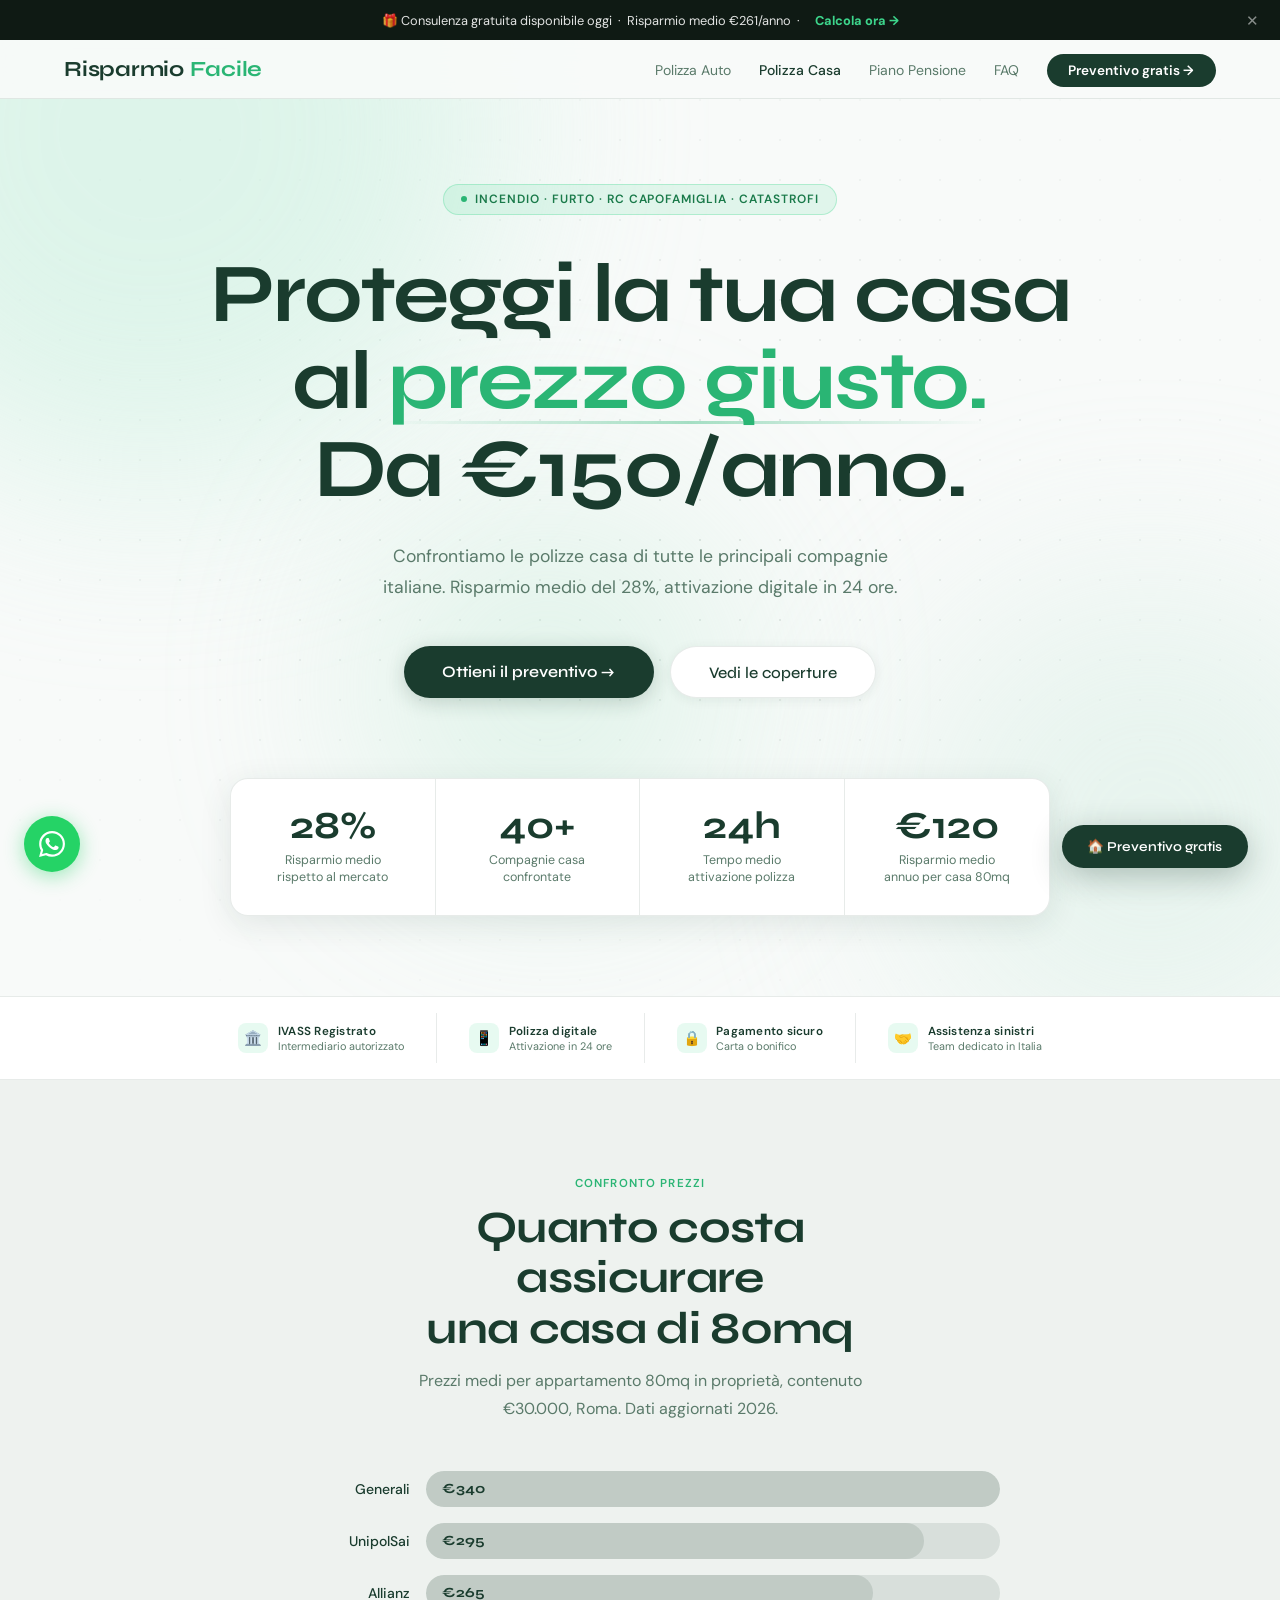
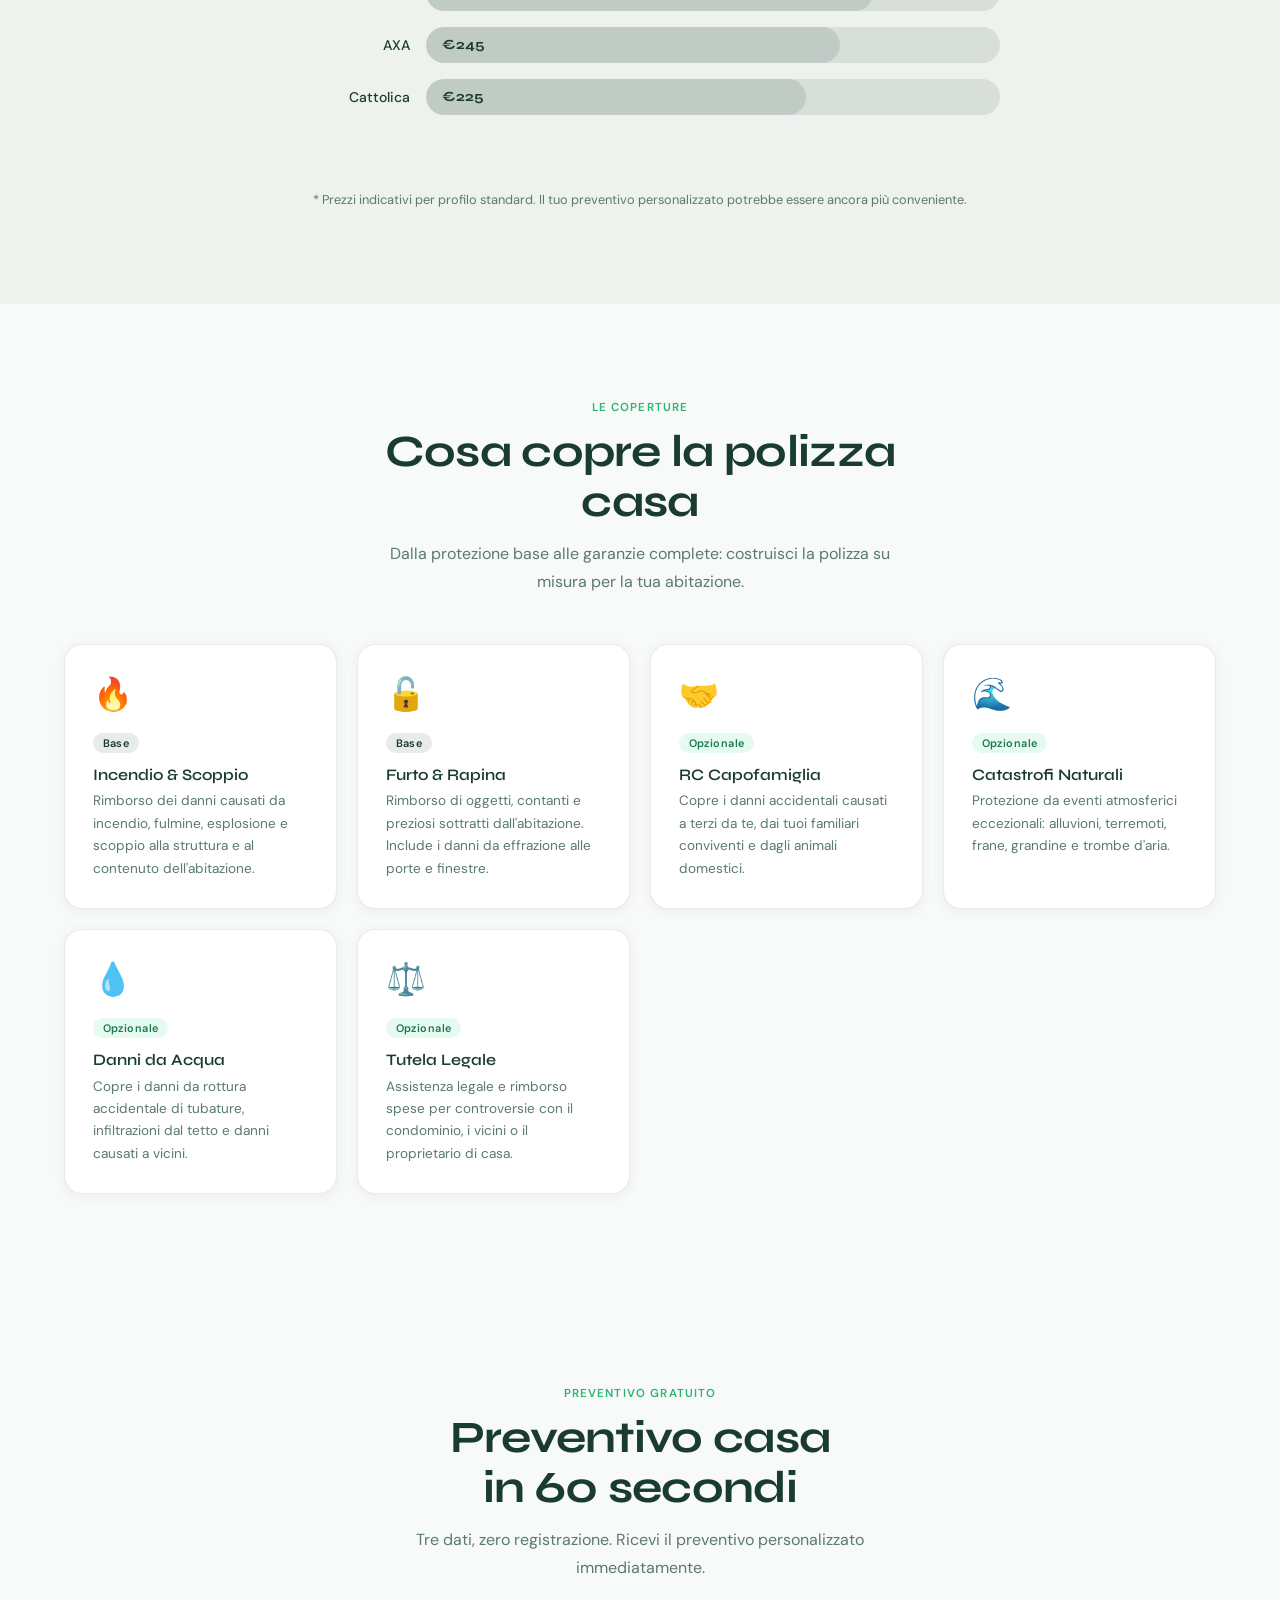
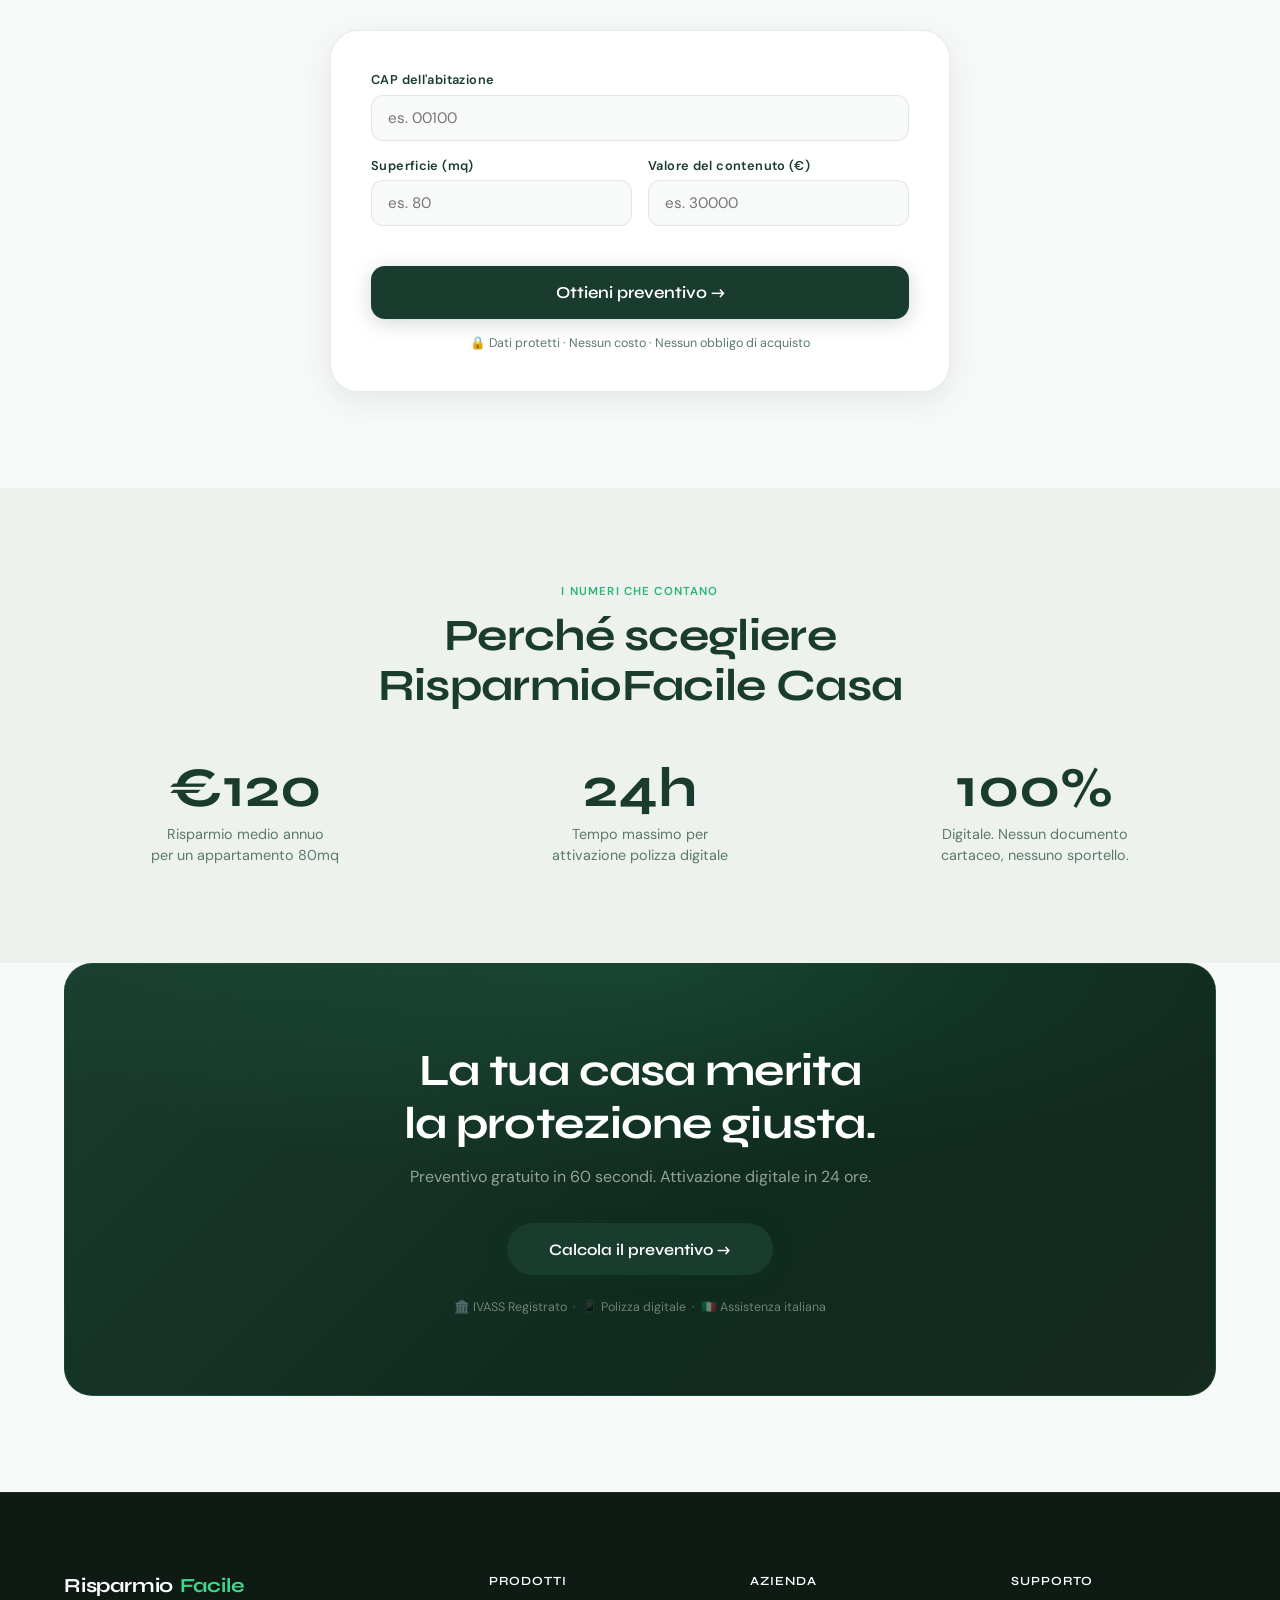
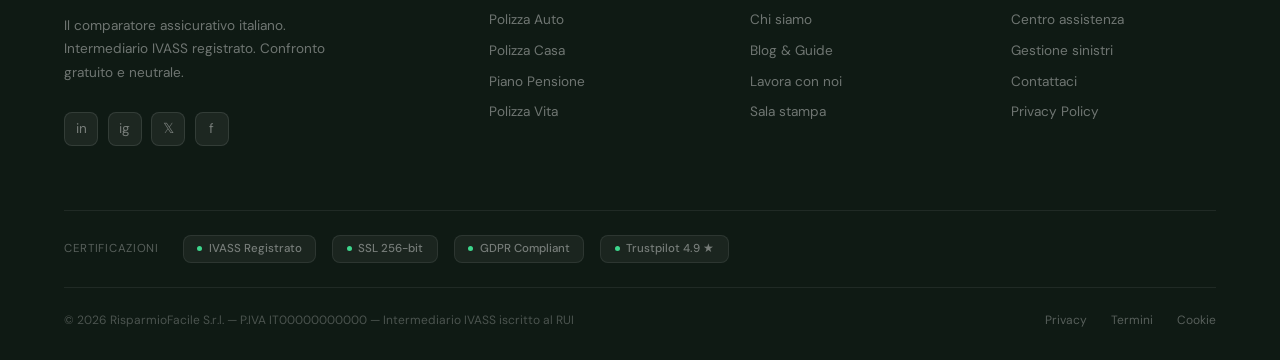
<file: polizza-casa.html>
<!DOCTYPE html>
<html lang="it">
<head>
<meta charset="UTF-8">
<meta name="viewport" content="width=device-width, initial-scale=1.0">
<title>Polizza Casa – RisparmioFacile</title>
<link rel="preconnect" href="https://fonts.googleapis.com">
<link href="https://fonts.googleapis.com/css2?family=Syne:wght@400;600;700;800&family=DM+Sans:ital,wght@0,300;0,400;0,500;1,300&display=swap" rel="stylesheet">
<link rel="stylesheet" href="style.css">
<style>
  /* ── BAR CHART ── */
  .chart-section { background: var(--bg-alt); }
  .bar-chart { max-width: 720px; margin: 3rem auto 0; }
  .bar-row { display:flex; align-items:center; gap:1rem; margin-bottom:1rem; }
  .bar-company { width:130px; font-size:.875rem; font-weight:500; color:var(--text); text-align:right; flex-shrink:0; }
  .bar-track { flex:1; background:var(--border); border-radius:50px; height:36px; overflow:hidden; }
  .bar-fill {
    height:100%; border-radius:50px; background:rgba(26,60,46,.12);
    display:flex; align-items:center; padding:0 1rem;
    transition:width 1.2s cubic-bezier(.22,.68,0,1.2);
  }
  .bar-fill.best { background:linear-gradient(90deg,var(--green-dark),var(--green)); }
  .bar-price { font-family:'Syne',sans-serif; font-size:.875rem; font-weight:700; color:var(--text); white-space:nowrap; }
  .bar-fill.best .bar-price { color:var(--primary); }
  .bar-best-label { margin-left:.75rem; background:var(--primary); color:#fff; font-size:.68rem; font-weight:700; padding:.2rem .6rem; border-radius:50px; white-space:nowrap; }
  .chart-note { text-align:center; color:var(--text-muted); font-size:.8rem; margin-top:1.5rem; }

  /* ── COVERAGE ── */
  .coverage-grid { display:grid; grid-template-columns:repeat(auto-fill,minmax(240px,1fr)); gap:1.25rem; margin-top:3rem; }
  .coverage-card {
    background:var(--bg-card); border:1px solid var(--border); border-radius:var(--radius);
    padding:1.75rem; box-shadow:var(--shadow-sm);
    transition:transform .3s cubic-bezier(.22,.68,0,1.2),box-shadow .3s;
  }
  .coverage-card:hover { transform:translateY(-5px); box-shadow:var(--shadow-lg); border-color:var(--border-green); }
  .cov-icon { font-size:2rem; margin-bottom:1rem; display:block; }
  .cov-badge { display:inline-block; font-size:.68rem; font-weight:600; letter-spacing:.04em; padding:.2rem .6rem; border-radius:50px; margin-bottom:.75rem; }
  .cov-base     { background:rgba(26,60,46,.1); color:var(--primary); }
  .cov-optional { background:rgba(61,214,140,.12); color:#1a7a4a; }
  .coverage-card h3 { font-family:'Syne',sans-serif; font-size:1rem; font-weight:600; margin-bottom:.4rem; color:var(--text); }
  .coverage-card p  { font-size:.85rem; color:var(--text-muted); line-height:1.65; }

  /* ── FORM ── */
  .form-section { background: var(--bg); }
  .quote-box {
    max-width:620px; margin:3rem auto 0;
    background:var(--bg-card); border:1px solid var(--border);
    border-radius:var(--radius-lg); padding:2.5rem; box-shadow:var(--shadow-md);
  }
  .form-row { display:grid; grid-template-columns:1fr 1fr; gap:1rem; margin-bottom:1rem; }
  .form-row.single { grid-template-columns:1fr; }
  .form-group { display:flex; flex-direction:column; gap:.4rem; }
  .form-group label { font-size:.8rem; font-weight:600; color:var(--text); letter-spacing:.03em; }
  .form-group input, .form-group select {
    padding:.75rem 1rem; border-radius:12px; border:1px solid var(--border);
    background:var(--bg); font-family:'DM Sans',sans-serif;
    font-size:.95rem; color:var(--text); outline:none; transition:border-color .2s,box-shadow .2s;
  }
  .form-group input:focus, .form-group select:focus { border-color:var(--border-green); box-shadow:0 0 0 3px rgba(61,214,140,.1); }
  .form-submit { width:100%; margin-top:1.5rem; font-size:1.05rem; padding:1rem; border-radius:14px; }
  .form-note { text-align:center; font-size:.78rem; color:var(--text-muted); margin-top:1rem; }

  /* ── VALIDATION + LOADING + RESULTS ── */
  .field-err { display:none; color:#d43a2f; font-size:.75rem; margin-top:.2rem; }
  .form-loading { display:none; align-items:center; justify-content:center; gap:1rem; padding:2rem; color:var(--text-muted); font-size:.9rem; margin-top:1.5rem; }
  .spinner { width:28px; height:28px; border:3px solid var(--border); border-top-color:var(--green-dark); border-radius:50%; animation:spin .8s linear infinite; }
  @keyframes spin { to { transform:rotate(360deg); } }
  .results-wrap { display:none; margin-top:1.5rem; animation:fadeUp .4s ease-out; }
  @keyframes fadeUp { from{opacity:0;transform:translateY(16px);}to{opacity:1;transform:translateY(0);} }
  .res-header { display:flex; justify-content:space-between; align-items:flex-start; flex-wrap:wrap; gap:.75rem; margin-bottom:1rem; }
  .res-title { font-family:'Syne',sans-serif; font-size:1rem; font-weight:700; color:var(--text); display:block; }
  .res-sub { font-size:.78rem; color:var(--text-muted); display:block; margin-top:.25rem; }
  .res-table { width:100%; border-collapse:collapse; font-size:.875rem; }
  .res-table thead th { padding:.6rem .75rem; text-align:left; font-size:.72rem; font-weight:600; letter-spacing:.04em; text-transform:uppercase; color:var(--text-muted); border-bottom:2px solid var(--border); }
  .res-table tbody td { padding:.75rem; vertical-align:middle; border-bottom:1px solid var(--border); color:var(--text-muted); }
  .res-table tbody td:first-child { color:var(--text); }
  .res-table tbody tr.best-row td { background:rgba(61,214,140,.06); }
  .res-table tbody tr:last-child td { border-bottom:none; }
  .best-badge { display:inline-block; background:var(--green-dark); color:#fff; font-size:.65rem; font-weight:700; padding:.15rem .5rem; border-radius:50px; margin-left:.5rem; vertical-align:middle; }
  .res-price { font-family:'Syne',sans-serif; font-weight:700; color:var(--primary); white-space:nowrap; }
  .btn-attiva { background:var(--primary); color:#fff; border:none; border-radius:8px; padding:.45rem .9rem; font-size:.8rem; font-weight:600; cursor:pointer; transition:background .2s,transform .15s; font-family:'DM Sans',sans-serif; }
  .btn-attiva:hover { background:var(--green-dark); transform:translateY(-1px); }
  .res-note { font-size:.72rem; color:var(--text-muted); margin-top:.75rem; }

  /* ── BENEFITS ── */
  .benefits-section { background:var(--bg-alt); }
  .benefits-row { display:grid; grid-template-columns:repeat(3,1fr); gap:2rem; margin-top:3rem; }
  .benefit-item { text-align:center; }
  .benefit-num { font-family:'Syne',sans-serif; font-size:clamp(2.2rem,5vw,3.5rem); font-weight:700; color:var(--primary); display:block; line-height:1; }
  .benefit-label { font-size:.9rem; color:var(--text-muted); margin-top:.5rem; line-height:1.5; display:block; }

  @media(max-width:600px){
    .form-row { grid-template-columns:1fr; }
    .benefits-row { grid-template-columns:1fr; }
  }
</style>
</head>
<body>

<!-- NAV -->
<nav>
  <a class="logo" href="index.html">Risparmio<span>Facile</span></a>
  <ul>
    <li><a href="polizza-auto.html">Polizza Auto</a></li>
    <li><a href="polizza-casa.html" class="active">Polizza Casa</a></li>
    <li><a href="piano-pensione.html">Piano Pensione</a></li>
    <li><a href="index.html#faq">FAQ</a></li>
    <li><a href="#preventivo" class="nav-cta">Preventivo gratis →</a></li>
  </ul>
</nav>

<!-- HERO -->
<section class="hero">
  <div class="hero-grid"></div>
  <div class="blob blob-1"></div><div class="blob blob-2"></div><div class="blob blob-3"></div>

  <div class="hero-eyebrow"><span class="dot"></span>Incendio · Furto · RC Capofamiglia · Catastrofi</div>

  <h1>Proteggi la tua casa<br>al <span class="hero-accent">prezzo giusto.</span><br>Da €150/anno.</h1>

  <p class="hero-sub">Confrontiamo le polizze casa di tutte le principali compagnie italiane. Risparmio medio del 28%, attivazione digitale in 24 ore.</p>

  <div class="hero-actions">
    <a href="#preventivo" class="btn-primary">Ottieni il preventivo →</a>
    <a href="#coperture" class="btn-secondary">Vedi le coperture</a>
  </div>

  <div class="hero-stats">
    <div class="hstat">
      <span class="hstat-num" data-target="28" data-suffix="%">0</span>
      <span class="hstat-label">Risparmio medio<br>rispetto al mercato</span>
    </div>
    <div class="hstat">
      <span class="hstat-num" data-target="40" data-suffix="+">0</span>
      <span class="hstat-label">Compagnie casa<br>confrontate</span>
    </div>
    <div class="hstat">
      <span class="hstat-num" data-target="24" data-suffix="h">0</span>
      <span class="hstat-label">Tempo medio<br>attivazione polizza</span>
    </div>
    <div class="hstat">
      <span class="hstat-num" data-prefix="€" data-target="120">0</span>
      <span class="hstat-label">Risparmio medio<br>annuo per casa 80mq</span>
    </div>
  </div>
</section>

<!-- TRUST BAR -->
<div class="trust-bar">
  <div class="tb-item"><div class="tb-icon">🏛️</div><div><span class="tb-label">IVASS Registrato</span><span class="tb-sub">Intermediario autorizzato</span></div></div>
  <div class="tb-item"><div class="tb-icon">📱</div><div><span class="tb-label">Polizza digitale</span><span class="tb-sub">Attivazione in 24 ore</span></div></div>
  <div class="tb-item"><div class="tb-icon">🔒</div><div><span class="tb-label">Pagamento sicuro</span><span class="tb-sub">Carta o bonifico</span></div></div>
  <div class="tb-item"><div class="tb-icon">🤝</div><div><span class="tb-label">Assistenza sinistri</span><span class="tb-sub">Team dedicato in Italia</span></div></div>
</div>

<!-- BAR CHART -->
<section class="chart-section">
  <div class="centered">
    <span class="section-label">Confronto prezzi</span>
    <h2 class="section-title">Quanto costa assicurare<br>una casa di 80mq</h2>
    <p class="section-sub">Prezzi medi per appartamento 80mq in proprietà, contenuto €30.000, Roma. Dati aggiornati 2026.</p>
  </div>

  <div class="bar-chart">
    <div class="bar-row reveal">
      <div class="bar-company">Generali</div>
      <div class="bar-track"><div class="bar-fill" style="width:0" data-width="100%"><span class="bar-price">€340</span></div></div>
    </div>
    <div class="bar-row reveal">
      <div class="bar-company">UnipolSai</div>
      <div class="bar-track"><div class="bar-fill" style="width:0" data-width="86.8%"><span class="bar-price">€295</span></div></div>
    </div>
    <div class="bar-row reveal">
      <div class="bar-company">Allianz</div>
      <div class="bar-track"><div class="bar-fill" style="width:0" data-width="77.9%"><span class="bar-price">€265</span></div></div>
    </div>
    <div class="bar-row reveal">
      <div class="bar-company">AXA</div>
      <div class="bar-track"><div class="bar-fill" style="width:0" data-width="72.1%"><span class="bar-price">€245</span></div></div>
    </div>
    <div class="bar-row reveal">
      <div class="bar-company">Cattolica</div>
      <div class="bar-track"><div class="bar-fill" style="width:0" data-width="66.2%"><span class="bar-price">€225</span></div></div>
    </div>
    <div class="bar-row reveal">
      <div class="bar-company">Nostra selezione</div>
      <div class="bar-track"><div class="bar-fill best" style="width:0" data-width="53.5%"><span class="bar-price">€182</span><span class="bar-best-label">Miglior prezzo</span></div></div>
    </div>
  </div>
  <p class="chart-note">* Prezzi indicativi per profilo standard. Il tuo preventivo personalizzato potrebbe essere ancora più conveniente.</p>
</section>

<!-- COVERAGES -->
<section id="coperture" style="background:var(--bg)">
  <div class="centered">
    <span class="section-label">Le coperture</span>
    <h2 class="section-title">Cosa copre la polizza casa</h2>
    <p class="section-sub">Dalla protezione base alle garanzie complete: costruisci la polizza su misura per la tua abitazione.</p>
  </div>
  <div class="coverage-grid">
    <div class="coverage-card reveal">
      <span class="cov-icon">🔥</span>
      <span class="cov-badge cov-base">Base</span>
      <h3>Incendio & Scoppio</h3>
      <p>Rimborso dei danni causati da incendio, fulmine, esplosione e scoppio alla struttura e al contenuto dell'abitazione.</p>
    </div>
    <div class="coverage-card reveal">
      <span class="cov-icon">🔓</span>
      <span class="cov-badge cov-base">Base</span>
      <h3>Furto & Rapina</h3>
      <p>Rimborso di oggetti, contanti e preziosi sottratti dall'abitazione. Include i danni da effrazione alle porte e finestre.</p>
    </div>
    <div class="coverage-card reveal">
      <span class="cov-icon">🤝</span>
      <span class="cov-badge cov-optional">Opzionale</span>
      <h3>RC Capofamiglia</h3>
      <p>Copre i danni accidentali causati a terzi da te, dai tuoi familiari conviventi e dagli animali domestici.</p>
    </div>
    <div class="coverage-card reveal">
      <span class="cov-icon">🌊</span>
      <span class="cov-badge cov-optional">Opzionale</span>
      <h3>Catastrofi Naturali</h3>
      <p>Protezione da eventi atmosferici eccezionali: alluvioni, terremoti, frane, grandine e trombe d'aria.</p>
    </div>
    <div class="coverage-card reveal">
      <span class="cov-icon">💧</span>
      <span class="cov-badge cov-optional">Opzionale</span>
      <h3>Danni da Acqua</h3>
      <p>Copre i danni da rottura accidentale di tubature, infiltrazioni dal tetto e danni causati a vicini.</p>
    </div>
    <div class="coverage-card reveal">
      <span class="cov-icon">⚖️</span>
      <span class="cov-badge cov-optional">Opzionale</span>
      <h3>Tutela Legale</h3>
      <p>Assistenza legale e rimborso spese per controversie con il condominio, i vicini o il proprietario di casa.</p>
    </div>
  </div>
</section>

<!-- QUOTE FORM -->
<section id="preventivo" class="form-section">
  <div class="centered">
    <span class="section-label">Preventivo gratuito</span>
    <h2 class="section-title">Preventivo casa<br>in 60 secondi</h2>
    <p class="section-sub">Tre dati, zero registrazione. Ricevi il preventivo personalizzato immediatamente.</p>
  </div>

  <div class="quote-box">
    <div class="form-row single">
      <div class="form-group">
        <label>CAP dell'abitazione</label>
        <input type="text" id="c-cap" placeholder="es. 00100" maxlength="5">
        <span class="field-err" id="c-cap-err"></span>
      </div>
    </div>
    <div class="form-row">
      <div class="form-group">
        <label>Superficie (mq)</label>
        <input type="number" id="c-mq" placeholder="es. 80" min="20" max="500">
        <span class="field-err" id="c-mq-err"></span>
      </div>
      <div class="form-group">
        <label>Valore del contenuto (€)</label>
        <input type="number" id="c-contenuto" placeholder="es. 30000" min="1000" max="500000">
        <span class="field-err" id="c-contenuto-err"></span>
      </div>
    </div>
    <button id="c-btn" class="btn-primary form-submit" onclick="confrontaCasa()">
      Ottieni preventivo →
    </button>
    <p class="form-note">🔒 Dati protetti · Nessun costo · Nessun obbligo di acquisto</p>
    <div class="form-loading" id="c-loading"><div class="spinner"></div>Stiamo confrontando le migliori offerte…</div>
    <div class="results-wrap" id="c-results"></div>
  </div>
</section>

<!-- BENEFITS -->
<section class="benefits-section">
  <div class="centered">
    <span class="section-label">I numeri che contano</span>
    <h2 class="section-title">Perché scegliere<br>RisparmioFacile Casa</h2>
  </div>
  <div class="benefits-row">
    <div class="benefit-item reveal">
      <span class="benefit-num">€120</span>
      <span class="benefit-label">Risparmio medio annuo<br>per un appartamento 80mq</span>
    </div>
    <div class="benefit-item reveal">
      <span class="benefit-num">24h</span>
      <span class="benefit-label">Tempo massimo per<br>attivazione polizza digitale</span>
    </div>
    <div class="benefit-item reveal">
      <span class="benefit-num">100%</span>
      <span class="benefit-label">Digitale. Nessun documento<br>cartaceo, nessuno sportello.</span>
    </div>
  </div>
</section>

<!-- CTA BANNER -->
<div class="cta-banner">
  <h2>La tua casa merita<br>la protezione giusta.</h2>
  <p>Preventivo gratuito in 60 secondi. Attivazione digitale in 24 ore.</p>
  <a href="#preventivo" class="btn-primary" style="font-size:1rem;padding:1.05rem 2.6rem">Calcola il preventivo →</a>
  <div class="cta-trust-note">🏛️ IVASS Registrato &nbsp;·&nbsp; 📱 Polizza digitale &nbsp;·&nbsp; 🇮🇹 Assistenza italiana</div>
</div>

<!-- FOOTER -->
<footer>
  <div class="footer-top">
    <div class="footer-brand">
      <a class="logo" href="index.html">Risparmio<span>Facile</span></a>
      <p class="footer-tagline">Il comparatore assicurativo italiano. Intermediario IVASS registrato. Confronto gratuito e neutrale.</p>
      <div class="footer-social">
        <a class="social-btn" href="#" aria-label="LinkedIn">in</a>
        <a class="social-btn" href="#" aria-label="Instagram">ig</a>
        <a class="social-btn" href="#" aria-label="X">𝕏</a>
        <a class="social-btn" href="#" aria-label="Facebook">f</a>
      </div>
    </div>
    <div class="footer-col">
      <h5>Prodotti</h5>
      <ul>
        <li><a href="polizza-auto.html">Polizza Auto</a></li>
        <li><a href="polizza-casa.html">Polizza Casa</a></li>
        <li><a href="piano-pensione.html">Piano Pensione</a></li>
        <li><a href="#">Polizza Vita</a></li>
      </ul>
    </div>
    <div class="footer-col">
      <h5>Azienda</h5>
      <ul>
        <li><a href="#">Chi siamo</a></li>
        <li><a href="#">Blog & Guide</a></li>
        <li><a href="#">Lavora con noi</a></li>
        <li><a href="#">Sala stampa</a></li>
      </ul>
    </div>
    <div class="footer-col">
      <h5>Supporto</h5>
      <ul>
        <li><a href="#">Centro assistenza</a></li>
        <li><a href="#">Gestione sinistri</a></li>
        <li><a href="#">Contattaci</a></li>
        <li><a href="#">Privacy Policy</a></li>
      </ul>
    </div>
  </div>
  <div class="footer-trust">
    <span class="ftrust-label">Certificazioni</span>
    <div class="ftrust-badge"><span class="ftb-dot"></span> IVASS Registrato</div>
    <div class="ftrust-badge"><span class="ftb-dot"></span> SSL 256-bit</div>
    <div class="ftrust-badge"><span class="ftb-dot"></span> GDPR Compliant</div>
    <div class="ftrust-badge"><span class="ftb-dot"></span> Trustpilot 4.9 ★</div>
  </div>
  <div class="footer-bottom">
    <p>© 2026 RisparmioFacile S.r.l. — P.IVA IT00000000000 — Intermediario IVASS iscritto al RUI</p>
    <div class="footer-links"><a href="#">Privacy</a><a href="#">Termini</a><a href="#">Cookie</a></div>
  </div>
</footer>

<a class="floating-badge" href="#preventivo">🏠 Preventivo gratis</a>

<script>
/* reveal */
const ro=new IntersectionObserver(entries=>{entries.forEach(e=>{if(e.isIntersecting){e.target.classList.add('visible');ro.unobserve(e.target);}});},{threshold:.1,rootMargin:'0px 0px -40px 0px'});
document.querySelectorAll('.reveal').forEach(el=>ro.observe(el));

/* bar chart */
const barObs=new IntersectionObserver(entries=>{entries.forEach(e=>{if(e.isIntersecting){e.target.querySelectorAll('.bar-fill[data-width]').forEach(bar=>{setTimeout(()=>{bar.style.width=bar.dataset.width;},200);});barObs.unobserve(e.target);}});},{threshold:.3});
document.querySelector('.bar-chart')&&barObs.observe(document.querySelector('.bar-chart'));

/* counters */
function animateCounter(el){const target=parseFloat(el.dataset.target),prefix=el.dataset.prefix||'',suffix=el.dataset.suffix||'',isFloat=el.dataset.float!==undefined,dur=1800,start=performance.now();(function step(now){const p=Math.min((now-start)/dur,1),ease=1-Math.pow(1-p,3),val=target*ease;el.textContent=prefix+(isFloat?val.toFixed(1):Math.floor(val))+suffix;if(p<1)requestAnimationFrame(step);})(start);}
const co=new IntersectionObserver(entries=>{entries.forEach(e=>{if(e.isIntersecting){animateCounter(e.target);co.unobserve(e.target);}});},{threshold:.5});
document.querySelectorAll('.hstat-num[data-target]').forEach(el=>co.observe(el));

/* helpers */
function showFe(id,msg){const el=document.getElementById(id);if(el){el.textContent=msg;el.style.display='block';}}
function hideFe(id){const el=document.getElementById(id);if(el){el.textContent='';el.style.display='none';}}
function getGeoFactorCasa(cap){const d1=parseInt(cap[0]);if(d1<=2)return 0.90;if(d1<=4)return 0.95;if(d1<=6)return 1.0;return 1.05;}
function getZoneName(cap){const d1=parseInt(cap[0]);if(d1<=2)return 'Nord-Ovest';if(d1<=4)return 'Nord-Est';if(d1<=6)return 'Centro';return 'Sud e Isole';}

/* pre-fill from URL params */
(function(){
  const p=new URLSearchParams(location.search);
  if(p.get('cap')) document.getElementById('c-cap').value=p.get('cap');
  if(p.get('mq'))  document.getElementById('c-mq').value=p.get('mq');
})();

/* ── CASA FORM ── */
function confrontaCasa() {
  const cap=document.getElementById('c-cap').value.trim();
  const mq=parseInt(document.getElementById('c-mq').value);
  const contenuto=parseInt(document.getElementById('c-contenuto').value);
  let valid=true;

  if(!/^\d{5}$/.test(cap)){showFe('c-cap-err','Inserisci un CAP valido (5 cifre)');valid=false;}else hideFe('c-cap-err');
  if(!mq||mq<20||mq>500){showFe('c-mq-err','Superficie tra 20 e 500 mq');valid=false;}else hideFe('c-mq-err');
  if(!contenuto||contenuto<1000){showFe('c-contenuto-err','Valore minimo €1.000');valid=false;}else hideFe('c-contenuto-err');
  if(!valid) return;

  const btn=document.getElementById('c-btn'),loadEl=document.getElementById('c-loading'),resEl=document.getElementById('c-results');
  btn.disabled=true;btn.textContent='Calcolo in corso…';loadEl.style.display='flex';resEl.style.display='none';

  setTimeout(()=>{
    const geo=getGeoFactorCasa(cap);
    const base=(1.80*mq)+(0.003*contenuto);
    const companies=[
      {name:'Generali',    mult:1.453,feat:'Incendio + Furto + RC Famiglia',  logo:'🛡️'},
      {name:'UnipolSai',   mult:1.261,feat:'Incendio + Furto + Danni Acqua',  logo:'🔵'},
      {name:'Allianz',     mult:1.132,feat:'Incendio + Furto + Catastrofi',   logo:'🔷'},
      {name:'AXA',         mult:1.047,feat:'Incendio + Furto + Tutela Legale',logo:'⚡'},
      {name:'Cattolica',   mult:0.962,feat:'Incendio + Furto + RC + Danni',   logo:'🟡'},
      {name:'Reale Mutua', mult:0.778,feat:'Copertura completa all-risk',     logo:'✅'},
    ];
    const results=companies.map(c=>({...c,price:Math.round(base*c.mult*geo)})).sort((a,b)=>a.price-b.price);

    let html=`<div class="res-header">
      <div><span class="res-title">🏠 Preventivi per la tua casa</span></div>
      <span class="res-sub">Casa ${mq}mq · Contenuto €${contenuto.toLocaleString('it-IT')} · Zona ${getZoneName(cap)} · Prezzi annuali</span>
    </div>
    <table class="res-table"><thead><tr><th>Compagnia</th><th>Copertura</th><th>Prezzo/anno</th><th></th></tr></thead><tbody>`;
    results.forEach((c,i)=>{const best=i===0;html+=`<tr${best?' class="best-row"':''}>
      <td><strong>${c.logo} ${c.name}</strong>${best?'<span class="best-badge">Miglior prezzo</span>':''}</td>
      <td>${c.feat}</td>
      <td class="res-price">${best?'<strong>':''}€${c.price.toLocaleString('it-IT')}/anno${best?'</strong>':''}</td>
      <td><button class="btn-attiva">Attiva →</button></td></tr>`;});
    html+=`</tbody></table><p class="res-note">* Prezzi personalizzati per ${mq}mq, contenuto €${contenuto.toLocaleString('it-IT')}, zona ${getZoneName(cap)}.</p>`;

    btn.disabled=false;btn.textContent='Ottieni preventivo →';
    loadEl.style.display='none';resEl.innerHTML=html;resEl.style.display='block';
    resEl.scrollIntoView({behavior:'smooth',block:'nearest'});
  },1500);
}
</script>
<script src="components.js"></script>
</body>
</html>
</file>
<file: style.css>
/* ============================================================
   RisparmioFacile — Shared Stylesheet
   ============================================================ */

:root {
  --green: #3dd68c;
  --green-dark: #2ab574;
  --green-soft: rgba(61,214,140,.12);
  --primary: #1a3c2e;
  --text: #1a3c2e;
  --text-2: #2d4a3e;
  --text-muted: #5a7a6a;
  --bg: #f8faf9;
  --bg-alt: #eef2ef;
  --bg-card: #ffffff;
  --border: rgba(26,60,46,.1);
  --border-green: rgba(61,214,140,.28);
  --shadow-sm: 0 2px 12px rgba(26,60,46,.07);
  --shadow-md: 0 8px 32px rgba(26,60,46,.1);
  --shadow-lg: 0 20px 60px rgba(26,60,46,.13);
  --navy: #0f1a14;
  --navy-mid: #162a1e;
  --radius: 18px;
  --radius-lg: 28px;
}

*, *::before, *::after { box-sizing: border-box; margin: 0; padding: 0; }
html { scroll-behavior: smooth; }

body {
  font-family: 'DM Sans', sans-serif;
  background: var(--bg);
  color: var(--text);
  overflow-x: hidden;
}

/* ── NAV ── */
nav {
  position: fixed; top: 0; left: 0; right: 0; z-index: 100;
  display: flex; align-items: center; justify-content: space-between;
  padding: 1rem 5vw;
  background: rgba(248,250,249,0.92);
  backdrop-filter: blur(20px);
  -webkit-backdrop-filter: blur(20px);
  border-bottom: 1px solid var(--border);
}
.logo {
  font-family: 'Syne', sans-serif;
  font-weight: 700; font-size: 1.35rem;
  color: var(--text); text-decoration: none;
  display: flex; align-items: center; gap: .4rem;
  letter-spacing: -.01em;
}
.logo span { color: var(--green-dark); }
nav ul { list-style: none; display: flex; gap: 1.75rem; }
nav ul a {
  text-decoration: none; color: var(--text-muted);
  font-size: .875rem; font-weight: 400; transition: color .2s;
}
nav ul a:hover, nav ul a.active { color: var(--text); font-weight: 500; }
.nav-cta {
  background: var(--primary) !important; color: #fff !important;
  padding: .5rem 1.35rem; border-radius: 50px;
  font-weight: 600 !important; font-size: .85rem !important;
  transition: background .2s, transform .15s !important;
}
.nav-cta:hover { background: var(--green-dark) !important; transform: translateY(-1px); color: var(--primary) !important; }

/* ── BUTTONS ── */
.btn-primary {
  background: var(--primary); color: #fff;
  font-family: 'Syne', sans-serif; font-weight: 600; font-size: 1rem;
  padding: .95rem 2.4rem; border-radius: 50px;
  text-decoration: none; border: none; cursor: pointer;
  transition: transform .2s, box-shadow .2s, background .2s;
  box-shadow: 0 4px 20px rgba(26,60,46,.2); display: inline-block;
}
.btn-primary:hover { background: var(--green-dark); transform: translateY(-3px); box-shadow: 0 10px 36px rgba(26,60,46,.25); color: var(--primary); }
.btn-secondary {
  background: #fff; color: var(--text);
  font-family: 'Syne', sans-serif; font-weight: 500; font-size: 1rem;
  padding: .95rem 2.4rem; border-radius: 50px;
  text-decoration: none; border: 1px solid var(--border);
  transition: border-color .2s, background .2s, box-shadow .2s;
  box-shadow: var(--shadow-sm); display: inline-block;
}
.btn-secondary:hover { border-color: var(--border-green); box-shadow: var(--shadow-md); }

/* ── SECTION LAYOUT ── */
section { padding: 6rem 5vw; position: relative; }
.section-label {
  font-size: .72rem; font-weight: 600; letter-spacing: .1em;
  text-transform: uppercase; color: var(--green-dark);
  margin-bottom: .75rem; display: block;
}
.section-title {
  font-family: 'Syne', sans-serif;
  font-size: clamp(1.9rem, 3.5vw, 2.9rem); font-weight: 700;
  line-height: 1.12; letter-spacing: -.015em;
  max-width: 540px; color: var(--text);
}
.section-sub {
  color: var(--text-muted); font-size: 1rem;
  line-height: 1.75; max-width: 500px; margin-top: .8rem;
}
.centered { text-align: center; }
.centered .section-title, .centered .section-sub { margin-left: auto; margin-right: auto; }

/* ── HERO BASE ── */
.hero {
  min-height: 100vh;
  display: flex; flex-direction: column;
  align-items: center; justify-content: center;
  text-align: center; padding: 9rem 5vw 5rem;
  position: relative; overflow: hidden; background: var(--bg);
}
.hero-grid {
  position: absolute; inset: 0;
  background-image: radial-gradient(circle, rgba(26,60,46,.12) 1px, transparent 1px);
  background-size: 40px 40px; pointer-events: none; z-index: 0;
  mask-image: radial-gradient(ellipse 70% 60% at 50% 50%, black, transparent);
  -webkit-mask-image: radial-gradient(ellipse 70% 60% at 50% 50%, black, transparent);
}
.blob {
  position: absolute; border-radius: 50%;
  filter: blur(100px); pointer-events: none; z-index: 0;
  animation: drift 12s ease-in-out infinite alternate;
}
.blob-1 { width:700px; height:700px; background:#c8f0de; opacity:.55; top:-260px; left:-200px; animation-delay:0s; }
.blob-2 { width:500px; height:500px; background:#d4ede2; opacity:.45; bottom:-80px; right:-120px; animation-delay:-4s; }
.blob-3 { width:380px; height:380px; background:#b8e8d0; opacity:.35; bottom:120px; left:28%; animation-delay:-7s; }
.blob-4 { width:260px; height:260px; background:#3dd68c;  opacity:.07; top:28%; right:8%; animation-delay:-2s; }
.blob-5 { width:220px; height:220px; background:#a8dfc2;  opacity:.3;  top:12%; left:18%; animation-delay:-9s; }
@keyframes drift {
  from { transform: translate(0,0) scale(1); }
  to   { transform: translate(30px,22px) scale(1.08); }
}
.hero > *:not(.blob):not(.hero-grid) { position: relative; z-index: 1; }

.hero-eyebrow {
  display: inline-flex; align-items: center; gap: .5rem;
  background: rgba(61,214,140,.12); border: 1px solid rgba(61,214,140,.3);
  color: #1a7a4a; font-size: .75rem; font-weight: 600;
  letter-spacing: .08em; text-transform: uppercase;
  padding: .4rem 1.1rem; border-radius: 50px; margin-bottom: 2.25rem;
  animation: fadeUp .6s ease both;
}
.hero-eyebrow .dot {
  width: 6px; height: 6px; border-radius: 50%;
  background: var(--green-dark); animation: blink 2s ease-in-out infinite;
}
@keyframes blink { 0%,100%{opacity:1} 50%{opacity:.3} }

.hero h1 {
  font-family: 'Syne', sans-serif;
  font-size: clamp(3rem, 6.5vw, 5.8rem);
  font-weight: 700; line-height: 1.05; letter-spacing: -.025em;
  max-width: 860px; color: var(--text);
  animation: fadeUp .7s .1s ease both;
}
.hero h1 .hero-accent {
  color: var(--green-dark); position: relative; display: inline-block;
}
.hero h1 .hero-accent::after {
  content: ''; position: absolute; bottom: 2px; left: 0; right: 0; height: 3px;
  background: linear-gradient(90deg, transparent, var(--green-dark), transparent);
  border-radius: 2px; opacity: .4;
}
.hero-sub {
  color: var(--text-muted); font-size: 1.1rem; line-height: 1.75;
  max-width: 520px; margin: 1.75rem auto 0;
  animation: fadeUp .7s .2s ease both;
}
.hero-actions {
  display: flex; gap: 1rem; flex-wrap: wrap; justify-content: center;
  margin-top: 2.75rem; animation: fadeUp .7s .3s ease both;
}
@keyframes fadeUp {
  from { opacity: 0; transform: translateY(28px); }
  to   { opacity: 1; transform: translateY(0); }
}

/* hero stats bar */
.hero-stats {
  display: grid; grid-template-columns: repeat(4,1fr);
  border: 1px solid var(--border); border-radius: var(--radius);
  overflow: hidden; margin-top: 5rem; width: 100%; max-width: 820px;
  background: var(--bg-card); box-shadow: var(--shadow-md);
  animation: fadeUp .7s .45s ease both;
}
.hstat {
  padding: 1.75rem 1.5rem; text-align: center;
  border-right: 1px solid var(--border);
}
.hstat:last-child { border-right: none; }
.hstat-num {
  font-family: 'Syne', sans-serif;
  font-size: clamp(1.8rem, 3vw, 2.6rem); font-weight: 700;
  color: var(--primary); display: block; line-height: 1;
}
.hstat-label {
  color: var(--text-muted); font-size: .78rem; font-weight: 400;
  margin-top: .4rem; display: block; line-height: 1.4;
}

/* ── TRUST BAR ── */
.trust-bar {
  background: var(--bg-card);
  border-top: 1px solid var(--border); border-bottom: 1px solid var(--border);
  padding: 1rem 5vw;
  display: flex; align-items: center; justify-content: center;
  gap: 0; flex-wrap: wrap;
}
.tb-item {
  display: flex; align-items: center; gap: .6rem;
  padding: .65rem 2rem; border-right: 1px solid var(--border); white-space: nowrap;
}
.tb-item:last-child { border-right: none; }
.tb-icon {
  width: 30px; height: 30px; background: var(--green-soft); border-radius: 8px;
  display: flex; align-items: center; justify-content: center;
  font-size: .9rem; flex-shrink: 0;
}
.tb-label { font-size: .73rem; font-weight: 600; color: var(--text); letter-spacing: .02em; display: block; }
.tb-sub   { font-size: .68rem; color: var(--text-muted); display: block; }

/* ── CARD BASE ── */
.card {
  background: var(--bg-card); border: 1px solid var(--border);
  border-radius: var(--radius); box-shadow: var(--shadow-sm);
  transition: transform .3s cubic-bezier(.22,.68,0,1.2), border-color .25s, box-shadow .3s;
  will-change: transform;
}
.card:hover { transform: translateY(-6px); border-color: var(--border-green); box-shadow: var(--shadow-lg); }

/* ── PARTNERS ── */
.partners-section { background: var(--primary); }
.partners-section .section-label { color: rgba(61,214,140,.65); }
.partners-section .section-title { color: #fff; }
.partners-row {
  display: flex; flex-wrap: wrap; gap: .85rem;
  justify-content: center; margin-top: 2.75rem;
}
.partner-chip {
  background: rgba(255,255,255,.07); border: 1px solid rgba(255,255,255,.12);
  border-radius: 10px; padding: .6rem 1.35rem;
  font-size: .8rem; font-weight: 400; color: rgba(255,255,255,.6);
  letter-spacing: .03em; transition: border-color .2s, color .2s, background .2s;
}
.partner-chip:hover { border-color: rgba(61,214,140,.35); color: #fff; background: rgba(61,214,140,.08); }

/* ── CTA BANNER ── */
.cta-banner {
  background: linear-gradient(135deg, #1a3c2e 0%, #0f2a1e 60%, #162a1e 100%);
  border: 1px solid rgba(61,214,140,.15); border-radius: var(--radius-lg);
  padding: 5rem 3rem; text-align: center; margin: 0 5vw 6rem;
  position: relative; overflow: hidden;
}
.cta-banner::before {
  content: ''; position: absolute; inset: 0;
  background: radial-gradient(ellipse 60% 50% at 50% 0%, rgba(61,214,140,.12), transparent);
  pointer-events: none;
}
.cta-banner h2 {
  font-family: 'Syne', sans-serif;
  font-size: clamp(1.9rem, 3.5vw, 2.8rem); font-weight: 700;
  letter-spacing: -.02em; margin-bottom: 1rem; color: #fff; position: relative;
}
.cta-banner p {
  color: rgba(255,255,255,.55); font-size: 1rem;
  margin-bottom: 2.25rem; position: relative;
}
.cta-trust-note {
  margin-top: 1.5rem; color: rgba(255,255,255,.4); font-size: .78rem;
  display: flex; align-items: center; justify-content: center; gap: .5rem; position: relative;
}

/* ── FOOTER ── */
footer {
  background: var(--navy); border-top: 1px solid rgba(255,255,255,.06);
  padding: 5rem 5vw 0;
}
.footer-top {
  display: grid; grid-template-columns: 1.8fr 1fr 1fr 1fr;
  gap: 3.5rem; padding-bottom: 4rem;
  border-bottom: 1px solid rgba(255,255,255,.07);
}
.footer-brand .logo { font-size: 1.25rem; margin-bottom: 1rem; display: inline-flex; color: #fff; }
.footer-brand .logo span { color: var(--green); }
.footer-tagline { color: rgba(255,255,255,.4); font-size: .85rem; line-height: 1.7; max-width: 270px; margin-bottom: 1.75rem; }
.footer-social { display: flex; gap: .6rem; }
.social-btn {
  width: 34px; height: 34px; background: rgba(255,255,255,.06);
  border: 1px solid rgba(255,255,255,.1); border-radius: 8px;
  display: flex; align-items: center; justify-content: center;
  font-size: .85rem; text-decoration: none; color: rgba(255,255,255,.4);
  transition: background .2s, border-color .2s, color .2s;
}
.social-btn:hover { background: rgba(61,214,140,.12); border-color: rgba(61,214,140,.3); color: var(--green); }
.footer-col h5 {
  font-family: 'Syne', sans-serif; font-weight: 600; font-size: .78rem;
  text-transform: uppercase; letter-spacing: .08em; margin-bottom: 1.25rem; color: #fff;
}
.footer-col ul { list-style: none; }
.footer-col ul li { margin-bottom: .6rem; }
.footer-col ul a { text-decoration: none; color: rgba(255,255,255,.4); font-size: .85rem; transition: color .2s; }
.footer-col ul a:hover { color: #fff; }
.footer-trust {
  display: flex; align-items: center; gap: 1rem; flex-wrap: wrap;
  padding: 1.5rem 0; border-bottom: 1px solid rgba(255,255,255,.07);
}
.ftrust-label { color: rgba(255,255,255,.3); font-size: .72rem; text-transform: uppercase; letter-spacing: .06em; margin-right: .5rem; }
.ftrust-badge {
  background: rgba(255,255,255,.05); border: 1px solid rgba(255,255,255,.08);
  border-radius: 8px; padding: .35rem .85rem;
  font-size: .72rem; font-weight: 500; color: rgba(255,255,255,.4);
  display: flex; align-items: center; gap: .4rem;
}
.ftrust-badge .ftb-dot { width: 5px; height: 5px; border-radius: 50%; background: var(--green); flex-shrink: 0; }
.footer-bottom {
  display: flex; align-items: center; justify-content: space-between;
  flex-wrap: wrap; gap: 1rem; padding: 1.5rem 0 2rem;
}
.footer-bottom p { color: rgba(255,255,255,.25); font-size: .75rem; }
.footer-links { display: flex; gap: 1.5rem; }
.footer-links a { color: rgba(255,255,255,.3); text-decoration: none; font-size: .75rem; transition: color .2s; }
.footer-links a:hover { color: #fff; }

/* ── FLOATING BADGE ── */
.floating-badge {
  position: fixed; bottom: 2rem; right: 2rem; z-index: 50;
  background: var(--primary); color: #fff;
  font-family: 'Syne', sans-serif; font-weight: 600; font-size: .85rem;
  padding: .8rem 1.6rem; border-radius: 50px;
  box-shadow: 0 8px 32px rgba(26,60,46,.3);
  cursor: pointer; text-decoration: none;
  animation: pulseGlow 2.5s ease-in-out infinite;
  transition: transform .2s; display: flex; align-items: center; gap: .5rem;
}
.floating-badge:hover { transform: scale(1.05); }
@keyframes pulseGlow {
  0%,100% { box-shadow: 0 8px 32px rgba(26,60,46,.3); }
  50%      { box-shadow: 0 8px 52px rgba(26,60,46,.5); }
}

/* ── REVEAL ── */
.reveal { opacity: 0; transform: translateY(28px); transition: opacity .55s ease, transform .55s ease; }
.reveal.visible { opacity: 1; transform: translateY(0); }
.reveal:nth-child(2) { transition-delay: .1s; }
.reveal:nth-child(3) { transition-delay: .18s; }
.reveal:nth-child(4) { transition-delay: .26s; }
.reveal:nth-child(5) { transition-delay: .34s; }
.reveal:nth-child(6) { transition-delay: .42s; }

/* ── STICKY BAR ── */
.sticky-bar {
  position: fixed; top: 0; left: 0; right: 0; z-index: 150;
  background: var(--navy); height: 40px;
  display: flex; align-items: center; justify-content: center; gap: .5rem;
  font-size: .8rem; color: rgba(255,255,255,.88); padding: 0 3rem;
  white-space: nowrap; overflow: hidden; text-overflow: ellipsis;
}
.sticky-bar a { color: var(--green); font-weight: 700; text-decoration: none; margin-left: .25rem; }
.sticky-bar a:hover { text-decoration: underline; }
.sticky-bar-close {
  position: absolute; right: 1rem; top: 50%; transform: translateY(-50%);
  background: none; border: none; color: rgba(255,255,255,.5); cursor: pointer;
  font-size: .95rem; line-height: 1; padding: .3rem;
  transition: color .15s;
}
.sticky-bar-close:hover { color: #fff; }
body.has-sticky { padding-top: 40px; }
body.has-sticky nav { top: 40px; }

/* ── WHATSAPP BUTTON ── */
.wa-btn {
  position: fixed; bottom: 1.75rem; left: 1.5rem; z-index: 140;
  width: 56px; height: 56px; border-radius: 50%;
  background: #25d366; color: #fff; text-decoration: none;
  display: flex; align-items: center; justify-content: center;
  box-shadow: 0 4px 20px rgba(37,211,102,.45);
  transition: transform .2s, box-shadow .2s;
}
.wa-btn:hover { transform: scale(1.08); box-shadow: 0 6px 28px rgba(37,211,102,.6); }
.wa-tooltip {
  position: absolute; left: calc(100% + .75rem); top: 50%; transform: translateY(-50%);
  background: var(--navy); color: #fff; font-size: .78rem; font-weight: 500;
  padding: .4rem .85rem; border-radius: 8px; white-space: nowrap;
  pointer-events: none; opacity: 0; transition: opacity .2s;
}
.wa-btn:hover .wa-tooltip { opacity: 1; }

/* ── EXIT INTENT POPUP ── */
.ei-overlay {
  display: none; position: fixed; inset: 0; z-index: 300;
  background: rgba(15,26,20,.6); backdrop-filter: blur(4px);
  align-items: center; justify-content: center;
}
.ei-overlay.show { display: flex; }
.ei-box {
  background: var(--bg-card); border-radius: var(--radius-lg);
  padding: 2.5rem; max-width: 480px; width: 92%; position: relative;
  box-shadow: var(--shadow-lg); border: 1px solid var(--border-green);
  animation: fadeUp .3s ease-out;
}
.ei-close {
  position: absolute; top: 1rem; right: 1rem;
  background: none; border: none; color: var(--text-muted); cursor: pointer;
  font-size: 1.2rem; line-height: 1; padding: .3rem;
}
.ei-close:hover { color: var(--text); }
.ei-tag { font-size: .7rem; font-weight: 700; letter-spacing: .1em; text-transform: uppercase; color: var(--green-dark); margin-bottom: .75rem; }
.ei-title { font-family: 'Syne', sans-serif; font-size: 1.3rem; font-weight: 700; color: var(--text); margin-bottom: .5rem; line-height: 1.3; }
.ei-sub { font-size: .875rem; color: var(--text-muted); margin-bottom: 1.5rem; line-height: 1.6; }
.ei-input {
  width: 100%; padding: .75rem 1rem; border-radius: 12px;
  border: 1px solid var(--border); background: var(--bg);
  font-family: 'DM Sans', sans-serif; font-size: .95rem; color: var(--text);
  outline: none; margin-bottom: .75rem; box-sizing: border-box;
  transition: border-color .2s, box-shadow .2s;
}
.ei-input:focus { border-color: var(--border-green); box-shadow: 0 0 0 3px rgba(61,214,140,.1); }
.ei-btn {
  width: 100%; padding: 1rem; border-radius: 14px;
  background: var(--green-dark); color: #fff; border: none;
  font-family: 'Syne', sans-serif; font-weight: 700; font-size: 1rem;
  cursor: pointer; transition: background .2s, transform .15s;
}
.ei-btn:hover { background: var(--primary); transform: translateY(-1px); }
.ei-skip { text-align: center; margin-top: .75rem; font-size: .75rem; color: var(--text-muted); cursor: pointer; transition: color .15s; }
.ei-skip:hover { color: var(--text); }

/* ── RESPONSIVE ── */
@media (max-width: 900px) {
  .hero-stats { grid-template-columns: repeat(2,1fr); }
  .footer-top { grid-template-columns: 1fr 1fr; }
}
@media (max-width: 620px) {
  nav ul { display: none; }
  .hero-stats { grid-template-columns: repeat(2,1fr); }
  .footer-top { grid-template-columns: 1fr; }
  .tb-item { border-right: none; border-bottom: 1px solid var(--border); width: 100%; justify-content: center; }
  .tb-item:last-child { border-bottom: none; }
}
</file>
